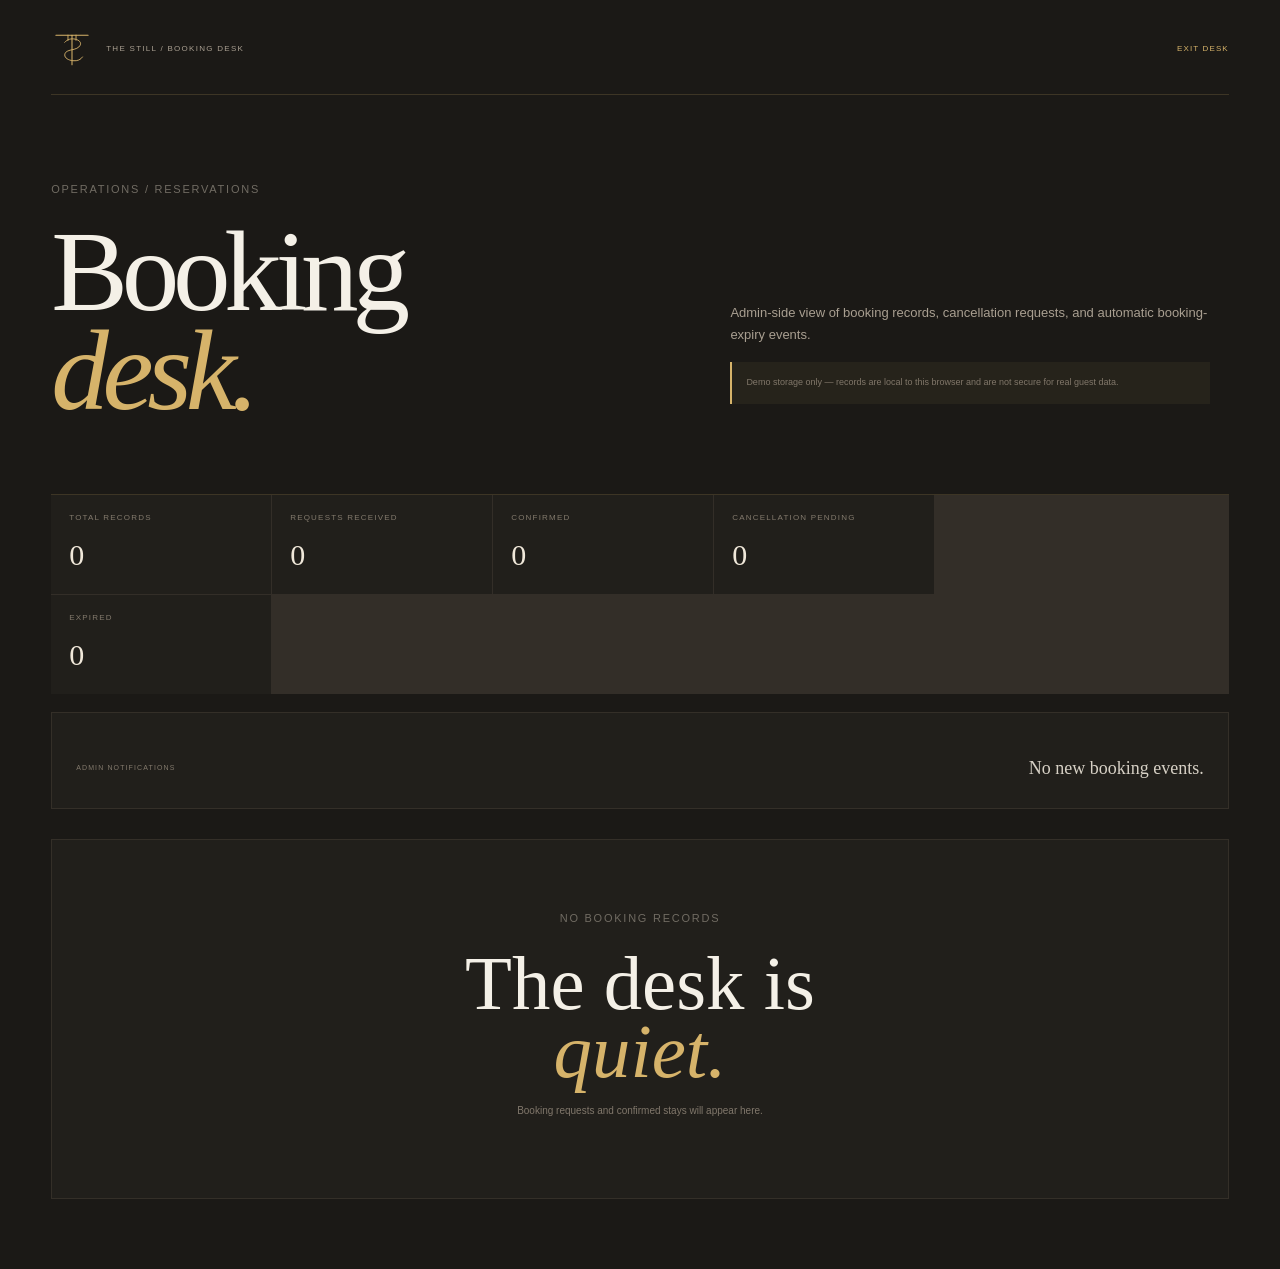
<file: admin-bookings.html>
<!doctype html>
<html lang="en">
<head>
  <meta charset="utf-8">
  <meta name="viewport" content="width=device-width, initial-scale=1">
  <meta name="description" content="The Still Hotel booking desk — front-end demo.">
  <meta name="theme-color" content="#1b1916">
  <title>Admin Booking Desk — The Still Hotel</title>
  <meta name="robots" content="noindex, nofollow">
    <link rel="icon" href="assets/logo-still.svg" type="image/svg+xml">
<link rel="stylesheet" href="css/style.css">
  <link rel="stylesheet" href="css/booking-management.css">
</head>
<body class="page-admin-bookings">
<main class="admin-booking-page">
  <header class="admin-booking-header">
    <a class="admin-booking-brand" href="index.html" aria-label="Back to The Still Hotel">
      <img src="assets/logo-still.svg" alt="">
      <span>THE STILL / BOOKING DESK</span>
    </a>
    <a class="admin-booking-home" href="index.html">Exit desk</a>
  </header>

  <section class="admin-booking-intro">
    <div>
      <p class="eyebrow">Operations / Reservations</p>
      <h1>Booking<br><em>desk.</em></h1>
    </div>
    <div>
      <p>Admin-side view of booking records, cancellation requests, and automatic booking-expiry events.</p>
      <p class="admin-demo-warning">Demo storage only — records are local to this browser and are not secure for real guest data.</p>
    </div>
  </section>

  <section class="admin-booking-table-section">
    <div class="admin-booking-stats" data-admin-stats></div>

    <div class="admin-notifications" data-admin-notifications aria-live="polite"></div>

    <div class="admin-booking-list" data-admin-booking-list aria-live="polite"></div>
  </section>
</main>

<script src="js/booking-flow.js" defer></script>
<script src="js/admin-bookings.js" defer></script>
</body>
</html>
</file>
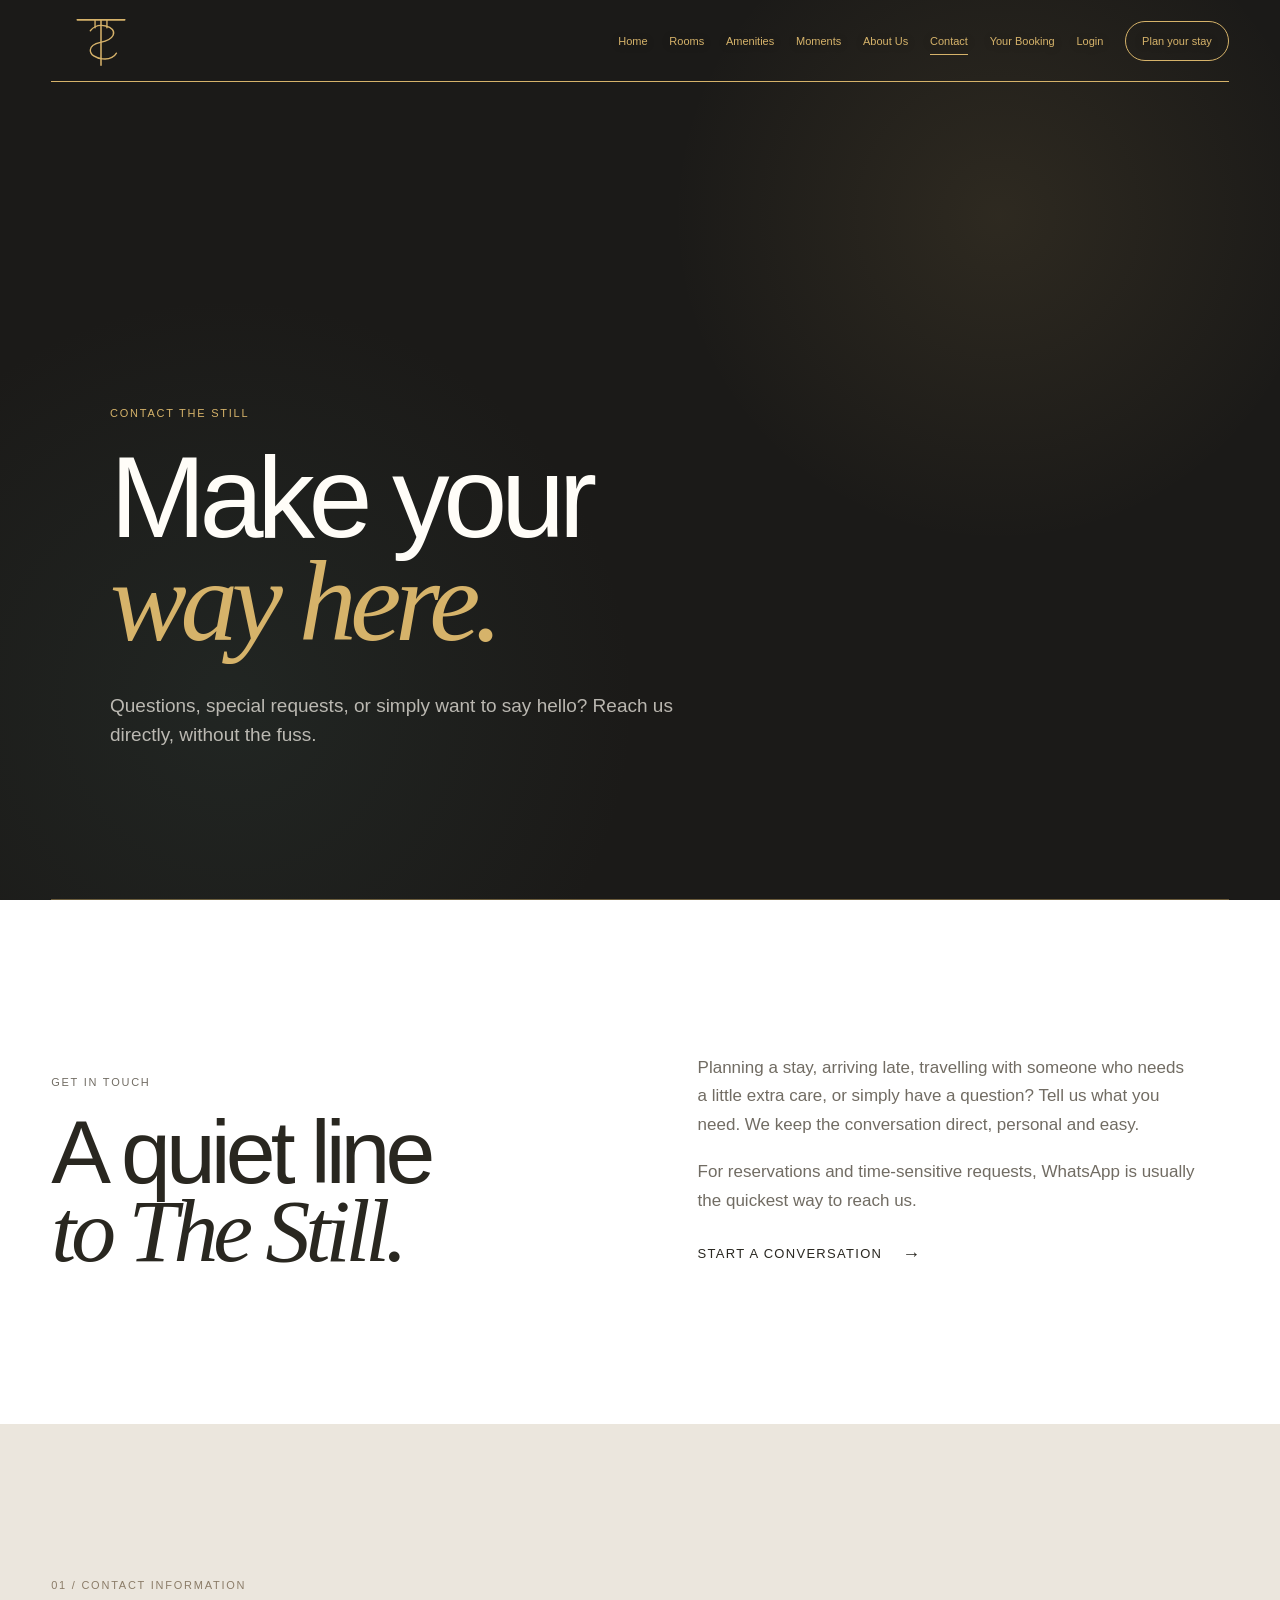
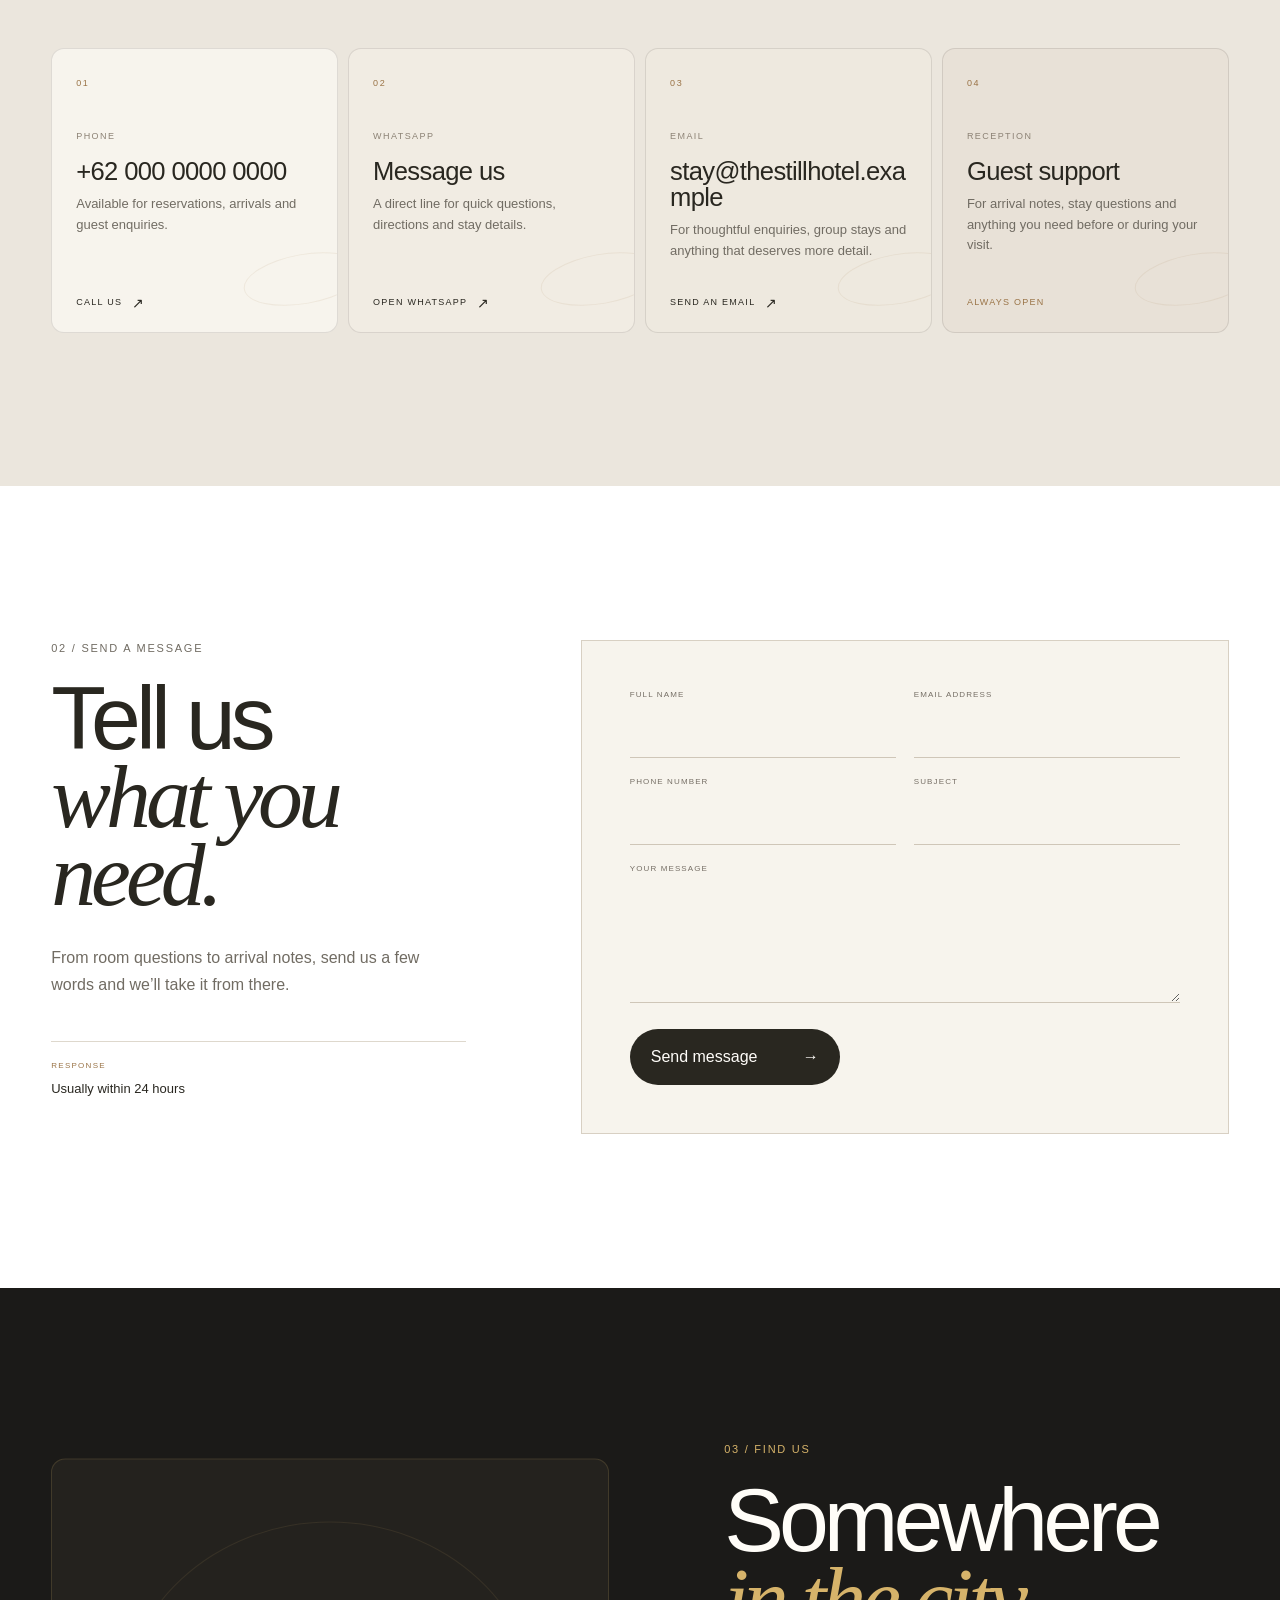
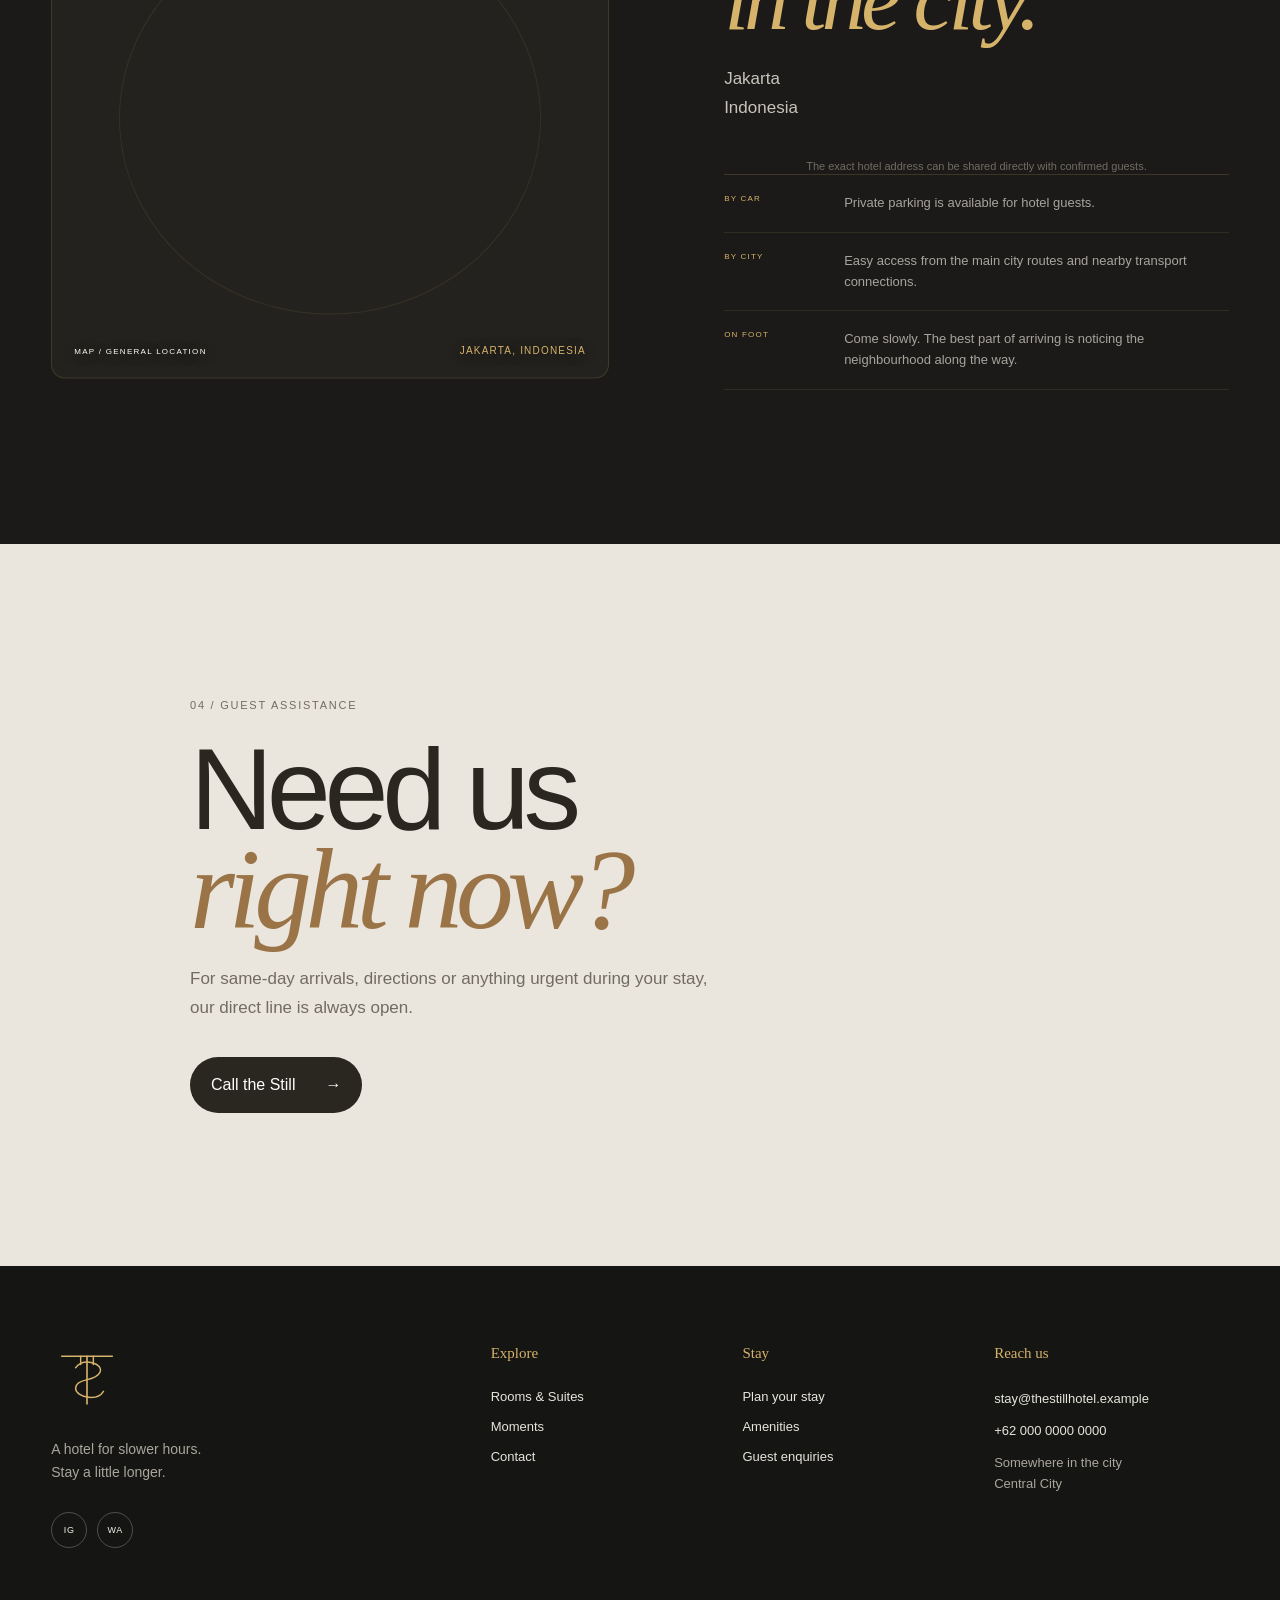
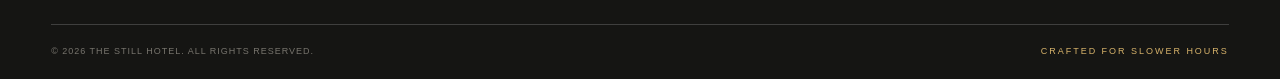
<file: contact.html>
<!doctype html>
<html lang="en">
<head>
  <meta charset="utf-8">
  <meta name="viewport" content="width=device-width, initial-scale=1">
  <meta name="description" content="Contact The Still Hotel for room availability, guest enquiries and your next stay.">
  <title>Contact — The Still Hotel</title>
  <link rel="canonical" href="https://budapesservices-dotcom.github.io/modern-hotel-booking/contact.html">
  <meta property="og:type" content="website">
  <meta property="og:site_name" content="The Still Hotel">
  <meta property="og:title" content="Contact — The Still Hotel">
  <meta property="og:description" content="Contact The Still Hotel for room availability, guest enquiries and your next stay.">
  <meta property="og:url" content="https://budapesservices-dotcom.github.io/modern-hotel-booking/contact.html">
  <meta property="og:image" content="https://images.unsplash.com/photo-1600607687920-4e2a09cf159d?auto=format&fit=crop&w=1200&q=84">
  <meta property="og:image:alt" content="The Still Hotel — a quiet hotel interior">
  <meta name="twitter:card" content="summary_large_image">
  <meta name="twitter:title" content="Contact — The Still Hotel">
  <meta name="twitter:description" content="Contact The Still Hotel for room availability, guest enquiries and your next stay.">
  <meta name="twitter:image" content="https://images.unsplash.com/photo-1600607687920-4e2a09cf159d?auto=format&fit=crop&w=1200&q=84">
  <link rel="preconnect" href="https://images.unsplash.com">
    <link rel="icon" href="assets/logo-still.svg" type="image/svg+xml">
<link rel="stylesheet" href="css/style.css">
</head>
<body class="page-contact">
<header class="site-header signature-header" data-header>
  <a class="brand" href="index.html" aria-label="The Still Hotel home">
    <img class="brand-logo" src="assets/logo-still.svg" alt="">
  </a>
  <nav id="site-nav" class="site-nav" data-nav>
    <a href="index.html">Home</a>
    <a href="rooms.html">Rooms</a>
    <a href="amenities.html">Amenities</a>
    <a href="gallery.html">Moments</a>
    <a href="about.html">About Us</a>
    <a href="contact.html" aria-current="page">Contact</a>
    <a href="your-booking.html">Your Booking</a>
    <a href="login.html">Login</a>
    <a class="nav-book" href="rooms.html">Plan your stay</a>
  </nav>
  <button class="menu-toggle" type="button" aria-expanded="false" aria-label="Open navigation" aria-controls="site-nav" data-menu-toggle>
    <span class="menu-icon" aria-hidden="true"><i></i><i></i><i></i></span>
  </button>
</header>


<main>

  <section class="page-hero section contact-page-hero">
    <div class="page-wrap narrow-hero">
      <p class="eyebrow">Contact The Still</p>
      <h1>Make your<br><em>way here.</em></h1>
      <p>Questions, special requests, or simply want to say hello? Reach us directly, without the fuss.</p>
    </div>
  </section>
<section class="contact-intro section">
    <div class="page-wrap contact-intro-grid">
      <div class="contact-intro-heading">
        <p class="eyebrow">Get in touch</p>
        <h2>A quiet line<br><em>to The Still.</em></h2>
      </div>
      <div class="contact-intro-copy">
        <p>Planning a stay, arriving late, travelling with someone who needs a little extra care, or simply have a question? Tell us what you need. We keep the conversation direct, personal and easy.</p>
        <p>For reservations and time-sensitive requests, WhatsApp is usually the quickest way to reach us.</p>
        <a class="text-link" href="https://wa.me/620000000000" target="_blank" rel="noopener">Start a conversation <span>→</span></a>
      </div>
    </div>
  </section>

  <section class="contact-details-section section">
    <div class="page-wrap">
      <div class="contact-section-label">
        <p class="eyebrow">01 / Contact information</p>
      </div>
      <div class="contact-details-grid">
        <article class="contact-detail-card">
          <span class="contact-detail-index">01</span>
          <p class="contact-detail-label">Phone</p>
          <h3 data-contact-phone>+62 000 0000 0000</h3>
          <p>Available for reservations, arrivals and guest enquiries.</p>
          <a class="contact-detail-action" href="tel:+620000000000">Call us <span>↗</span></a>
        </article>
        <article class="contact-detail-card">
          <span class="contact-detail-index">02</span>
          <p class="contact-detail-label">WhatsApp</p>
          <h3>Message us</h3>
          <p>A direct line for quick questions, directions and stay details.</p>
          <a class="contact-detail-action" href="https://wa.me/620000000000" target="_blank" rel="noopener">Open WhatsApp <span>↗</span></a>
        </article>
        <article class="contact-detail-card">
          <span class="contact-detail-index">03</span>
          <p class="contact-detail-label">Email</p>
          <h3 data-contact-email>stay@thestillhotel.example</h3>
          <p>For thoughtful enquiries, group stays and anything that deserves more detail.</p>
          <a class="contact-detail-action" href="mailto:stay@thestillhotel.example">Send an email <span>↗</span></a>
        </article>
        <article class="contact-detail-card">
          <span class="contact-detail-index">04</span>
          <p class="contact-detail-label">Reception</p>
          <h3>Guest support</h3>
          <p>For arrival notes, stay questions and anything you need before or during your visit.</p>
          <span class="contact-detail-note">Always open</span>
        </article>
      </div>
    </div>
  </section>

  <section class="contact-message-section section">
    <div class="page-wrap contact-message-grid">
      <div class="contact-message-copy">
        <p class="eyebrow">02 / Send a message</p>
        <h2>Tell us<br><em>what you need.</em></h2>
        <p>From room questions to arrival notes, send us a few words and we’ll take it from there.</p>
        <div class="contact-response-note">
          <span>RESPONSE</span>
          <strong>Usually within 24 hours</strong>
        </div>
      </div>

      <form class="contact-form" action="https://formsubmit.co/" method="POST" data-contact-form novalidate>
        <div class="contact-form-field">
          <label for="contact-name">Full name</label>
          <input id="contact-name" name="name" type="text" autocomplete="name" maxlength="120" required>
        </div>
        <div class="contact-form-field">
          <label for="contact-email">Email address</label>
          <input id="contact-email" name="email" type="email" autocomplete="email" maxlength="180" required>
        </div>
        <div class="contact-form-field">
          <label for="contact-phone">Phone number</label>
          <input id="contact-phone" name="phone" type="tel" autocomplete="tel" maxlength="80">
        </div>
        <div class="contact-form-field">
          <label for="contact-subject">Subject</label>
          <input id="contact-subject" name="subject" type="text" maxlength="180">
        </div>
        <div class="contact-form-field contact-form-field-full">
          <label for="contact-message">Your message</label>
          <textarea id="contact-message" name="message" rows="6" maxlength="5000" required></textarea>
        </div>
        <div class="contact-form-honeypot" aria-hidden="true">
          <label for="contact-website">Website</label>
          <input id="contact-website" name="_honey" type="text" tabindex="-1" autocomplete="off">
        </div>
        <input type="hidden" name="_subject" value="[The Still Hotel] New Guest Enquiry">
        <input type="hidden" name="_template" value="table">
        <div class="contact-form-submit">
          <button class="button button-dark" type="submit" data-contact-submit>Send message <span>→</span></button>
          <p class="contact-form-status" data-contact-status role="status" aria-live="polite"></p>
        </div>
      </form>
    </div>
  </section>

  <section class="contact-location-section section">
    <div class="page-wrap contact-location-grid">
      <div class="contact-location-visual contact-map-frame">
        <iframe
          title="The Still Hotel location map"
          src="https://www.google.com/maps?q=Jakarta%2C%20Indonesia&output=embed"
          loading="lazy" decoding="async"
          allowfullscreen
          referrerpolicy="no-referrer-when-downgrade"></iframe>
        <div class="contact-map-label">
          <span>MAP / GENERAL LOCATION</span>
          <strong>Jakarta, Indonesia</strong>
        </div>
      </div>
      <div class="contact-location-copy">
        <p class="eyebrow">03 / Find us</p>
        <h2>Somewhere<br><em>in the city.</em></h2>
        <p class="contact-address">Jakarta<br>Indonesia</p>
        <p class="micro-copy">The exact hotel address can be shared directly with confirmed guests.</p>
        <div class="contact-route-list">
          <div><span>BY CAR</span><p>Private parking is available for hotel guests.</p></div>
          <div><span>BY CITY</span><p>Easy access from the main city routes and nearby transport connections.</p></div>
          <div><span>ON FOOT</span><p>Come slowly. The best part of arriving is noticing the neighbourhood along the way.</p></div>
        </div>
      </div>
    </div>
  </section>

  <section class="contact-cta section">
    <div class="page-wrap contact-assistance">
      <p class="eyebrow">04 / Guest assistance</p>
      <h2>Need us<br><em>right now?</em></h2>
      <p>For same-day arrivals, directions or anything urgent during your stay, our direct line is always open.</p>
      <a class="button button-dark" href="tel:+620000000000">Call the Still <span>→</span></a>
    </div>
  </section>
</main>

<aside class="booking-drawer" aria-hidden="true" data-booking-drawer>
  <div class="booking-backdrop" data-booking-close></div>
  <div class="booking-panel" role="dialog" aria-modal="true" aria-labelledby="booking-title">
    <div class="booking-head"><p class="eyebrow">Private booking / Direct line</p><button class="close-button booking-close-button" type="button" aria-label="Close booking" data-booking-close><span aria-hidden="true">×</span></button></div>
    <h2 id="booking-title">Make time<br><em>for yourself.</em></h2>
    <div class="booking-fields"><label>Check-in<input type="date" data-booking-checkin></label><label>Check-out<input type="date" data-booking-checkout></label><label>Guests<select data-booking-guests><option>1</option><option selected>2</option><option>3</option><option>4</option></select></label></div>
    <div class="booking-summary"><span data-booking-summary>Choose your dates.</span><strong>WhatsApp</strong></div>
    <button class="button button-dark button-full" type="button" data-book-now>Review booking <span>→</span></button>
    <p class="micro-copy">No payment is taken here. We’ll confirm availability with you directly.</p>
  </div>
</aside>

<script src="js/contact-config.js" defer></script>
<script src="js/hero-config.js" defer></script>
<script src="js/booking-flow.js" defer></script>
<script src="js/navigation.js" defer></script>
<script src="js/motion.js" defer></script>
<script src="js/main.js" defer></script>
<script src="js/contact-form.js" defer></script>

<footer class="site-footer">
  <div class="page-wrap footer-main">
    <div class="footer-brand-col">
      <a class="footer-logo" href="index.html" aria-label="The Still Hotel home">
        <img src="assets/logo-still.svg" alt="">
      </a>
      <p class="footer-motto">A hotel for slower hours.<br>Stay a little longer.</p>
      <div class="footer-socials" aria-label="Social links">
        <span class="footer-social-placeholder" aria-label="Instagram">ig</span>
        <span class="footer-social-placeholder" aria-label="WhatsApp">wa</span>
      </div>
    </div>

    <nav class="footer-column" aria-label="Explore">
      <span class="footer-label">Explore</span>
      <a href="rooms.html">Rooms &amp; Suites</a>
      <a href="gallery.html">Moments</a>
      <a href="contact.html">Contact</a>
    </nav>

    <nav class="footer-column" aria-label="Stay">
      <span class="footer-label">Stay</span>
      <a href="rooms.html" class="footer-action">Plan your stay</a>
      <a href="amenities.html">Amenities</a>
      <a href="contact.html">Guest enquiries</a>
    </nav>

    <div class="footer-column footer-reach">
      <span class="footer-label">Reach us</span>
      <a href="mailto:stay@thestillhotel.example">stay@thestillhotel.example</a>
      <a href="https://wa.me/620000000000" target="_blank" rel="noopener">+62 000 0000 0000</a>
      <p>Somewhere in the city<br>Central City</p>
    </div>
  </div>

  <div class="page-wrap footer-bottom">
    <span>© 2026 The Still Hotel. All rights reserved.</span>
    <span>CRAFTED FOR SLOWER HOURS</span>
  </div>
</footer>

</body>
</html>
</file>
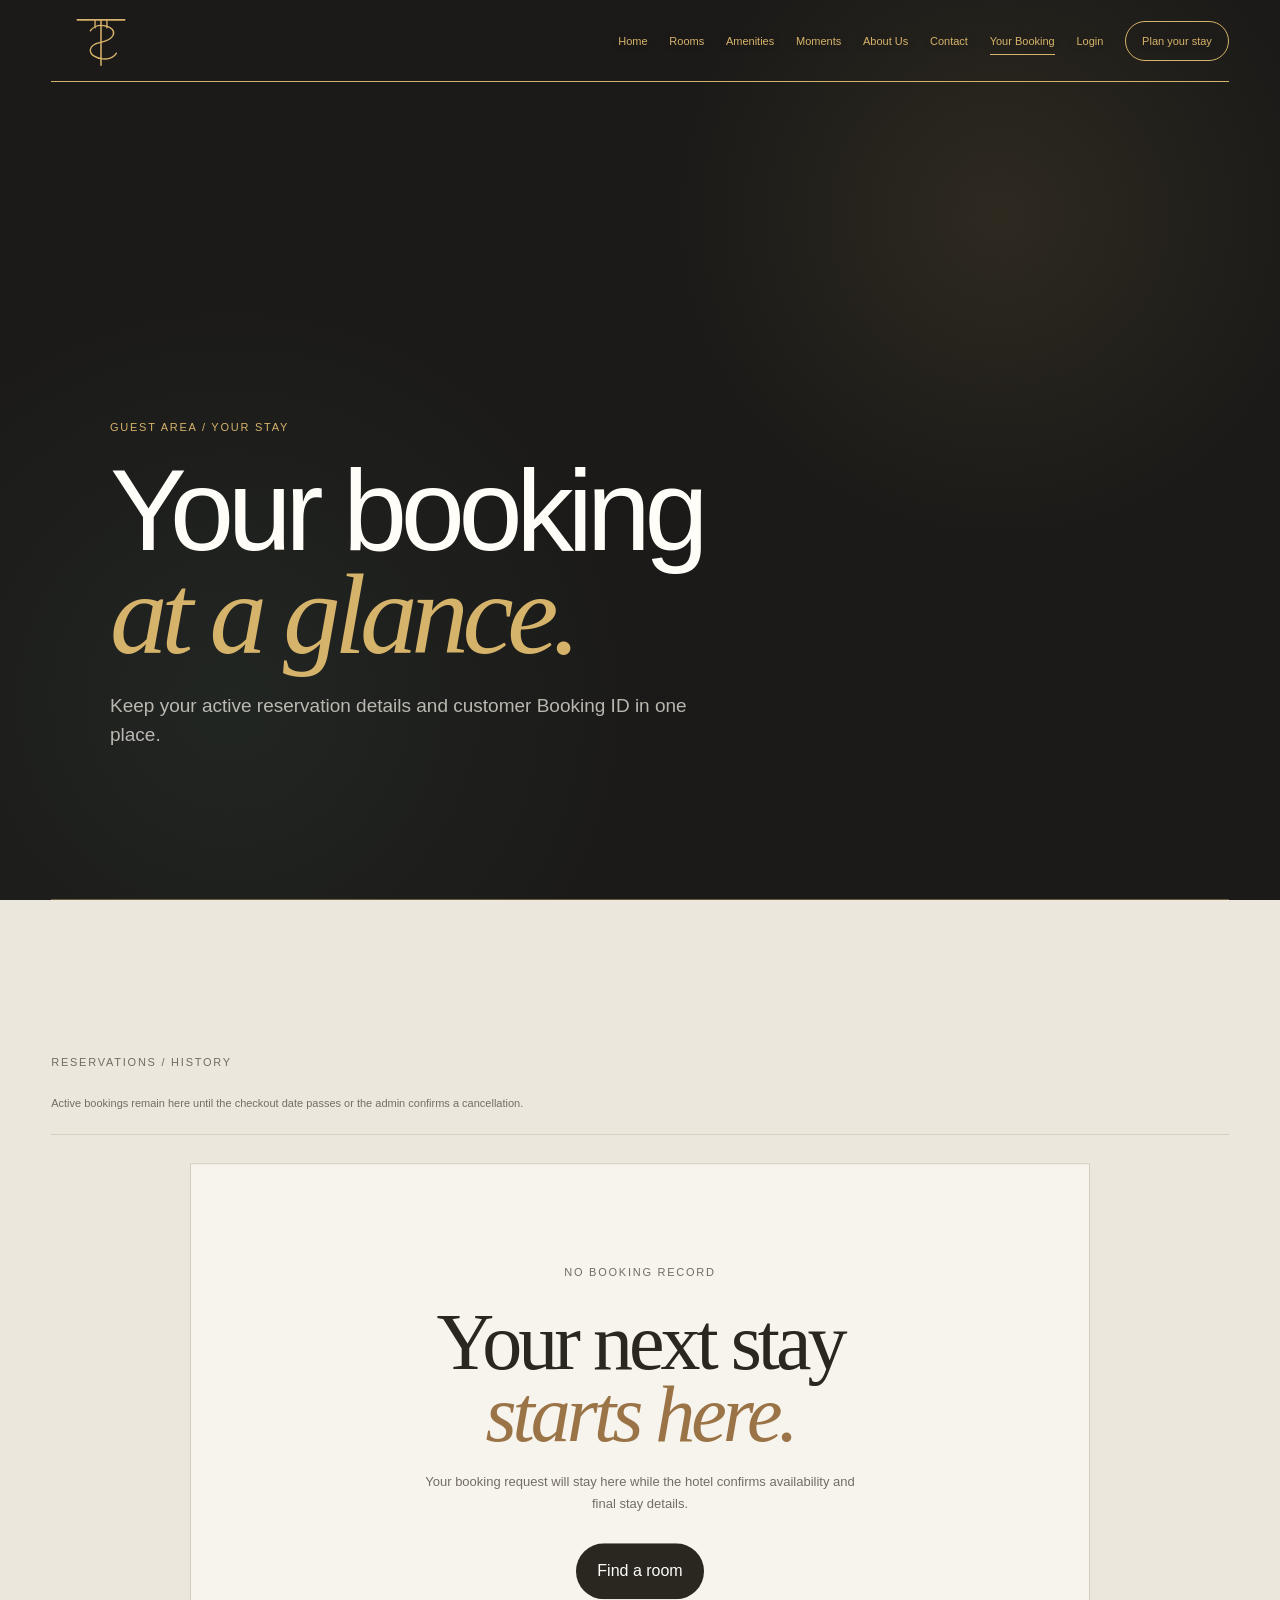
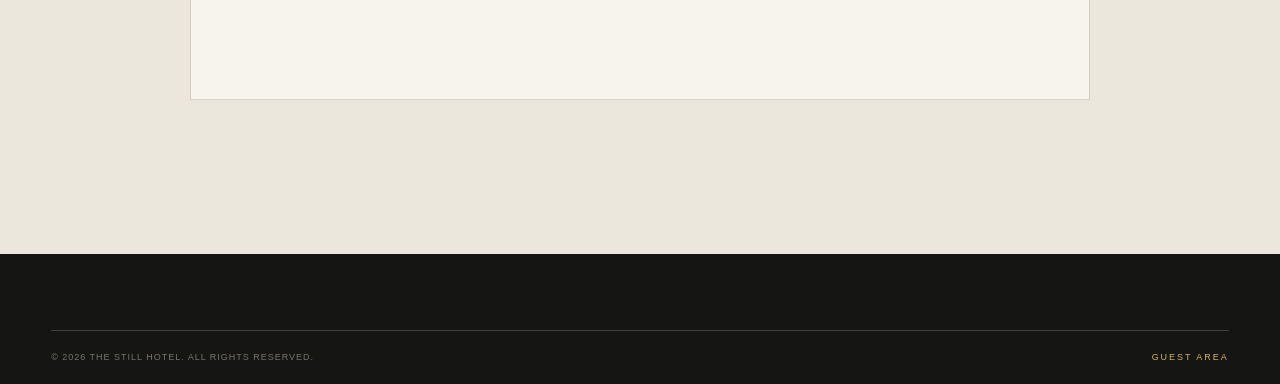
<file: your-booking.html>
<!doctype html>
<html lang="en">
<head>
  <meta charset="utf-8">
  <meta name="viewport" content="width=device-width, initial-scale=1">
  <meta name="description" content="Your active bookings at The Still Hotel.">
  <meta name="theme-color" content="#f7f4ed">
  <title>Your Booking — The Still Hotel</title>
  <meta name="robots" content="noindex, nofollow">
    <link rel="icon" href="assets/logo-still.svg" type="image/svg+xml">
<link rel="stylesheet" href="css/style.css">
  <link rel="stylesheet" href="css/booking-management.css">
</head>
<body class="page-your-booking">
<header class="site-header signature-header" data-header>
  <a class="brand" href="index.html" aria-label="The Still Hotel home">
    <img class="brand-logo" src="assets/logo-still.svg" alt="">
  </a>
  <nav id="site-nav" class="site-nav" data-nav>
    <a href="index.html">Home</a>
    <a href="rooms.html">Rooms</a>
    <a href="amenities.html">Amenities</a>
    <a href="gallery.html">Moments</a>
    <a href="about.html">About Us</a>
    <a href="contact.html">Contact</a>
    <a href="your-booking.html" aria-current="page">Your Booking</a>
    <a href="login.html">Login</a>
    <a class="nav-book" href="rooms.html">Plan your stay</a>
  </nav>
  <button class="menu-toggle" type="button" aria-expanded="false" aria-label="Open navigation" aria-controls="site-nav" data-menu-toggle>
    <span class="menu-icon" aria-hidden="true"><i></i><i></i><i></i></span>
  </button>
</header>

<main>
  <section class="page-hero your-booking-hero">
    <div class="page-wrap narrow-hero">
      <p class="eyebrow">Guest area / Your stay</p>
      <h1>Your booking<br><em>at a glance.</em></h1>
      <p>Keep your active reservation details and customer Booking ID in one place.</p>
    </div>
  </section>

  <section class="your-booking-section section">
    <div class="page-wrap">
      <div class="your-booking-history-head">
        <div>
          <p class="eyebrow">Reservations / History</p>
          <p class="your-booking-history-copy">
            Active bookings remain here until the checkout date passes or the admin confirms a cancellation.
          </p>
        </div>
        <button
          class="your-booking-delete-history"
          type="button"
          data-delete-booking-history
          hidden>
          Delete history
        </button>
      </div>

      <div class="your-booking-list" data-your-booking-list aria-live="polite"></div>
    </div>
  </section>
</main>

<footer class="site-footer">
  <div class="page-wrap footer-bottom">
    <span>© 2026 The Still Hotel. All rights reserved.</span>
    <span>GUEST AREA</span>
  </div>
</footer>

<script src="js/booking-flow.js" defer></script>
<script src="js/contact-config.js" defer></script>
<script src="js/navigation.js" defer></script>
<script src="js/motion.js" defer></script>
<script src="js/main.js" defer></script>
<script src="js/your-booking.js" defer></script>
</body>
</html>
</file>
<file: css/style.css>
/* Generated from css/*.css modules by scripts/build-css.mjs. */

:root{--paper:#f7f4ed;--white:#fffdf9;--ink:#292720;--muted:#716c63;--line:#ded8cd;--accent:#b09a7b;--accent-soft:#d8c7ad;--olive:#727668;--max:1440px;--pad:clamp(20px,4vw,64px);--ease:cubic-bezier(.2,.7,.2,1)}
*{box-sizing:border-box;-webkit-tap-highlight-color:transparent}html{scroll-behavior:smooth;overflow-x:hidden}body{margin:0;overflow-x:hidden;max-width:100%;background:var(--paper);color:var(--ink);font-family:"Helvetica Neue",Arial,sans-serif;font-size:16px;line-height:1.5}body.no-scroll{overflow:hidden}img{display:block;width:100%;height:100%;object-fit:cover}a{color:inherit;text-decoration:none}button,input,select{font:inherit}button{cursor:pointer}.page-wrap{width:min(100% - 2*var(--pad),var(--max));margin-inline:auto}.section{padding-block:clamp(90px,12vw,180px)}.eyebrow{margin:0 0 24px;font-size:11px;letter-spacing:.16em;text-transform:uppercase;color:var(--muted)}em{font-family:Georgia,"Times New Roman",serif;font-weight:400}
.site-header{position:fixed;z-index:30;top:0;left:0;right:0;display:flex;align-items:center;justify-content:space-between;padding:26px var(--pad);transition:background .4s ease,color .4s ease,box-shadow .4s ease}.site-header.scrolled{background:rgba(247,244,238,.94);backdrop-filter:blur(14px);box-shadow:0 1px 0 rgba(0,0,0,.06)}.brand{display:inline-flex;align-items:center;justify-content:center;width:62px;height:62px;flex:0 0 62px;margin-left:42px;color:inherit}.brand-logo{display:block;width:60px;height:60px;object-fit:contain}.site-nav{display:flex;align-items:center;gap:32px;font-size:13px}.site-nav a{position:relative}.site-nav a:after{content:"";position:absolute;left:0;bottom:-6px;width:100%;height:1px;background:currentColor;transform:scaleX(0);transform-origin:right;transition:transform .35s var(--ease)}.site-nav a:hover:after,.site-nav a[aria-current="page"]:after{transform:scaleX(1);transform-origin:left}.nav-book{border:1px solid currentColor;border-radius:999px;padding:11px 16px;background:transparent;transition:background .35s ease,color .35s ease,border-color .35s ease,transform .3s var(--ease)}
.signature-header:not(.scrolled) .nav-book{background:var(--header-theme);color:#292720;border-color:var(--header-theme);text-shadow:none}
.signature-header.scrolled .nav-book{background:var(--ink);color:var(--white);border-color:var(--ink);text-shadow:none}

.signature-header:not(.scrolled) .nav-book:hover{background:var(--header-secondary,#183a59);color:#fff;border-color:var(--header-secondary,#183a59);transform:translateY(-1px)}
.signature-header.scrolled .nav-book:hover{background:var(--accent);color:var(--ink);border-color:var(--accent);transform:translateY(-1px)}.menu-toggle{display:none;position:relative;z-index:35;width:40px;height:40px;border:0;background:transparent;padding:8px;align-items:center;justify-content:center;color:inherit;cursor:pointer}.menu-icon{position:relative;width:24px;height:18px;display:block}.menu-icon i{position:absolute;left:0;width:24px;height:1px;background:currentColor;transform-origin:center;transition:transform .45s var(--ease),opacity .25s ease,background .8s ease}.menu-icon i:nth-child(1){top:1px}.menu-icon i:nth-child(2){top:8px}.menu-icon i:nth-child(3){top:15px}.menu-toggle[aria-expanded="true"] .menu-icon i:nth-child(1){transform:translateY(7px) rotate(45deg)}.menu-toggle[aria-expanded="true"] .menu-icon i:nth-child(2){opacity:0;transform:scaleX(0)}.menu-toggle[aria-expanded="true"] .menu-icon i:nth-child(3){transform:translateY(-7px) rotate(-45deg)}

.button{display:inline-flex;align-items:center;justify-content:space-between;gap:30px;padding:15px 20px;border:1px solid transparent;border-radius:999px;transition:transform .3s var(--ease),background .3s ease,color .3s ease}.button:hover{transform:translateY(-2px)}.button-light{background:var(--hero-button-bg);color:var(--hero-button-fg);transition:background .8s ease,color .8s ease,transform .3s var(--ease)}
.button-light:hover{background:var(--hero-secondary);color:var(--hero-fg)}.button-dark{background:var(--ink);color:var(--white)}.button-full{width:100%}.text-link{display:inline-flex;gap:20px;align-items:center;padding:0;border:0;background:transparent;font-size:13px;text-transform:uppercase;letter-spacing:.1em}.text-link span{font-size:18px}
.page-hero{padding-top:180px;padding-bottom:90px;background:#fff}.narrow-hero{max-width:1060px;margin-inline:auto}.narrow-hero h1{font-size:clamp(62px,9vw,130px);line-height:.9;letter-spacing:-.055em;font-weight:500;margin:0 0 38px}.narrow-hero>p:last-child{max-width:620px;font-size:19px;color:var(--muted)}.amenities{background:var(--paper)}.amenity-grid{display:grid;grid-template-columns:repeat(3,1fr);border-top:1px solid var(--line)}.amenity-grid>div{padding:28px 32px 30px 0;border-bottom:1px solid var(--line)}.amenity-grid>div:nth-child(3n+2),.amenity-grid>div:nth-child(3n+3){padding-left:32px;border-left:1px solid var(--line)}.amenity-grid strong{font-size:10px;letter-spacing:.12em;color:var(--muted)}.amenity-grid h3{font-size:26px;font-weight:400;margin:20px 0 6px}.amenity-grid p{color:var(--muted);margin:0}.price-box{border:1px solid var(--line);padding:clamp(30px,5vw,70px);max-width:900px}.price-box h2{font-size:clamp(44px,6vw,76px);margin:0 0 18px;font-weight:500;letter-spacing:-.04em}.price-box p:last-child{color:var(--muted)}
.contact-cta{background:#eae7df}.contact-cta h2{font-size:clamp(60px,10vw,135px);line-height:.88;letter-spacing:-.055em;font-weight:500;margin:0 0 50px}
.site-footer{
  background:#151513;
  color:#f5f3ed;
  padding-top:76px;
}
.footer-main{
  display:grid;
  grid-template-columns:2fr 1fr 1fr 1.25fr;
  gap:clamp(30px,5vw,88px);
  padding-bottom:76px;
}
.footer-brand-col{
  min-width:0;
}
.footer-logo{
  width:72px;
  height:72px;
  display:flex;
  align-items:center;
  justify-content:center;
  margin-bottom:24px;
}
.footer-logo img{
  width:66px;
  height:66px;
  object-fit:contain;
}
.footer-motto{
  margin:0;
  max-width:270px;
  color:#aaa69d;
  font-size:14px;
  line-height:1.65;
}
.footer-socials{
  display:flex;
  gap:10px;
  margin-top:28px;
}
.footer-socials a,
.footer-socials .footer-social-placeholder{
  width:36px;
  height:36px;
  display:grid;
  place-items:center;
  border:1px solid rgba(255,255,255,.24);
  border-radius:50%;
  color:#f5f3ed;
  font-size:9px;
  letter-spacing:.08em;
  text-transform:uppercase;
  transition:color .3s ease,border-color .3s ease,transform .3s var(--ease);
}
.footer-socials .footer-social-placeholder{
  cursor:default;
}
.footer-socials a:hover{
  color:var(--accent);
  border-color:var(--accent);
  transform:translateY(-2px);
}
.footer-column{
  display:flex;
  flex-direction:column;
  align-items:flex-start;
  gap:10px;
}
.footer-label{
  margin-bottom:12px;
  color:#d6b26a;
  font-family:Georgia,"Times New Roman",serif;
  font-size:15px;
  font-weight:400;
}
.footer-column a,
.footer-action{
  padding:0;
  border:0;
  background:transparent;
  color:#e7e4dc;
  font-size:13px;
  line-height:1.55;
  text-align:left;
  transition:color .25s ease;
}
.footer-column a:hover,
.footer-action:hover{
  color:var(--accent);
}
.footer-reach{
  gap:12px;
}
.footer-reach p{
  margin:0;
  color:#aaa69d;
  font-size:13px;
  line-height:1.6;
}
.footer-bottom{
  display:flex;
  justify-content:space-between;
  align-items:center;
  gap:30px;
  border-top:1px solid rgba(255,255,255,.18);
  padding-block:20px;
  color:#77746d;
  font-size:9px;
  letter-spacing:.11em;
  text-transform:uppercase;
}
.footer-bottom span:last-child{
  color:#d6b26a;
  letter-spacing:.22em;
}

@media(max-width:899px){
  .footer-main{
    grid-template-columns:1fr 1fr;
    row-gap:52px;
  }
}
@media(max-width:599px){
  .site-footer{
    padding-top:54px;
  }
  .footer-main{
    grid-template-columns:1fr 1fr;
    gap:38px 24px;
    padding-bottom:48px;
  }
  .footer-brand-col{
    grid-column:1 / -1;
  }
  .footer-logo{
    width:58px;
    height:58px;
    margin-bottom:18px;
  }
  .footer-logo img{
    width:52px;
    height:52px;
  }
  .footer-motto{
    font-size:13px;
    max-width:240px;
  }
  .footer-socials{
    margin-top:20px;
  }
  .footer-socials a{
    width:32px;
    height:32px;
  }
  .footer-label{
    font-size:14px;
    margin-bottom:8px;
  }
  .footer-column a,
  .footer-action,
  .footer-reach p{
    font-size:12px;
  }
  .footer-bottom{
    flex-direction:column;
    align-items:flex-start;
    gap:8px;
    padding-block:16px;
    font-size:8px;
  }
}.booking-drawer{position:fixed;inset:0;z-index:100;visibility:hidden;pointer-events:none}.booking-drawer.open{visibility:visible;pointer-events:auto}.booking-backdrop{position:absolute;inset:0;background:rgba(16,15,13,.48);opacity:0;transition:opacity .45s ease}.booking-panel{position:absolute;right:0;top:0;height:100%;width:min(620px,100%);background:#f7f4ed;padding:clamp(26px,5vw,60px);transform:translateX(102%);transition:transform .55s var(--ease);overflow:auto}.booking-drawer.open .booking-backdrop{opacity:1}.booking-drawer.open .booking-panel{transform:translateX(0)}.booking-head{display:flex;justify-content:space-between;align-items:flex-start}.close-button{width:42px;height:42px;border:1px solid var(--line);border-radius:50%;background:transparent;font-size:28px;line-height:1}.booking-panel h2{font-size:clamp(48px,7vw,80px);line-height:.9;letter-spacing:-.05em;font-weight:500;margin:50px 0}.booking-fields{display:grid;grid-template-columns:1fr 1fr;gap:16px}.booking-fields label{display:grid;gap:8px;font-size:10px;letter-spacing:.12em;text-transform:uppercase;color:var(--muted)}.booking-fields label:last-child{grid-column:span 2}.booking-fields input,.booking-fields select{width:100%;border:1px solid var(--line);background:#fff;padding:16px 14px;color:var(--ink);outline:none}.booking-summary{display:flex;justify-content:space-between;align-items:center;border-block:1px solid var(--line);padding:22px 0;margin:30px 0;color:var(--muted);font-size:13px}.booking-summary strong{color:var(--ink);font-weight:400}.micro-copy{font-size:11px;color:var(--muted);text-align:center;margin:18px 0 0}.lightbox{position:fixed;inset:0;z-index:120;display:grid;place-items:center;padding:40px;background:rgba(10,10,9,.93);visibility:hidden;opacity:0;transition:opacity .3s ease,visibility .3s ease}.lightbox.open{visibility:visible;opacity:1}.lightbox img{width:auto;height:auto;max-width:min(92vw,1500px);max-height:84vh;object-fit:contain}.lightbox p{color:#fff;margin:16px 0 0;font-size:11px;letter-spacing:.12em;text-transform:uppercase}.lightbox-close{position:absolute;right:30px;top:30px;color:#fff;border-color:rgba(255,255,255,.25)}
.reveal{opacity:0;transform:translateY(28px);transition:opacity .9s ease,transform .9s var(--ease)}.reveal.is-visible{opacity:1;transform:none}
@media(max-width:900px){.site-nav{position:absolute;top:72px;left:var(--pad);right:var(--pad);padding:20px;background:rgba(245,243,238,.98);border:1px solid var(--line);display:none;flex-direction:column;align-items:stretch;gap:18px}.site-nav.open{display:flex}.menu-toggle{display:flex}.amenity-grid{grid-template-columns:1fr 1fr}.amenity-grid>div:nth-child(3n+2),.amenity-grid>div:nth-child(3n+3){padding-left:0;border-left:0}.amenity-grid>div:nth-child(2n){padding-left:24px;border-left:1px solid var(--line)}}
@media(max-width:560px){:root{--pad:20px}.site-header{padding-block:20px}.signature-header{padding-block:14px}.brand{font-size:11px}.section{padding-block:80px}.amenity-grid{grid-template-columns:1fr}.amenity-grid>div:nth-child(2n){padding-left:0;border-left:0}.footer-bottom{flex-direction:column;gap:8px}.booking-fields{grid-template-columns:1fr}.booking-fields label:last-child{grid-column:auto}.booking-panel{padding:24px 20px}.booking-panel h2{margin:36px 0}.narrow-hero h1{font-size:clamp(54px,15vw,82px)}}
@media(prefers-reduced-motion:reduce){html{scroll-behavior:auto}.reveal{opacity:1;transform:none;transition:none}.image-frame img{transition:none}}
:focus-visible{outline:2px solid currentColor;outline-offset:4px}

/* =========================================================
   SIGNATURE HOMEPAGE / TIME AS INTERFACE
   ========================================================= */
.signature-header{
  --header-theme:var(--ink);
  --header-secondary:#183a59;
  color:var(--header-theme);
  overflow:visible;
  padding:11px var(--pad);
  transition:color .8s ease,background .4s ease,box-shadow .4s ease
}
.signature-header:after{content:"";position:absolute;left:var(--pad);right:var(--pad);bottom:0;height:1px;background:var(--header-theme);transform:scaleX(.12);transform-origin:center;opacity:0;transition:background .8s ease,transform .6s var(--ease),opacity .45s ease}
.signature-header.hero-visible:not(.scrolled):after{animation:headerRuleIn 1.2s cubic-bezier(.2,.7,.2,1) .12s forwards}
.signature-header:not(.hero-visible):after{transform:scaleX(.12);opacity:0}
.signature-header.scrolled:after{background:rgba(41,39,32,.14)}
.signature-header.scrolled{color:var(--ink)}
.signature-header:not(.scrolled)[data-tone="morning"]{--header-theme:#f0c56e;--header-secondary:#183a59}
.signature-header:not(.scrolled)[data-tone="afternoon"]{--header-theme:#e28a67;--header-secondary:#174f49}
.signature-header:not(.scrolled)[data-tone="blue-hour"]{--header-theme:#e5c36e;--header-secondary:#263b69}
.signature-header:not(.scrolled)[data-tone="night"]{--header-theme:#d99568;--header-secondary:#3f2547}
.signature-header:not(.scrolled){
  background:transparent;
  backdrop-filter:none;
  box-shadow:none;
}
.signature-header:not(.scrolled) .brand,
.signature-header:not(.scrolled) .site-nav a,
.signature-header:not(.scrolled) .menu-toggle{
  color:var(--header-theme);
  text-shadow:0 1px 9px rgba(0,0,0,.28);
}
.signature-header:not(.scrolled) .nav-book{
  background:transparent;
  color:var(--header-theme);
  border-color:currentColor;
}
.signature-header:not(.scrolled) .nav-book:hover{
  background:var(--header-theme);
  color:var(--header-secondary);
  border-color:var(--header-theme);
}
@keyframes headerRuleIn{from{transform:scaleX(.12);opacity:0}22%{opacity:1}to{transform:scaleX(1);opacity:1}}
.signature-header .nav-book{border-color:currentColor}
.signature-header .site-nav .nav-book:after{display:none}
.signature-hero{position:relative;height:100dvh;min-height:100svh;overflow:hidden;background:#24231e;color:var(--hero-fg);--hero-theme:#d6b36a;--hero-secondary:#183a59;--hero-fg:#fffdf8;--hero-button-bg:#d6b36a;--hero-button-fg:#183a59}
.signature-hero[data-tone="morning"]{--hero-theme:#d6b36a;--hero-secondary:#183a59;--hero-button-bg:#d6b36a;--hero-button-fg:#183a59}
.signature-hero[data-tone="afternoon"]{--hero-theme:#d77b63;--hero-secondary:#174f49;--hero-button-bg:#d77b63;--hero-button-fg:#174f49}
.signature-hero[data-tone="blue-hour"]{--hero-theme:#e6b15d;--hero-secondary:#263b69;--hero-button-bg:#e6b15d;--hero-button-fg:#263b69}
.signature-hero[data-tone="night"]{--hero-theme:#c77a5a;--hero-secondary:#3f2547;--hero-button-bg:#c77a5a;--hero-button-fg:#3f2547}

.hero-scenes,.hero-scene,.hero-wash,.hero-grain{position:absolute;inset:0}
.hero-scene{opacity:0;filter:brightness(.72) saturate(.92);transform:scale(1.055);transition:opacity .9s ease,transform 3.6s linear,filter .9s ease}
.hero-scene img{display:block;width:100%;height:100%;object-fit:cover;object-position:center;user-select:none;-webkit-user-drag:none}
.hero-scene.is-active{opacity:1;transform:scale(1)}
.hero-wash{background:linear-gradient(90deg,rgba(12,11,9,.78),rgba(12,11,9,.28) 54%,rgba(12,11,9,.46)),linear-gradient(0deg,rgba(12,11,9,.64),rgba(12,11,9,.14) 48%,transparent 72%)}
.signature-hero-inner{position:relative;z-index:2;height:100%;min-height:100svh;padding-top:30px;padding-bottom:30px;display:grid;grid-template-rows:1fr auto}
.signature-headline{align-self:center;max-width:760px;padding:3vh 0 4vh;transform:translateY(6vh)}
.hero-overline{display:flex;align-items:center;gap:11px;margin:0 0 20px;font-size:9px;letter-spacing:.2em;text-transform:uppercase;color:#fffdf8;text-shadow:0 1px 10px rgba(0,0,0,.4);transition:color .8s ease}
.hero-overline i{width:24px;height:1px;background:var(--hero-theme);box-shadow:0 1px 8px rgba(0,0,0,.3);transition:background .8s ease}
.signature-headline h1{font-size:clamp(58px,8vw,122px);line-height:.86;letter-spacing:-.048em;font-weight:400;margin:0;color:#fffdf8;text-shadow:0 2px 20px rgba(0,0,0,.42);transition:color .8s ease}
.signature-headline h1 em{font-family:Georgia,"Times New Roman",serif;font-weight:400;font-style:italic;color:var(--hero-theme);transition:color .8s ease}
.hero-lede{max-width:410px;font-size:clamp(15px,1.25vw,18px);line-height:1.5;color:var(--hero-fg);text-shadow:0 1px 12px rgba(0,0,0,.34);margin:32px 0 28px;transition:color .8s ease}
.hero-cta-row{display:flex;align-items:center;gap:10px;flex-wrap:wrap}
.button-outline-light{border-color:var(--hero-theme);color:var(--hero-theme);background:rgba(255,255,255,.04);backdrop-filter:blur(8px);transition:border-color .8s ease,color .8s ease,background .3s ease,transform .3s var(--ease)}
.button-outline-light:hover{border-color:var(--hero-secondary);color:var(--hero-secondary);background:var(--hero-theme)}
.time-rail{position:absolute;z-index:3;right:0;top:50%;transform:translateY(-42%);width:220px}
.time-rail>p{font-size:9px;letter-spacing:.16em;margin:0 0 18px;color:rgba(255,255,255,.72);text-shadow:0 1px 10px rgba(0,0,0,.24);transition:color .8s ease}
.time-track{border-left:1px solid color-mix(in srgb,var(--hero-theme) 76%,white 24%);display:grid;transition:border-color .8s ease}
.time-stop{position:relative;background:none;border:0;color:rgba(255,255,255,.80);text-shadow:0 1px 10px rgba(0,0,0,.4);padding:9px 0 9px 19px;text-align:left;display:grid;gap:2px;transition:color .35s ease}
.time-stop:before{content:"";position:absolute;left:-4px;top:17px;width:7px;height:7px;border-radius:50%;background:rgba(255,255,255,.35);transition:transform .35s ease,background .8s ease}
.time-stop span{font-size:11px;letter-spacing:.1em}
.time-stop small{font-size:8px;letter-spacing:.14em}
.time-stop.is-active{color:var(--hero-theme);text-shadow:0 1px 10px rgba(0,0,0,.45)}
.time-stop.is-active:before{background:var(--hero-theme);transform:scale(1.55)}
.time-story{position:relative;min-height:100svh;display:grid;align-items:center;background:#2f2e28;color:#fff;overflow:hidden}


.time-story:after{content:"";position:absolute;inset:0;background:linear-gradient(90deg,rgba(40,38,31,.72),rgba(40,38,31,.16) 64%,rgba(40,38,31,.30))}






.rooms-preview{
  background:#ebe7df;
  position:relative;
}
.rooms-preview:before,
.rooms-preview:after{
  content:"";
  position:absolute;
  left:var(--pad);
  right:var(--pad);
  height:1px;
  background:rgba(41,39,32,.08);
  pointer-events:none;
}
.rooms-preview:before{top:0}
.rooms-preview:after{bottom:0}
.find-room-wrap{position:relative}
.find-room-intro{
  display:grid;
  grid-template-columns:minmax(0,1.15fr) minmax(260px,.85fr);
  gap:clamp(40px,8vw,140px);
  align-items:end;
  margin-bottom:clamp(56px,7vw,88px);
}
.find-room-intro h2{
  font-size:clamp(64px,7.5vw,108px);
  line-height:.84;
  letter-spacing:-.06em;
  font-weight:500;
  margin:0;
}
.find-room-note{
  max-width:390px;
  padding-bottom:4px;
}
.find-room-note p{
  margin:0 0 26px;
  color:var(--muted);
  font-size:14px;
  line-height:1.65;
}
.find-room-note .text-link{
  color:var(--ink);
  transition:color .3s ease;
}
.find-room-note .text-link span{
  transition:color .3s ease,transform .3s var(--ease);
}
.find-room-note .text-link:hover{
  color:var(--accent);
}
.find-room-note .text-link:hover span{
  color:var(--accent);
  transform:translateX(4px);
}
.suite-carousel{position:relative}
.suite-viewport{
  width:100%;
  overflow:hidden;
}
.suite-track{
  display:flex;
  gap:clamp(14px,2.2vw,30px);
  align-items:flex-start;
  transform:translate3d(0,0,0);
  transition:transform .75s var(--ease);
}
.suite-slide{
  flex:0 0 min(54vw,680px);
  max-width:680px;
  opacity:.34;
  transform:scale(.94);
  transform-origin:center top;
  transition:opacity .65s ease,transform .75s var(--ease);
}
.suite-slide.is-active{
  opacity:1;
  transform:scale(1);
}
 .suite-image{
  display:block;
  position:relative;
  overflow:hidden;
  aspect-ratio:16/9;
  max-height:425px;
  background:#e7e2d8;
  border-radius:10px;
  isolation:isolate;
}
.suite-image:after{
  content:"";
  position:absolute;
  inset:0;
  border:1px solid rgba(255,255,255,.18);
  pointer-events:none;
}
.suite-image img{
  transition:transform 1.1s var(--ease);
}
.suite-slide.is-active .suite-image:hover img{
  transform:scale(1.025);
}
.suite-meta{
  display:flex;
  justify-content:space-between;
  gap:20px;
  margin-top:16px;
  color:var(--muted);
  font-size:9px;
  letter-spacing:.14em;
  text-transform:uppercase;
}
 .suite-slide h3{
  margin:18px 0 6px;
  font-size:clamp(30px,3.2vw,48px);
  line-height:.9;
  letter-spacing:-.05em;
  font-weight:500;
}
.suite-slide>p{
  margin:0;
  color:var(--muted);
  font-size:15px;
}
.suite-controls{
  display:flex;
  align-items:center;
  justify-content:space-between;
  margin-top:30px;
  padding-top:18px;
  border-top:1px solid var(--line);
}
.suite-counter{
  display:flex;
  align-items:center;
  gap:12px;
  color:var(--muted);
  font-size:9px;
  letter-spacing:.16em;
}
.suite-counter i{
  width:40px;
  height:1px;
  background:var(--line);
}
.suite-counter span:first-child{color:var(--ink)}
.suite-buttons{display:flex;gap:8px}
.suite-arrow{
  width:42px;
  height:42px;
  display:grid;
  place-items:center;
  border:1px solid var(--line);
  border-radius:50%;
  background:transparent;
  color:var(--ink);
  transition:background .3s ease,color .3s ease,border-color .3s ease,transform .3s var(--ease);
}
.suite-arrow:hover{
  background:var(--ink);
  border-color:var(--ink);
  color:var(--white);
  transform:translateY(-2px);
}
.hotel-experience{
  background:var(--white);
  position:relative;
  overflow:hidden;
}
.experience-head{
  display:grid;
  grid-template-columns:minmax(0,1fr) minmax(250px,.62fr);
  gap:clamp(40px,8vw,120px);
  align-items:end;
  margin-bottom:clamp(50px,7vw,82px);
}
.experience-head h2{
  margin:0;
  max-width:900px;
  font-size:clamp(58px,6.7vw,96px);
  line-height:.87;
  letter-spacing:-.055em;
  font-weight:500;
}
.experience-intro{
  max-width:380px;
  margin:0 0 3px;
  color:var(--muted);
  font-size:14px;
  line-height:1.7;
}
.experience-carousel{position:relative}
.experience-viewport{
  width:100%;
  overflow:hidden;
  padding-block:6px 18px;
}
.experience-track{
  display:flex;
  gap:16px;
  width:max-content;
  will-change:transform;
  transition:none;
}
.experience-card{
  flex:0 0 clamp(230px,24vw,330px);
  min-height:290px;
  padding:22px 22px 24px;
  display:flex;
  flex-direction:column;
  justify-content:space-between;
  border:1px solid #dfdbd2;
  border-radius:14px;
  background:#f7f5f0;
  box-shadow:0 10px 28px rgba(41,39,32,.045);
}
.experience-card-top{
  display:grid;
  grid-template-columns:1fr;
  justify-items:center;
  align-items:start;
  position:relative;
  min-height:84px;
}
.experience-card-top>span{
  position:absolute;
  top:0;
  left:0;
  font-size:9px;
  letter-spacing:.16em;
  color:var(--muted);
}
.experience-icon{
  width:62px;
  height:62px;
  margin-top:6px;
  display:grid;
  place-items:center;
  color:#a47b43;
  border:1px solid #d9cbb7;
  border-radius:50%;
  background:#faf7f1;
  font-style:normal;
  box-shadow:0 6px 18px rgba(41,39,32,.06);
}
.experience-icon svg{
  width:28px;
  height:28px;
  fill:none;
  stroke:currentColor;
  stroke-width:1.35;
  stroke-linecap:round;
  stroke-linejoin:round;
}
.experience-card strong{
  display:block;
  max-width:250px;
  font-size:clamp(22px,2.1vw,31px);
  line-height:.96;
  letter-spacing:-.035em;
  font-weight:500;
}
.experience-card p{
  max-width:245px;
  margin:0;
  color:var(--muted);
  font-size:13px;
  line-height:1.6;
}
.experience-foot{
  display:flex;
  justify-content:space-between;
  align-items:center;
  padding-top:16px;
  border-top:1px solid rgba(41,39,32,.10);
  color:var(--muted);
  font-size:8px;
  letter-spacing:.14em;
  text-transform:uppercase;
}
.experience-status{
  display:flex;
  align-items:center;
  gap:7px;
}
.experience-status i{
  width:5px;
  height:5px;
  display:block;
  border-radius:50%;
  background:var(--accent);
  box-shadow:0 0 0 4px rgba(176,154,123,.13);
}
.experience-status b{
  color:var(--ink);
  font-weight:500;
}
@media(max-width:1100px) and (min-width:600px){
  .room-directory-row{
    grid-template-columns:42px 180px 90px minmax(0,1fr);
    grid-template-areas:
      "number image class main"
      "number image class action";
    column-gap:18px;
    row-gap:8px;
    align-items:center;
    min-height:188px;
    padding-block:16px;
  }
  .room-dir-number{grid-area:number}
  .room-dir-image{grid-area:image;width:180px;height:136px}
  .room-dir-class{grid-area:class;min-width:0}
  .room-dir-main{grid-area:main;min-width:0}
  .room-dir-action{
    grid-area:action;
    justify-self:start;
    white-space:nowrap;
    margin-top:2px;
  }
}
@media(max-width:1000px){
  .experience-head{
    grid-template-columns:1fr .8fr;
    gap:35px;
    margin-bottom:50px;
  }
  .experience-card{
    flex-basis:260px;
    min-height:260px;
  }
}
@media(max-width:599px){
  .experience-head{
    grid-template-columns:1fr;
    gap:20px;
    margin-bottom:34px;
  }
  .experience-head h2{font-size:clamp(50px,15vw,76px)}
  .experience-intro{font-size:13px;line-height:1.6}
  .experience-track{gap:10px}
  .experience-card{
    flex-basis:calc(100vw - 72px);
    min-height:230px;
    padding:18px;
    border-radius:11px;
  }
  .experience-card-top{min-height:70px}
  .experience-icon{width:52px;height:52px;margin-top:5px}
  .experience-icon svg{width:23px;height:23px}
  .experience-card strong{font-size:24px}
  .experience-card p{font-size:12px}
  .experience-foot{padding-top:13px}
}
.guest-notes-section{
  background:#ebe7df;
  position:relative;
  overflow:hidden;
}
.guest-notes-layout{
  display:grid;
  grid-template-columns:minmax(300px,.82fr) minmax(460px,1.18fr);
  gap:clamp(50px,9vw,140px);
  align-items:start;
}
.guest-notes-lead{
  position:sticky;
  top:120px;
}
.guest-notes-lead h2{
  margin:0 0 34px;
  font-size:clamp(66px,7.5vw,112px);
  line-height:.82;
  letter-spacing:-.06em;
  font-weight:500;
}
.guest-notes-lead>p:last-child{
  max-width:360px;
  margin:0;
  color:var(--muted);
  font-size:14px;
  line-height:1.7;
}
.guest-notes-list{
  border-top:1px solid var(--line);
}
.guest-note{
  position:relative;
  padding:34px 0 32px 52px;
  border-bottom:1px solid var(--line);
}
.guest-note-feature{
  padding-top:28px;
}
.guest-note-mark{
  position:absolute;
  left:0;
  top:28px;
  color:var(--accent);
  font-family:Georgia,"Times New Roman",serif;
  font-size:48px;
  line-height:.7;
}
.guest-note blockquote{
  max-width:690px;
  margin:0 0 22px;
  font-family:Georgia,"Times New Roman",serif;
  font-size:clamp(25px,2.6vw,40px);
  line-height:1.08;
  letter-spacing:-.025em;
}
.guest-note:not(.guest-note-feature) blockquote{
  font-size:clamp(22px,2.2vw,32px);
}
.guest-note-meta{
  display:flex;
  align-items:center;
  justify-content:space-between;
  gap:20px;
  max-width:690px;
  color:var(--muted);
  font-size:8px;
  letter-spacing:.14em;
  text-transform:uppercase;
}
.guest-note-meta>span:first-child{
  color:#8d887f;
}
.guest-rating{
  display:inline-flex;
  align-items:center;
  letter-spacing:.18em;
  font-size:11px;
}
.guest-rating b{
  color:#a77b43;
  font-weight:500;
}
.guest-rating i{
  color:#d8d5cf;
  font-style:normal;
}

@media(max-width:899px){
  .guest-notes-layout{
    grid-template-columns:1fr;
    gap:44px;
  }
  .guest-notes-lead{
    position:static;
  }
  .guest-notes-lead h2{
    font-size:clamp(56px,11vw,84px);
  }
  .guest-notes-list{
    display:grid;
    gap:14px;
    border-top:0;
  }
  .guest-note,
  .guest-note-feature{
    min-height:0;
    padding:26px 24px 24px 48px;
    border:1px solid var(--line);
    border-radius:12px;
    background:#f7f5f0;
  }
  .guest-note-mark{
    left:20px;
    top:24px;
    font-size:38px;
  }
  .guest-note blockquote,
  .guest-note:not(.guest-note-feature) blockquote{
    max-width:none;
    font-size:clamp(24px,4vw,34px);
  }
}

@media(max-width:599px){
  .guest-notes-section{
    padding-block:82px 96px;
  }
  .guest-notes-layout{
    gap:32px;
  }
  .guest-notes-lead h2{
    font-size:clamp(50px,15vw,74px);
    line-height:.86;
    margin-bottom:22px;
  }
  .guest-notes-lead>p:last-child{
    max-width:320px;
    font-size:13px;
    line-height:1.6;
  }
  .guest-notes-list{
    gap:10px;
  }
  .guest-note,
  .guest-note-feature{
    padding:22px 17px 18px 42px;
    border-radius:10px;
  }
  .guest-note-mark{
    left:15px;
    top:19px;
    font-size:32px;
  }
  .guest-note blockquote,
  .guest-note:not(.guest-note-feature) blockquote{
    font-size:22px;
    line-height:1.1;
    margin-bottom:20px;
  }
  .guest-note-meta{
    gap:10px;
    font-size:7px;
  }
  .guest-rating{
    font-size:10px;
    letter-spacing:.14em;
  }
}.final-call{
  position:relative;
  isolation:isolate;
  overflow:hidden;
  min-height:72vh;
  display:grid;
  place-items:center;
  color:#f6f2e9;
  background:#171613;
}
.final-call:before{
  content:"";
  position:absolute;
  inset:0;
  z-index:-2;
  background-image:var(--final-image);
  background-position:center;
  background-size:cover;
  transform:scale(1.035);
  filter:brightness(.42) saturate(.82) contrast(1.04);
  transition:background-image .2s ease,filter .6s ease,transform 1.6s var(--ease);
}
.final-call:after{
  content:"";
  position:absolute;
  inset:0;
  z-index:-1;
  background:
    linear-gradient(180deg,rgba(0,0,0,.58),rgba(0,0,0,.70)),
    radial-gradient(circle at 50% 45%,rgba(0,0,0,.10),rgba(0,0,0,.36));
  pointer-events:none;
}
.final-call-inner{
  position:relative;
  z-index:1;
  text-align:center;
}
.final-call .eyebrow{color:rgba(246,242,233,.62)}
.final-call h2{font-size:clamp(66px,10vw,144px);line-height:.86;letter-spacing:-.06em;font-weight:500;margin:0 0 44px;text-shadow:0 4px 28px rgba(0,0,0,.28)}
@media(max-width:1000px){
.find-room-intro{grid-template-columns:1fr .8fr;gap:40px;margin-bottom:56px}
.find-room-note{max-width:340px}
.suite-slide{flex-basis:min(66vw,620px)}
}
@media(max-width:599px){
.find-room-intro{grid-template-columns:1fr;gap:24px;margin-bottom:36px}
.find-room-intro h2{font-size:clamp(52px,15vw,78px)}
.find-room-note{max-width:100%}
.find-room-note p{font-size:13px;line-height:1.6;margin-bottom:20px}
.suite-viewport{overflow:visible}
.suite-track{gap:10px}
.suite-slide{flex-basis:min(82vw,360px);opacity:.24;transform:scale(.965)}
.suite-slide.is-active{opacity:1;transform:scale(1)}
.suite-image{aspect-ratio:4/3;max-height:270px}
.suite-meta{font-size:7px;margin-top:12px}
.suite-slide h3{font-size:29px;margin-top:14px}
.suite-slide>p{font-size:13px}
.suite-controls{margin-top:22px;padding-top:14px}
.suite-arrow{width:38px;height:38px}
}
@media(max-width:1000px){.time-rail{position:relative;top:auto;right:auto;transform:none;width:100%;margin-top:30px}.time-rail>p{display:none}.time-track{border-left:0;border-top:1px solid rgba(255,255,255,.25);grid-template-columns:repeat(4,1fr)}.time-stop{padding:16px 10px 8px 0}.time-stop:before{left:0;top:-4px}.time-stop small{white-space:nowrap}.signature-headline{padding-top:5vh;transform:translateY(-1vh)}}
@media(max-width:560px){.brand{width:48px;height:48px;flex-basis:48px;margin-left:20px}.brand-logo{width:46px;height:46px}.signature-hero-inner{padding-top:32px;padding-bottom:22px}.signature-headline{padding:5vh 0 2vh;transform:translateY(0)}.signature-headline h1{font-size:clamp(52px,17vw,84px);letter-spacing:-.038em;line-height:.9}.hero-lede{font-size:16px;margin:28px 0}.hero-cta-row{gap:8px}.hero-cta-row .button{width:100%}.time-track{grid-template-columns:repeat(2,1fr);row-gap:8px}.time-stop{padding:13px 0}.time-stop:before{display:none}.section-heading-row h2{font-size:clamp(50px,16vw,80px)}.final-call h2{font-size:clamp(58px,16vw,90px)}}
@media(max-width:560px){
  .signature-hero{width:100%;max-width:100%;height:100svh;min-height:100svh;overflow:hidden}
  .signature-hero-inner{width:calc(100% - 40px);max-width:none;min-width:0;height:100%;padding-top:78px;padding-bottom:18px;grid-template-rows:1fr auto}
  .hero-scenes,.hero-wash,.hero-grain{width:100%;height:100%;min-width:0}
  .hero-scene{width:100%;height:100%;min-width:0;background-position:center}
  .signature-headline{width:100%;max-width:100%;min-width:0;padding:3vh 0 1vh;transform:translateY(0)}
  .signature-headline h1{font-size:clamp(46px,15vw,74px);line-height:.9;letter-spacing:-.035em;max-width:100%;overflow-wrap:normal;word-break:normal}
  .hero-lede{max-width:300px;font-size:15px;line-height:1.45;margin:24px 0}
  .hero-cta-row{display:grid;grid-template-columns:1fr;width:min(100%,290px);gap:8px}
  .hero-cta-row .button{width:100%;min-width:0}
  .time-rail{position:relative;right:auto;top:auto;transform:none;width:100%;max-width:100%;min-width:0;margin-top:16px}
  .time-track{width:100%;grid-template-columns:repeat(2,minmax(0,1fr));gap:7px 18px}
  .time-stop{min-width:0;width:100%;padding:11px 0;text-align:left;overflow:hidden}
  .time-stop span,.time-stop small{min-width:0;overflow:hidden;text-overflow:ellipsis}
  .time-stop small{white-space:normal}
  .site-header{width:100%;max-width:100%;padding-inline:20px}
  .signature-header{padding-block:8px}
  .signature-header .brand{margin-left:0}
  .signature-header .menu-toggle{background:transparent;max-width:max-content}
  .site-nav{display:none !important}
  .site-nav.open{display:flex !important}
}
@media(prefers-reduced-motion:reduce){.signature-header:after{animation:none;transform:scaleX(1);opacity:1}.hero-scene,.hero-scene.is-active,}

/* =========================================================
   OUR STORY — THE BUILDING KEEPS TIME
   ========================================================= */
.our-story{background:var(--white);position:relative;overflow:hidden}
.story-architecture-grid{
  position:relative;
  min-height:min(86vh,900px);
  display:grid;
  grid-template-columns:minmax(300px,.88fr) minmax(460px,1.12fr);
  column-gap:clamp(48px,7vw,110px);
  align-items:center;
}
.story-architecture-copy{
  position:relative;
  z-index:3;
  padding:clamp(30px,6vw,82px) 0;
}
.story-label{
  display:flex;
  align-items:center;
  gap:18px;
  width:max-content;
  margin-bottom:clamp(34px,5vw,66px);
  color:var(--muted);
  font-size:9px;
  letter-spacing:.18em;
  text-transform:uppercase;
}
.story-label span:first-child{
  color:var(--accent);
  font-size:10px;
  letter-spacing:.1em;
}
.story-label:after{
  content:"";
  width:54px;
  height:1px;
  background:var(--line);
}
.story-title{
  max-width:650px;
  margin:0 0 36px;
  font-size:clamp(62px,7vw,116px);
  line-height:.84;
  letter-spacing:-.06em;
  font-weight:500;
}
.story-title em{font-style:italic}
.story-datum{
  display:flex;
  align-items:center;
  gap:14px;
  width:min(340px,72%);
  margin:0 0 30px;
}
.story-datum i{
  display:block;
  width:100%;
  height:1px;
  background:var(--accent);
  transform:scaleX(.28);
  transform-origin:left;
  transition:transform 1.2s var(--ease);
}
.story-datum span{
  display:block;
  width:5px;
  height:5px;
  border-radius:50%;
  background:var(--accent);
  flex:0 0 5px;
}
.reveal.is-visible .story-datum i{transform:scaleX(1)}
.story-lede{
  max-width:470px;
  margin:0 0 16px;
  font-size:clamp(20px,2vw,29px);
  line-height:1.26;
  letter-spacing:-.02em;
}
.story-text{
  max-width:455px;
  margin:0 0 30px;
  color:var(--muted);
  font-size:14px;
  line-height:1.7;
}
.story-link{
  margin-bottom:48px;
  color:var(--ink);
  transition:color .3s ease;
}
.story-link span{
  transition:transform .3s var(--ease),color .3s ease;
}
.story-link:hover{
  color:var(--accent);
}
.story-link:hover span{
  color:var(--accent);
  transform:translateX(4px);
}
.story-hours{
  display:flex;
  gap:clamp(20px,3vw,42px);
  padding-top:22px;
  border-top:1px solid var(--line);
  max-width:520px;
}
.story-hours .story-hour{
  appearance:none;
  display:grid;
  gap:4px;
  min-width:86px;
  padding:0;
  margin:0;
  border:0;
  background:transparent;
  color:var(--ink);
  text-align:left;
  cursor:pointer;
  touch-action:manipulation;
}
.story-hours .story-hour:focus-visible{
  outline:1px solid var(--accent);
  outline-offset:6px;
}
.story-hours .story-hour strong{

  font-size:12px;
  letter-spacing:.08em;
  font-weight:500;
}
.story-hours .story-hour small{
  font-size:8px;
  letter-spacing:.13em;
  color:var(--muted);
  text-transform:uppercase;
}
.story-hours .story-hour.is-active strong{
  color:var(--story-time-color);
}
.story-hour{
  --story-time-color:#8A7355;
}
.story-hour[data-moment="morning"]{--story-time-color:#B08A4B}
.story-hour[data-moment="afternoon"]{--story-time-color:#A46852}
.story-hour[data-moment="blue-hour"]{--story-time-color:#697A96}
.story-hour.is-active{
  position:relative;
}
.story-hour.is-active:after{
  content:"";
  position:absolute;
  left:0;
  bottom:-2px;
  width:26px;
  height:1px;
  background:var(--story-time-color);
}
.story-architecture-figure{
  position:relative;
  z-index:2;
  margin:0;
  min-width:0;
}
.story-architecture-image{
  position:relative;
  width:calc(100% + clamp(40px,7vw,120px));
  margin-right:calc(clamp(40px,7vw,120px) * -1);
  overflow:hidden;
  background:transparent;
  box-shadow:none;
}
.story-triptych{
  position:relative;
  width:100%;
  aspect-ratio:5/3;
  overflow:visible;
}
.story-triptych-stage{
  position:absolute;
  inset:0;
  opacity:0;
  visibility:hidden;
  pointer-events:none;
  transform:translate3d(0,10px,0) scale(.992);
  transition:opacity .62s var(--ease),transform .62s var(--ease),visibility 0s linear .62s;
  will-change:opacity,transform;
}
.story-triptych-stage.is-active{
  opacity:1;
  visibility:visible;
  transform:translate3d(0,0,0) scale(1);
  transition:opacity .62s var(--ease),transform .62s var(--ease),visibility 0s linear 0s;
}
.story-pane{
  position:absolute;
  top:0;
  display:block;
  overflow:hidden;
  width:calc((100% - 32px) / 5);
  height:76%;
  background-image:var(--story-stage-image);
  background-repeat:no-repeat;
  background-size:500% 100%;
  filter:saturate(.88) contrast(1.02);
  box-shadow:none;
  --panel-parallax:0px;
  transition:transform 1.05s var(--ease),filter 1.05s ease;
}
.story-pane-1{
  --panel-base:0px;
  left:0;
  background-position:left center;
  transform:translate3d(0,calc(var(--panel-base) + var(--panel-parallax)),0);
}
.story-pane-2{
  --panel-base:0px;
  left:calc((100% - 32px) / 5 + 8px);
  background-position:25% center;
  transform:translate3d(0,calc(var(--panel-base) + var(--panel-parallax)),0);
}
.story-pane-3{
  --panel-base:0px;
  left:calc(2 * ((100% - 32px) / 5 + 8px));
  background-position:50% center;
  transform:translate3d(0,calc(var(--panel-base) + var(--panel-parallax)),0);
}
.story-pane-4{
  --panel-base:0px;
  left:calc(3 * ((100% - 32px) / 5 + 8px));
  background-position:75% center;
  transform:translate3d(0,calc(var(--panel-base) + var(--panel-parallax)),0);
}
.story-pane-5{
  --panel-base:0px;
  right:0;
  background-position:right center;
  transform:translate3d(0,calc(var(--panel-base) + var(--panel-parallax)),0);
}
.story-architecture-figure:hover .story-pane{
  filter:saturate(.94) contrast(1.03);
}
.story-architecture-figure:hover .story-pane-1{transform:translate3d(0,calc(var(--panel-base) + var(--panel-parallax) - 4px),0)}
.story-architecture-figure:hover .story-pane-2{transform:translate3d(0,calc(var(--panel-base) + var(--panel-parallax) - 3px),0)}
.story-architecture-figure:hover .story-pane-3{transform:translate3d(0,calc(var(--panel-base) + var(--panel-parallax) - 4px),0)}
.story-architecture-figure:hover .story-pane-4{transform:translate3d(0,calc(var(--panel-base) + var(--panel-parallax) - 3px),0)}
.story-architecture-figure:hover .story-pane-5{transform:translate3d(0,calc(var(--panel-base) + var(--panel-parallax) - 4px),0)}
.story-architecture-figure figcaption{
  display:flex;
  justify-content:space-between;
  gap:24px;
  padding-top:12px;
  color:var(--muted);
  font-size:9px;
  letter-spacing:.12em;
  text-transform:uppercase;
}
.story-quote{
  position:absolute;
  z-index:4;
  right:clamp(18px,4vw,58px);
  bottom:clamp(40px,7vw,88px);
  width:min(310px,28vw);
  padding:22px 20px 20px;
  background:rgba(247,244,237,.93);
  border:1px solid rgba(214,207,195,.9);
  box-shadow:0 16px 48px rgba(30,27,23,.08);
  backdrop-filter:blur(8px);
}
.story-quote-mark{
  display:block;
  color:var(--accent);
  font-family:Georgia,"Times New Roman",serif;
  font-size:34px;
  line-height:.7;
  margin-bottom:14px;
}
.story-quote p{
  margin:0;
  font-family:Georgia,"Times New Roman",serif;
  font-size:clamp(17px,1.5vw,22px);
  line-height:1.15;
}

/* =========================================================
   RESPONSIVE LOCK
   Four deliberate device modes:
   1. Mobile      < 600px
   2. Foldables   600–899px
   3. Tablet      900–1199px
   4. Desktop     1200px+
   The hero is always exactly one viewport high.
   ========================================================= */

html,body{width:100%;max-width:100%;min-width:0;overflow-x:hidden}
body{min-height:100%;}
section[id]{scroll-margin-top:92px;}

.signature-hero{
  width:100%;
  max-width:100%;
  height:100dvh;
  min-height:100svh;
  max-height:100dvh;
  overflow:hidden;
}
.signature-hero-inner{
  width:min(100% - 2*var(--pad),var(--max));
  height:100%;
  min-height:100%;
  min-width:0;
}


/* Elegant touch navigation for devices that use the hamburger menu. */
@media (max-width:899px){
  .signature-header:before{
    content:"";
    position:fixed;
    inset:0;
    z-index:0;
    background:rgba(0,0,0,.32);backdrop-filter:blur(3px);-webkit-backdrop-filter:blur(3px);
    opacity:0;
    visibility:hidden;
    pointer-events:none;
    transition:opacity .45s ease,visibility .45s ease;
  }

  .signature-header.menu-open:before{
    opacity:1;
    visibility:visible;
  }

  .signature-header .brand,
  .signature-header .menu-toggle{
    z-index:36;
  }

  .signature-header .site-nav{
    position:fixed!important;
    top:0!important;
    right:0!important;
    bottom:0!important;
    left:auto!important;
    z-index:34;
    width:min(86vw,420px)!important;
    max-width:420px!important;
    height:100dvh;
    margin:0!important;
    padding:104px 30px 38px!important;
    display:flex!important;
    flex-direction:column;
    align-items:stretch!important;
    justify-content:flex-start;
    gap:0!important;
    background:rgba(20,19,17,.76);
    color:#fff;
    backdrop-filter:blur(16px) saturate(120%);
    -webkit-backdrop-filter:blur(16px) saturate(120%);
    border-left:1px solid rgba(255,255,255,.14)!important;
    border-top:0!important;
    border-right:0!important;
    border-bottom:0!important;
    box-shadow:-22px 0 55px rgba(0,0,0,.24);
    opacity:0;
    visibility:hidden;
    pointer-events:none;
    transform:translateX(102%);
    transition:transform .65s var(--ease),opacity .35s ease,visibility 0s linear .65s;
    overflow:auto;
  }

  .signature-header .site-nav.open{
    opacity:1;
    visibility:visible;
    pointer-events:auto;
    transform:translateX(0);
    transition:transform .65s var(--ease),opacity .35s ease,visibility 0s linear 0s;
  }

  .signature-header .site-nav a{
    position:relative;
    display:flex;
    align-items:center;
    min-height:62px;
    padding:0 0 0 2px;
    border-bottom:1px solid rgba(255,255,255,.14);
    font-family:Georgia,"Times New Roman",serif;
    font-size:clamp(27px,6vw,38px);
    font-weight:400;
    letter-spacing:-.03em;
    opacity:0;
    transform:translateX(20px);
    transition:opacity .55s ease,transform .65s var(--ease),color .25s ease;
  }

  .signature-header .site-nav a:after{display:none}

  .signature-header .site-nav.open a:nth-child(1){opacity:1;transform:none;transition-delay:.08s}
  .signature-header .site-nav.open a:nth-child(2){opacity:1;transform:none;transition-delay:.12s}
  .signature-header .site-nav.open a:nth-child(3){opacity:1;transform:none;transition-delay:.16s}
  .signature-header .site-nav.open a:nth-child(4){opacity:1;transform:none;transition-delay:.20s}
  .signature-header .site-nav.open a:nth-child(5){opacity:1;transform:none;transition-delay:.24s}
  .signature-header .site-nav.open a:nth-child(6){opacity:1;transform:none;transition-delay:.28s}
  .signature-header .site-nav.open a:nth-child(7){opacity:1;transform:none;transition-delay:.32s}

  .signature-header .site-nav a:hover{
    color:var(--header-theme);
  }

  .signature-header .site-nav .nav-book{
    align-self:flex-start;
    margin-top:28px;
    background:var(--header-theme,#d6b36a);
    color:#292720;
    border-color:var(--header-theme,#d6b36a);
    text-shadow:none;
    padding:12px 18px;
    opacity:0;
    transform:translateY(12px);
    transition:opacity .5s ease,transform .6s var(--ease),background .3s ease,color .3s ease,border-color .3s ease;
  }

  .signature-header .site-nav.open .nav-book{
    opacity:1;
    transform:none;
    transition-delay:.3s;
  }
}
/* ---------- 1. MOBILE ---------- */
@media (max-width:599px){
  :root{--pad:20px}

  .site-header,
  .signature-header{
    width:100%;
    max-width:100%;
    min-width:0;
    height:54px;
    padding:6px max(18px,env(safe-area-inset-right)) 6px max(18px,env(safe-area-inset-left));
  }

  .signature-header:after{
    left:max(18px,env(safe-area-inset-left));
    right:max(18px,env(safe-area-inset-right));
  }

  .brand{
    width:40px;
    height:40px;
    flex:0 0 40px;
    margin-left:0;
  }
  .brand-logo{width:38px;height:38px}

  .menu-toggle{
    display:flex;
    flex:0 0 auto;
    width:30px;
    height:30px;
    min-width:30px;
    padding:4px 0;
    margin:0;
    background:transparent;
    border:0;
  }
  .menu-icon{width:23px;height:16px}
  .menu-icon i{width:23px}
  .menu-icon i:nth-child(1){top:1px}
  .menu-icon i:nth-child(2){top:7px}
  .menu-icon i:nth-child(3){top:13px}

  
  .signature-hero-inner{
    width:calc(100% - 40px);
    max-width:none;
    min-width:0;
    height:100%;
    padding:70px 0 16px;
    display:grid;
    grid-template-rows:minmax(0,1fr) auto;
    gap:10px;
  }

  .signature-headline{
    width:100%;
    max-width:100%;
    min-width:0;
    align-self:center;
    padding:0;
    transform:none;
  }

  .hero-overline{
    max-width:100%;
    margin-bottom:16px;
    font-size:8px;
    letter-spacing:.17em;
  }

  .signature-headline h1{
    width:100%;
    max-width:100%;
    min-width:0;
    font-size:clamp(48px,14vw,72px);
    line-height:.88;
    letter-spacing:-.035em;
    overflow-wrap:normal;
    word-break:normal;
  }

  .hero-lede{
    width:100%;
    max-width:300px;
    font-size:15px;
    line-height:1.42;
    margin:22px 0 20px;
  }

  .hero-cta-row{
    display:grid;
    grid-template-columns:minmax(0,1fr);
    width:min(100%,300px);
    gap:8px;
  }
  .hero-cta-row .button{
    width:100%;
    min-width:0;
  }

  .time-rail{
    position:relative;
    inset:auto;
    width:100%;
    max-width:100%;
    min-width:0;
    margin:0;
    transform:none;
  }

  .time-track{
    width:100%;
    max-width:100%;
    min-width:0;
    border-left:0;
    border-top:1px solid rgba(255,255,255,.24);
    grid-template-columns:repeat(2,minmax(0,1fr));
    gap:0 18px;
  }

  .time-stop{
    width:100%;
    min-width:0;
    padding:10px 0 5px;
    overflow:hidden;
  }
  .time-stop:before{display:none}
  .time-stop span,
  .time-stop small{
    display:block;
    min-width:0;
    max-width:100%;
    overflow:hidden;
    text-overflow:ellipsis;
  }
  .time-stop small{white-space:nowrap}

  .hero-scene{width:100%;height:100%;min-width:0;min-height:100%}
}

/* ---------- 2. FOLDABLES ---------- */
@media (min-width:600px) and (max-width:899px){
  :root{--pad:28px}

  .site-header,
  .signature-header{
    width:100%;
    max-width:100%;
    min-width:0;
    height:72px;
    padding:10px max(28px,env(safe-area-inset-right)) 10px max(28px,env(safe-area-inset-left));
  }

  .signature-header:after{
    left:max(28px,env(safe-area-inset-left));
    right:max(28px,env(safe-area-inset-right));
  }

  .brand{
    width:52px;
    height:52px;
    flex:0 0 52px;
    margin-left:0;
  }
  .brand-logo{width:50px;height:50px}

  .signature-hero-inner{
    width:calc(100% - 56px);
    max-width:none;
    min-width:0;
    height:100%;
    padding:86px 0 22px;
    display:grid;
    grid-template-rows:minmax(0,1fr) auto;
    gap:18px;
  }

  .signature-headline{
    width:min(100%,620px);
    max-width:100%;
    min-width:0;
    align-self:center;
    padding:0;
    transform:none;
  }

  .signature-headline h1{
    max-width:100%;
    font-size:clamp(62px,10vw,86px);
    line-height:.86;
    letter-spacing:-.042em;
  }

  .hero-lede{
    max-width:420px;
    font-size:16px;
    line-height:1.45;
    margin:24px 0;
  }

  .hero-cta-row{
    width:min(100%,380px);
    gap:8px;
  }
  .hero-cta-row .button{
    min-width:0;
  }

  .time-rail{
    position:relative;
    inset:auto;
    width:100%;
    max-width:100%;
    min-width:0;
    transform:none;
    margin:0;
  }
  .time-rail>p{display:none}
  .time-track{
    width:100%;
    border-left:0;
    border-top:1px solid rgba(255,255,255,.26);
    grid-template-columns:repeat(4,minmax(0,1fr));
    gap:0 16px;
  }
  .time-stop{
    min-width:0;
    padding:14px 0 5px;
    overflow:hidden;
  }
  .time-stop:before{display:none}
  .time-stop small{
    display:block;
    white-space:nowrap;
    overflow:hidden;
    text-overflow:ellipsis;
  }
}

/* Foldable in landscape: use the wider canvas for a true split composition. */
@media (min-width:600px) and (max-width:899px) and (orientation:landscape){
  .signature-hero-inner{
    grid-template-columns:minmax(0,1fr) 210px;
    grid-template-rows:1fr;
    align-items:center;
    gap:42px;
    padding-top:86px;
    padding-bottom:26px;
  }

  .signature-headline{
    align-self:center;
    width:100%;
  }

  .signature-headline h1{
    font-size:clamp(58px,8.4vw,82px);
  }

  .time-rail{
    align-self:center;
    width:210px;
  }

  .time-track{
    border-top:0;
    border-left:1px solid rgba(255,255,255,.26);
    grid-template-columns:1fr;
  }

  .time-stop{padding:12px 0 12px 18px}
  .time-stop:before{
    display:block;
    left:-4px;
    top:20px;
  }
}

/* Real dual-screen foldables with a horizontal hinge. */
@media (horizontal-viewport-segments:2){
  .signature-hero-inner{
    width:100%;
    max-width:none;
    padding-left:calc(28px + env(viewport-segment-left 0 0));
    padding-right:calc(28px + env(viewport-segment-right 1 0));
    column-gap:env(viewport-segment-width 0 0);
  }
}
@media (vertical-viewport-segments:2){
  .signature-hero-inner{
    height:100dvh;
    min-height:100svh;
  }
}

/* ---------- 3. TABLET ---------- */
@media (min-width:900px) and (max-width:1199px){
  :root{--pad:42px}

  .site-header,
  .signature-header{
    width:100%;
    max-width:100%;
    height:78px;
    padding:12px var(--pad);
  }

  .signature-header:after{
    left:var(--pad);
    right:var(--pad);
  }

  .brand{
    width:56px;
    height:56px;
    flex:0 0 56px;
    margin-left:0;
  }
  .brand-logo{width:54px;height:54px}

  .site-nav{
    gap:24px;
    font-size:12px;
  }

  .nav-book{padding:10px 15px}

  .signature-hero-inner{
    width:calc(100% - 84px);
    max-width:none;
    min-width:0;
    height:100%;
    padding:100px 0 30px;
    display:grid;
    grid-template-columns:minmax(0,1fr) 205px;
    grid-template-rows:1fr;
    align-items:center;
    gap:42px;
  }

  .signature-headline{
    max-width:700px;
    min-width:0;
    align-self:center;
    padding:0;
    transform:none;
  }

  .signature-headline h1{
    font-size:clamp(76px,9vw,108px);
    line-height:.84;
    letter-spacing:-.045em;
  }

  .hero-lede{
    max-width:410px;
    font-size:17px;
    margin:28px 0 24px;
  }

  .hero-cta-row{
    width:min(100%,390px);
    gap:8px;
  }

  .time-rail{
    position:relative;
    right:auto;
    top:auto;
    width:205px;
    transform:none;
    align-self:center;
  }

  .time-track{
    border-left:1px solid rgba(255,255,255,.28);
    border-top:0;
    grid-template-columns:1fr;
  }

  .time-stop{
    padding:12px 0 12px 18px;
    min-width:0;
  }

  .time-stop small{
    white-space:nowrap;
    overflow:hidden;
    text-overflow:ellipsis;
  }
  .time-stop:before{
    display:block;
    left:-4px;
    top:20px;
  }
}

/* ---------- 4. DESKTOP ---------- */
@media (min-width:1200px){
  .site-header,
  .signature-header{
    width:100%;
    max-width:100%;
    height:82px;
    padding:12px var(--pad);
  }

  .brand{
    width:64px;
    height:64px;
    flex:0 0 64px;
    margin-left:18px;
  }
  .brand-logo{width:62px;height:62px}

  .signature-hero-inner{
    width:min(100% - 2*var(--pad),var(--max));
    height:100%;
    min-width:0;
    padding-top:112px;
    padding-bottom:34px;
    display:grid;
    grid-template-columns:minmax(0,1fr) 230px;
    grid-template-rows:1fr;
    align-items:center;
    gap:70px;
  }

  .signature-headline{
    max-width:820px;
    min-width:0;
    align-self:center;
    padding:0;
    transform:translateY(5vh);
  }

  .signature-headline h1{
    font-size:clamp(92px,8vw,126px);
    line-height:.84;
    letter-spacing:-.048em;
  }

  .hero-lede{
    max-width:420px;
    font-size:17px;
    margin:30px 0 26px;
  }

  .time-rail{
    position:relative;
    right:auto;
    top:auto;
    width:230px;
    transform:none;
    align-self:center;
  }

  .time-track{
    border-left:1px solid color-mix(in srgb,var(--hero-theme) 76%,white 24%);
    border-top:0;
    grid-template-columns:1fr;
  }

  .time-stop{
    padding:12px 0 12px 19px;
    min-width:0;
  }

  .time-stop:before{
    display:block;
    left:-4px;
    top:20px;
  }
}

/* Touch polish */
a,button,input,select{ -webkit-tap-highlight-color:transparent; }
button,.button,a{ touch-action:manipulation; }
button:focus:not(:focus-visible),a:focus:not(:focus-visible){outline:none}

/* Arrow marks stay typographic and never resemble emoji/stickers. */
.button span:not(.whatsapp-mark),.text-link span{
  font-family:Arial,"Helvetica Neue",sans-serif;
  font-weight:400;
  font-style:normal;
  line-height:1;
}

/* Compact hero actions on touch devices. */
@media(max-width:599px){
  .hero-cta-row{
    display:flex;
    width:auto;
    max-width:100%;
    flex-wrap:wrap;
    align-items:flex-start;
    justify-content:flex-start;
    gap:8px;
  }
  .hero-cta-row .button{
    width:auto;
    min-width:0;
    max-width:100%;
    padding:13px 17px;
    gap:15px;
  }
}


@media (max-width:599px){
  .story-layout{gap:34px}
  
  .story-lede{font-size:20px;line-height:1.3}
  .story-text{font-size:14px;line-height:1.6;margin-bottom:26px}
}

@media (max-width:1199px){
  .story-architecture-grid{
    min-height:760px;
    grid-template-columns:minmax(280px,.9fr) minmax(380px,1.1fr);
    column-gap:54px;
  }
  .story-title{font-size:clamp(58px,7vw,94px)}
  .story-quote{width:250px}
}
@media (max-width:899px){
  .story-architecture-grid{
    min-height:0;
    grid-template-columns:1fr;
    row-gap:26px;
    padding-top:30px;
    padding-bottom:34px;
  }
  .story-architecture-copy{
    display:contents;
  }
  .story-label{
    order:1;
    margin-top:20px;
  }
  .story-title{
    order:2;
  }
  .story-hours{
    order:3;
    display:grid;
    grid-template-columns:repeat(3,minmax(0,1fr));
    gap:10px;
    width:100%;
    max-width:100%;
    margin-top:-8px;
    padding-top:14px;
  }
  .story-hours .story-hour{
    min-width:0;
  }
  .story-hours .story-hour strong{
    font-size:11px;
  }
  .story-hours .story-hour small{
    font-size:7px;
    white-space:nowrap;
  }
  .story-architecture-figure{
    order:4;
    width:min(100%,720px);
    margin-left:auto;
  }
  .story-architecture-image{
    width:100%;
    margin-right:0;
  }
  .story-triptych{aspect-ratio:16/9}
  .story-datum{
    order:5;
    width:82%;
    margin:0;
  }
  .story-lede{
    order:6;
  }
  .story-text{
    order:7;
  }
  .story-link{
    order:8;
    margin-bottom:0;
  }
  .story-quote{
    display:none;
  }
}
@media (max-width:599px){
  .story-architecture-grid{
    width:calc(100% - 40px);
    padding-top:8px;
    padding-bottom:18px;
    row-gap:18px;
  }
  .story-label{
    margin-bottom:34px;
  }
  .story-title{
    font-size:clamp(48px,14vw,72px);
    line-height:.88;
    margin-bottom:26px;
  }
  .story-datum{width:82%;margin-bottom:18px}
  .story-lede{font-size:20px;line-height:1.3;margin-top:0}
  .story-text{font-size:14px;line-height:1.6;margin-bottom:24px}
  .story-link{margin-bottom:30px}
  .story-hours{
    display:grid;
    grid-template-columns:repeat(3,minmax(0,1fr));
    gap:8px;
    width:100%;
    max-width:100%;
    padding-top:16px;
    margin-top:0;
  }
  .story-hours .story-hour{
    min-width:0;
  }
  .story-hours .story-hour strong{
    font-size:10px;
  }
  .story-hours .story-hour small{
    font-size:6.5px;
    letter-spacing:.1em;
  }
  .story-triptych{aspect-ratio:5/3}
  .story-pane{width:calc((100% - 24px) / 5);height:82%}
  .story-pane-1{--panel-base:0px}
  .story-pane-2{--panel-base:0px;left:calc((100% - 24px) / 5 + 6px)}
  .story-pane-3{--panel-base:0px;left:calc(2 * ((100% - 24px) / 5 + 6px))}
  .story-pane-4{--panel-base:0px;left:calc(3 * ((100% - 24px) / 5 + 6px))}
  .story-pane-5{--panel-base:0px}
  .story-quote{
    display:none;
  }
  .story-quote-mark{
    font-size:24px;
    margin-bottom:7px;
  }
  .story-quote p{
    font-size:14px;
    line-height:1.16;
  }
}

@media (prefers-reduced-motion:reduce){
  .story-triptych-stage{transition:none}
  .story-pane{transition:none}
}

/* =========================================================
   ROOMS PAGE — STILL HOTEL ROOM ATLAS
   ========================================================= */
.page-rooms{background:var(--white)}

/* Rooms hero — darker, quiet-luxury treatment. */
.page-rooms .rooms-hero{
  background:#1b1a18;
  color:#f4f0e7;
}
.page-rooms .rooms-hero-copy .eyebrow{
  color:#b8b1a5;
}
.page-rooms .rooms-hero-copy h1{
  color:#f8f4eb;
}
.page-rooms .rooms-hero-copy h1 em{
  color:#d6b36a;
}
.page-rooms .rooms-hero-lede{
  color:#b9b2a7;
}
.page-rooms .rooms-hero .button-dark{
  background:#f4f0e7;
  color:#292720;
  border-color:#f4f0e7;
}
.page-rooms .rooms-hero .button-dark:hover{
  background:#d6b36a;
  color:#292720;
  border-color:#d6b36a;
}
.page-rooms .rooms-hero-stamp{
  color:#9e978c;
}

/* Section 2 starts a little lower to give the page a calmer transition. */
.page-rooms .room-atlas-section{
  padding-top:clamp(120px,15vw,210px);
}

.room-atlas-section{
  background:#e9e4da;
  color:#2c2924;
}
.room-atlas-head{
  display:grid;
  grid-template-columns:minmax(0,1fr) minmax(250px,.6fr);
  gap:clamp(40px,8vw,120px);
  align-items:end;
  margin-bottom:62px;
}
.room-atlas-head h2{
  margin:0;
  color:#26231f;
  font-size:clamp(64px,7vw,108px);
  line-height:.84;
  letter-spacing:-.06em;
  font-weight:500;
}
.room-atlas-head>p{
  max-width:400px;
  margin:0 0 3px;
  color:#665f55;
  font-size:14px;
  line-height:1.7;
}

.room-filter-group{display:flex;align-items:center;justify-content:center;gap:12px;min-width:0;flex:1}
.room-filter-group:first-child{flex:1}
.room-filter-group + .room-filter-group{flex:1.2;padding-left:20px;border-left:1px solid #cfc7ba}
.room-filter-bar{
  position:sticky;
  top:82px;
  z-index:8;
  display:flex;
  justify-content:center;
  align-items:center;
  gap:0;
  min-height:72px;
  margin-bottom:36px;
  padding-block:10px;
  border-block:1px solid #cfc7ba;
  background:rgba(233,228,218,.96);
  backdrop-filter:blur(14px);
}
.room-filter-tabs{display:flex;align-items:center;justify-content:center;gap:8px;flex-wrap:wrap}
.room-filter{
  border:1px solid transparent;
  background:transparent;
  color:#6f685f;
  padding:10px 12px;
  font-size:9px;
  letter-spacing:.13em;
  text-transform:uppercase;
  cursor:pointer;
  transition:color .3s ease,border-color .3s ease,background .3s ease;
}
.room-filter span{margin-left:5px;opacity:.55}
.room-filter:hover{color:#24211d}
.room-filter.is-active{color:#24211d;border-color:#beb5a8;background:#f4f0e8;box-shadow:0 2px 0 rgba(44,41,36,.04)}
.room-directory{
  border-top:1px solid #cfc7ba;
  box-shadow:0 1px 0 rgba(44,41,36,.03);
}
.room-directory-row{
  display:grid;
  min-width:0;
  grid-template-columns:52px 220px 110px minmax(280px,1fr) 150px;
  gap:clamp(18px,2.5vw,36px);
  align-items:center;
  min-height:196px;
  padding-block:18px;
  border-bottom:1px solid #cfc7ba;
  background:rgba(246,242,234,.30);
  transition:padding .55s var(--ease),background .35s ease,opacity .4s ease,transform .4s var(--ease);
}
.room-directory-row:nth-child(even){background:rgba(255,252,247,.45)}
.room-directory-row:hover{background:#ded7ca}
.room-directory-row.is-filter-hidden{display:none}
.room-dir-number{align-self:start;padding-top:12px;color:#756e64;font-size:10px;letter-spacing:.12em;transform:translateX(-6px)}
.room-dir-image{
  width:220px;
  height:156px;
  overflow:hidden;
  border-radius:8px;
  background:#ddd7cb;
}
.room-dir-image img{width:100%;height:100%;object-fit:cover;transition:transform .9s var(--ease),filter .6s ease}
.room-directory-row:hover .room-dir-image img{transform:scale(1.035)}
.room-dir-class{align-self:stretch;display:flex;flex-direction:column;justify-content:center;gap:7px}
.room-dir-class span{font-size:9px;color:var(--accent);letter-spacing:.16em;text-transform:uppercase}
.room-dir-class i{font-style:normal;color:#625c53;font-size:10px;letter-spacing:.08em}
.room-dir-main{min-width:0}
.room-dir-main h3{margin:0 0 8px;font-size:clamp(27px,3vw,42px);line-height:.9;letter-spacing:-.045em;font-weight:500}
.room-dir-main p{max-width:500px;min-width:0;overflow-wrap:anywhere;margin:0 0 14px;color:#5d574f;font-size:13px;line-height:1.5}
.room-dir-main>div{display:flex;flex-wrap:wrap;gap:7px 14px}
.room-dir-main>div span{font-size:8px;letter-spacing:.1em;text-transform:uppercase;color:#655f56}
.room-dir-action{justify-self:end;white-space:nowrap;color:var(--ink)}
.room-dir-action:hover{color:var(--accent)}

.room-directory-row:has(.room-dir-class span:first-child){
  position:relative;
}
.room-directory-suite .room-dir-class span{color:#8e6d49}

.rooms-included{background:#ebe7df}
.rooms-included-head{margin-bottom:72px}
.rooms-included-head h2{margin:0;font-size:clamp(56px,6.8vw,100px);line-height:.85;letter-spacing:-.055em;font-weight:500}
.rooms-included-grid{display:grid;grid-template-columns:repeat(3,1fr);border-top:1px solid var(--line)}
.rooms-included-grid>div{min-height:165px;padding:22px 30px 24px 0;border-bottom:1px solid var(--line)}
.rooms-included-grid>div:nth-child(3n+2),.rooms-included-grid>div:nth-child(3n+3){padding-left:30px;border-left:1px solid var(--line)}
.rooms-included-grid span{display:block;margin-bottom:20px;color:var(--muted);font-size:8px;letter-spacing:.16em}
.rooms-included-grid strong{display:block;margin-bottom:7px;font-size:21px;font-weight:400;letter-spacing:-.02em}
.rooms-included-grid p{margin:0;color:var(--muted);font-size:12px;line-height:1.5}
.rooms-rate-note{background:var(--white)}
.rooms-rate-box{display:grid;grid-template-columns:1fr .8fr;gap:50px;align-items:end;padding:clamp(34px,6vw,76px);border:1px solid var(--line);background:#f7f5ef;border-radius:12px}
.rooms-rate-box h2{margin:0;font-size:clamp(54px,6vw,94px);line-height:.84;letter-spacing:-.055em;font-weight:500}
.rooms-rate-box p{max-width:410px;margin:0 0 24px;color:var(--muted);font-size:14px;line-height:1.7}

@media(max-width:1000px){
  .rooms-hero-grid{grid-template-columns:1fr;gap:20px}
  .room-atlas-head{grid-template-columns:1fr .75fr}
  .room-filter-bar{top:72px}
  .room-directory-row{grid-template-columns:42px 180px 90px minmax(240px,1fr) 130px;gap:18px}
  .room-dir-image{width:180px;height:132px}
}
@media(max-width:599px){
  .rooms-hero{padding-top:100px;padding-bottom:50px}
  

  .room-atlas-head{grid-template-columns:1fr;gap:20px;margin-bottom:34px}
  .room-atlas-head h2{font-size:clamp(52px,15vw,76px)}
  .room-atlas-head>p{font-size:13px}
  .room-filter-bar{top:54px;display:grid;grid-template-columns:1fr;padding-block:8px;margin-bottom:20px;gap:8px}
  .room-filter-group{width:100%;justify-content:flex-start;overflow:hidden}
  .room-filter-group + .room-filter-group{padding-left:0;border-left:0;border-top:1px solid var(--line);padding-top:8px}
  .room-filter-tabs{width:100%;justify-content:flex-start;overflow:auto;gap:3px;flex-wrap:nowrap;scrollbar-width:none}
  .room-filter-tabs::-webkit-scrollbar{display:none}
  .room-filter{flex:0 0 auto;padding:8px 9px;font-size:8px}
  .room-directory-row{
    grid-template-columns:30px 1fr;
    gap:12px 14px;
    min-height:0;
    padding-block:18px 22px;
  }
  .room-directory-row:hover{background:transparent}
  .room-dir-number{grid-row:1 / span 3;padding-top:4px;font-size:9px;transform:none}
  .room-dir-image{grid-column:2;width:100%;height:170px;border-radius:8px}
  .room-dir-class{grid-column:2;display:flex;flex-direction:row;justify-content:space-between;align-items:center;padding-top:2px}
  .room-dir-main{grid-column:2}
  .room-dir-main h3{font-size:34px;margin-bottom:7px}
  .room-dir-main p{font-size:12px;margin-bottom:12px}
  .room-dir-main>div span{font-size:7px}
  .room-dir-action{grid-column:2;justify-self:start;margin-top:6px}
  .room-directory-row.is-filter-hidden{display:none}
  .rooms-included-head{margin-bottom:44px}
  .rooms-included-head h2{font-size:clamp(48px,14vw,68px)}
  .rooms-included-grid{grid-template-columns:1fr 1fr}
  .rooms-included-grid>div,.rooms-included-grid>div:nth-child(3n+2),.rooms-included-grid>div:nth-child(3n+3){padding:18px 16px 20px 0;border-left:0;border-bottom:1px solid var(--line)}
  .rooms-included-grid>div:nth-child(2n){padding-left:16px;border-left:1px solid var(--line)}
  .rooms-included-grid strong{font-size:17px}
  .rooms-included-grid p{font-size:11px}
  .rooms-rate-box{grid-template-columns:1fr;gap:28px;padding:24px 20px 28px}
  .rooms-rate-box h2{font-size:clamp(48px,14vw,68px)}
}


.call-hero{padding-top:154px;padding-bottom:110px;background:#f7f5ef}
.call-hero-grid{display:grid;grid-template-columns:minmax(0,.9fr) minmax(420px,1.1fr);gap:clamp(50px,8vw,120px);align-items:center}
.call-hero-copy h1{margin:0 0 30px;font-size:clamp(58px,7.5vw,112px);line-height:.86;letter-spacing:-.06em;font-weight:500}
.call-hero-copy h1 em{color:#b09262}
.call-hero-copy>p:not(.eyebrow){max-width:510px;margin:0 0 34px;color:var(--muted);font-size:16px;line-height:1.7}
.call-hero-visual{position:relative;aspect-ratio:4/4.5;overflow:hidden;border-radius:10px;background:#ddd7cb}
.call-hero-visual img{width:100%;height:100%;object-fit:cover}
.call-hero-visual:after{content:"";position:absolute;inset:0;background:linear-gradient(180deg,rgba(0,0,0,.02),rgba(0,0,0,.28))}
.call-hero-visual span{position:absolute;z-index:2;left:18px;bottom:16px;color:#fff;font-size:9px;letter-spacing:.18em;text-transform:uppercase}
.call-details{background:var(--white)}
.call-details-grid{display:grid;grid-template-columns:.7fr 1.3fr;gap:clamp(50px,10vw,140px);align-items:start}
.call-details h2{margin:0;font-size:clamp(60px,7vw,100px);line-height:.86;letter-spacing:-.055em;font-weight:500}
.call-contact-list{border-top:1px solid var(--line)}
.call-contact-item{display:grid;grid-template-columns:110px 1fr auto;gap:20px;align-items:center;padding:25px 0;border-bottom:1px solid var(--line);transition:padding .4s var(--ease),background .3s ease}
.call-contact-item span,.call-contact-item i{font-style:normal;font-size:9px;letter-spacing:.14em;text-transform:uppercase;color:var(--muted)}
.call-contact-item strong{font-size:clamp(18px,2vw,25px);font-weight:400}
.call-contact-item i{justify-self:end}
.call-contact-item:hover{padding-inline:14px;background:#f7f5ef}
.call-note{background:#1b1a18;color:#f4f0e7}
.call-note-inner{text-align:center}
.call-note .eyebrow{color:#a49d91}
.call-note h2{margin:0 0 42px;font-size:clamp(62px,8vw,120px);line-height:.84;letter-spacing:-.06em;font-weight:500}
.call-note h2 em{color:#d6b36a}
@media(max-width:1000px){
  .call-hero-grid{grid-template-columns:1fr;gap:40px}
  .call-hero-visual{max-width:760px}
  .call-details-grid{grid-template-columns:1fr;gap:45px}
}
@media(max-width:599px){
  .call-hero{padding-top:104px;padding-bottom:70px}
  .call-hero-grid{gap:34px}
  .call-hero-copy h1{font-size:clamp(50px,14vw,76px)}
  .call-hero-copy>p:not(.eyebrow){font-size:14px}
  .call-hero-visual{aspect-ratio:1/1.08}
  .call-contact-item{grid-template-columns:1fr auto;gap:9px 15px}
  .call-contact-item span{grid-column:1}
  .call-contact-item i{grid-column:2;grid-row:1;justify-self:end}
  .call-contact-item strong{grid-column:1/-1}
  .call-note h2{font-size:clamp(52px,15vw,78px)}
}

/* =========================================================
   ROOM PRICING + DETAIL — QUIET LUXURY
   ========================================================= */
.room-dir-class{
  min-width:0;
  align-self:stretch;
  justify-content:center;
}
.room-dir-availability{
  display:flex;
  align-items:center;
  gap:7px;
  margin-top:10px;
  color:#8b857b;
  font-size:8px;
  font-weight:400;
  letter-spacing:.105em;
  line-height:1.3;
  text-transform:uppercase;
  white-space:nowrap;
}
.room-dir-availability:before{
  content:"";
  width:4px;
  height:4px;
  flex:0 0 4px;
  border-radius:50%;
  background:#a47b43;
  box-shadow:0 0 0 3px rgba(164,123,67,.08);
}
.room-dir-action{
  display:flex;
  flex-direction:column;
  align-items:flex-end;
  justify-self:end;
  gap:14px;
  min-width:142px;
  padding-left:26px;
  border-left:1px solid rgba(222,216,205,.8);
}
.room-dir-price{
  display:flex;
  flex-direction:column;
  align-items:flex-end;
  text-align:right;
  line-height:1;
}
.room-dir-price s{
  color:#aaa49b;
  font-size:11px;
  line-height:1.1;
  text-decoration-thickness:1px;
  text-decoration-color:#c4beb4;
}
.room-dir-price strong{
  margin-top:3px;
  color:#8f2430;
  font-family:Georgia,"Times New Roman",serif;
  font-size:31px;
  font-weight:400;
  letter-spacing:-.035em;
  line-height:.98;
}
.room-dir-price span{
  margin-top:7px;
  color:#706a61;
  font-size:8px;
  font-weight:500;
  letter-spacing:.18em;
}
.room-dir-detail{
  position:relative;
  display:inline-flex;
  align-items:center;
  gap:13px;
  color:var(--ink);
  font-size:9px;
  letter-spacing:.16em;
  font-weight:500;
  transition:color .3s ease,gap .3s var(--ease);
}
.room-dir-detail:after{
  content:"";
  position:absolute;
  left:0;
  right:24px;
  bottom:-5px;
  height:1px;
  background:var(--accent);
  transform:scaleX(.28);
  transform-origin:left;
  transition:transform .35s var(--ease);
}
.room-dir-detail:hover{
  color:#8f6d48;
  gap:17px;
}
.room-dir-detail:hover:after{
  transform:scaleX(1);
}

.room-detail-drawer{
  position:fixed;
  inset:0;
  z-index:110;
  visibility:hidden;
  pointer-events:none;
}
.room-detail-drawer.open{
  visibility:visible;
  pointer-events:auto;
}
.room-detail-backdrop{
  position:absolute;
  inset:0;
  background:rgba(18,16,13,.72);
  backdrop-filter:blur(5px);
  opacity:0;
  transition:opacity .45s ease;
}
.room-detail-drawer.open .room-detail-backdrop{opacity:1}
.room-detail-shell{
  position:absolute;
  inset:clamp(18px,3vw,42px);
  display:grid;
  grid-template-columns:minmax(0,1.35fr) minmax(390px,.65fr);
  overflow:hidden;
  background:#f5f1e8;
  border:1px solid rgba(255,255,255,.16);
  box-shadow:0 35px 100px rgba(0,0,0,.28);
  transform:translateY(26px) scale(.985);
  opacity:0;
  transition:transform .65s var(--ease),opacity .45s ease;
}
.room-detail-drawer.open .room-detail-shell{
  transform:none;
  opacity:1;
}
.room-detail-gallery{
  position:relative;
  min-width:0;
  padding:clamp(18px,2.2vw,34px);
  background:#1d1c19;
  color:#f7f3ea;
  display:flex;
  flex-direction:column;
}
.room-detail-gallery-head{
  display:flex;
  align-items:center;
  justify-content:space-between;
  min-height:42px;
  margin-bottom:18px;
}
.room-detail-gallery .eyebrow{
  margin:0;
  color:#9f9a91;
}
.room-detail-gallery .close-button{
  color:#f7f3ea;
  border-color:rgba(255,255,255,.2);
}
.room-detail-hero-image{
  position:relative;
  flex:1;
  min-height:0;
  overflow:hidden;
  background:#292722;
}
.room-detail-image-index{
  position:absolute;
  right:16px;
  bottom:14px;
  color:rgba(255,255,255,.78);
  font-size:8px;
  letter-spacing:.17em;
}
.room-detail-image-index b{
  color:#fff;
  font-weight:500;
}
.room-detail-thumbs{
  display:grid;
  grid-template-columns:repeat(3,1fr);
  gap:10px;
  margin-top:10px;
}
.room-detail-thumb{
  position:relative;
  height:74px;
  padding:0;
  border:1px solid rgba(255,255,255,.12);
  overflow:hidden;
  background:#292722;
  opacity:.62;
  cursor:pointer;
  transition:opacity .3s ease,border-color .3s ease,transform .3s ease;
}
.room-detail-thumb:hover{
  opacity:.9;
  transform:translateY(-1px);
}
.room-detail-thumb.is-active{
  opacity:1;
  border-color:#d6b36a;
}
.room-detail-thumb img{
  width:100%;
  height:100%;
  object-fit:cover;
}
.room-detail-info{
  min-width:0;
  overflow:auto;
  padding:clamp(24px,3.2vw,52px);
  background:#f5f1e8;
}
.room-detail-intro{
  padding-bottom:28px;
  border-bottom:1px solid #d5cec1;
}
.room-detail-kicker{
  margin:0 0 16px;
  color:#9a7447;
  font-size:9px;
  letter-spacing:.17em;
  text-transform:uppercase;
}
.room-detail-info h2{
  margin:0 0 22px;
  color:#292720;
  font-size:clamp(50px,5vw,86px);
  line-height:.84;
  letter-spacing:-.055em;
  font-weight:500;
}
.room-detail-description{
  max-width:520px;
  margin:0;
  color:#625c54;
  font-size:14px;
  line-height:1.75;
}
.room-detail-specs{
  display:flex;
  flex-wrap:wrap;
  gap:7px;
  padding:20px 0;
  border-bottom:1px solid #d5cec1;
}
.room-detail-specs span{
  padding:7px 9px;
  border:1px solid #cbc3b6;
  color:#625c54;
  font-size:8px;
  letter-spacing:.11em;
  text-transform:uppercase;
}
.room-detail-availability-row{
  display:flex;
  align-items:center;
  justify-content:space-between;
  gap:20px;
  padding:18px 0;
  color:#777066;
  font-size:9px;
  letter-spacing:.1em;
  text-transform:uppercase;
}
.room-detail-availability-row strong{
  color:#8f2430;
  font-weight:500;
}
.room-booking-card{
  margin-top:8px;
  padding:22px;
  border:1px solid #cdc5b8;
  background:#ece6db;
}
.room-detail-price{
  display:flex;
  flex-direction:column;
  align-items:flex-end;
  line-height:1;
}
.room-detail-price s{
  color:#9c968d;
  font-size:10px;
}
.room-detail-price strong{
  margin-top:3px;
  color:#8f2430;
  font-family:Georgia,"Times New Roman",serif;
  font-size:29px;
  font-weight:400;
}
.room-detail-price small{
  margin-top:6px;
  color:#6e675e;
  font-size:8px;
  letter-spacing:.18em;
}


@media(max-width:1100px) and (min-width:600px){
  .room-detail-shell{grid-template-columns:1fr 1fr}
  .room-detail-info{padding:28px}
  .room-detail-gallery{padding:20px}
  .room-detail-thumb{height:62px}
}
@media(max-width:599px){
  .room-detail-shell{
    inset:0;
    grid-template-columns:1fr;
    grid-template-rows:44vh auto;
    border:0;
  }
  .room-detail-gallery{
    padding:14px;
  }
  .room-detail-gallery-head{margin-bottom:10px}
  .room-detail-hero-image{min-height:0}
  .room-detail-thumb{height:58px}
  .room-detail-info{padding:24px 20px 28px}
  .room-detail-info h2{font-size:clamp(46px,14vw,74px)}
  .room-booking-card{padding:17px}
  .room-detail-price strong{font-size:26px}
}
@media(max-width:1100px) and (min-width:600px){
  .room-dir-action{
    align-items:flex-start;
    justify-self:start;
    padding-left:0;
    border-left:0;
  }
  .room-dir-price{align-items:flex-start;text-align:left}
}
@media(max-width:599px){
  .room-dir-action{
    align-items:flex-start;
    justify-self:start;
    min-width:0;
    padding-left:0;
    border-left:0;
    gap:11px;
  }
  .room-dir-price{align-items:flex-start;text-align:left}
  .room-dir-price strong{font-size:27px}
}
@media(max-width:1100px) and (min-width:600px){
  .room-dir-action{align-items:flex-start;justify-self:start}
  .room-dir-price{align-items:flex-start}
}
@media(max-width:599px){
  .room-dir-action{align-items:flex-start;justify-self:start;min-width:0}
  .room-dir-price{align-items:flex-start}
  .room-dir-price strong{font-size:25px}
  .room-detail-kicker{margin-top:54px}
}

/* ---------- Room detail booking summary refinement ---------- */
.room-detail-hero-image{
  flex:0 0 auto;
  aspect-ratio:4 / 3;
  min-height:220px;
  display:grid;
  place-items:center;
  background:#24221e;
}
.room-detail-hero-image img{
  width:100%;
  height:100%;
  max-width:100%;
  max-height:100%;
  object-fit:contain;
  object-position:center;
  background:#24221e;
  transition:opacity .3s ease,transform 1s var(--ease);
}
.room-booking-card{
  margin-top:8px;
  padding:24px;
  border:1px solid #cdc5b8;
  background:#ece6db;
}
.room-booking-title{
  margin-bottom:22px;
  color:#2c2823;
  font-family:Georgia,"Times New Roman",serif;
  font-size:25px;
  letter-spacing:-.02em;
}
.room-booking-summary-list{
  border-top:1px solid #d0c7b9;
}
.room-booking-line{
  display:grid;
  grid-template-columns:minmax(105px,.7fr) minmax(0,1.3fr);
  gap:16px;
  align-items:center;
  padding:12px 0;
  border-bottom:1px solid #d8d0c4;
}
.room-booking-line>span,
.room-booking-line label{
  color:#776f65;
  font-size:8px;
  letter-spacing:.12em;
  text-transform:uppercase;
}
.room-booking-line strong,
.room-booking-line .booking-value{
  min-width:0;
  color:#292720;
  font-size:12px;
  font-weight:500;
  text-align:right;
}
.room-booking-room strong{
  font-family:Georgia,"Times New Roman",serif;
  font-size:18px;
  font-weight:400;
}
.booking-value input,
.booking-value select{
  width:100%;
  min-width:0;
  padding:0;
  border:0;
  outline:0;
  background:transparent;
  color:#292720;
  font-size:12px;
  font-weight:500;
  text-align:right;
}
.room-booking-total{
  display:flex;
  align-items:baseline;
  justify-content:space-between;
  gap:20px;
  padding:20px 0 7px;
}
.room-booking-total span{
  color:#3a342e;
  font-size:10px;
  font-weight:600;
  letter-spacing:.12em;
  text-transform:uppercase;
}
.room-booking-total strong{
  color:#8f2430;
  font-family:Georgia,"Times New Roman",serif;
  font-size:30px;
  font-weight:400;
}
/* =========================================================
   ROOMS / BOOKING DRAWER
   ========================================================= */
.booking-drawer{
  background:rgba(10,9,7,.18);
}
.booking-backdrop{
  background:
    radial-gradient(circle at 82% 18%,rgba(214,179,106,.10),transparent 34%),
    rgba(9,8,7,.72);
  backdrop-filter:blur(7px);
}
.booking-panel{
  width:min(650px,100%);
  background:
    linear-gradient(180deg,#1b1916 0%,#171512 100%);
  color:#f4f0e7;
  border-left:1px solid rgba(214,179,106,.18);
  box-shadow:-32px 0 90px rgba(0,0,0,.38);
  padding:clamp(30px,5vw,62px);
}
.booking-head{
  min-height:42px;
  padding-bottom:18px;
  border-bottom:1px solid rgba(214,179,106,.18);
}
.booking-close-button{
  flex:0 0 auto;
  width:42px;
  height:42px;
  display:grid;
  place-items:center;
  margin:-2px -2px 0 20px;
  padding:0;
  border:1px solid rgba(214,179,106,.28);
  border-radius:50%;
  background:transparent;
  color:#d8d0c1;
  font:400 28px/1 Arial,sans-serif;
  cursor:pointer;
  transition:
    background-color .25s ease,
    border-color .25s ease,
    color .25s ease,
    transform .25s ease;
}
.booking-close-button:hover,
.booking-close-button:focus-visible{
  background:#d6b36a;
  border-color:#d6b36a;
  color:#292720;
  transform:rotate(90deg);
}
.booking-close-button:focus-visible{
  outline:2px solid #d6b36a;
  outline-offset:4px;
}
@media(max-width:599px){
  .booking-close-button{
    width:40px;
    height:40px;
    margin-left:16px;
  }
}
.booking-panel .eyebrow{
  margin:0;
  color:#a99f91;
  font-size:9px;
  letter-spacing:.18em;
}
.booking-panel h2{
  margin:54px 0 42px;
  color:#f5f0e6;
  font-family:Georgia,"Times New Roman",serif;
  font-size:clamp(52px,6.5vw,82px);
  line-height:.9;
  letter-spacing:-.045em;
  font-weight:400;
}
.booking-panel h2 em{color:#d6b36a}
.booking-fields{
  gap:12px;
}
.booking-fields label{
  gap:8px;
  color:#958d80;
  font-size:8px;
  letter-spacing:.16em;
}
.booking-fields input,
.booking-fields select{
  border:1px solid #3a352e;
  background:#24211c;
  color:#f4f0e7;
  padding:15px 14px;
  border-radius:2px;
  box-shadow:inset 0 1px 0 rgba(255,255,255,.025);
}
.booking-fields input:focus,
.booking-fields select:focus{
  border-color:#a47b43;
  box-shadow:0 0 0 3px rgba(164,123,67,.10);
}
.booking-summary{
  margin:30px 0 26px;
  padding:19px 0;
  border-block:1px solid #38332c;
  color:#9d9589;
  font-size:12px;
}
.booking-summary strong{
  color:#d6b36a;
  font-size:9px;
  letter-spacing:.16em;
  text-transform:uppercase;
}
.booking-panel .button-dark{
  min-height:54px;
  background:#d6b36a;
  color:#26231e;
  border-color:#d6b36a;
  letter-spacing:.04em;
}
.booking-panel .button-dark:hover{
  background:#ead08e;
  color:#22201c;
  border-color:#ead08e;
}
.booking-panel .micro-copy{
  color:#777066;
  font-size:9px;
  line-height:1.6;
}

@media(max-width:599px){
  .booking-panel{
    width:100%;
    padding:24px 20px 28px;
  }
  .booking-panel h2{
    margin:42px 0 30px;
    font-size:clamp(46px,14vw,72px);
  }
  .booking-fields{
    grid-template-columns:1fr;
  }
  .booking-fields label:last-child{
    grid-column:auto;
  }
}

/* =========================================================
   ROOM DETAIL BOOKING — DEEP LUXURY OVERRIDE
   ========================================================= */
.room-detail-info-top{
  display:flex;
  align-items:center;
  justify-content:space-between;
  margin-bottom:24px;
  color:#8d8579;
  font-size:8px;
  letter-spacing:.18em;
  text-transform:uppercase;
}
.room-detail-close-text{
  padding:3px 0;
  border:0;
  border-bottom:1px solid #b7aa98;
  background:transparent;
  color:#665e54;
  font-size:8px;
  letter-spacing:.16em;
  text-transform:uppercase;
}
.room-detail-close-text:hover{
  color:#9a7447;
  border-color:#9a7447;
}

/* The booking card is the visual anchor: dark, dense and premium. */
.room-booking-card{
  margin-top:20px;
  padding:26px;
  border:1px solid #3e3830;
  border-radius:4px;
  background:
    linear-gradient(150deg,#24211c 0%,#171512 100%);
  box-shadow:
    0 18px 42px rgba(28,24,18,.16),
    inset 0 1px 0 rgba(255,255,255,.035);
  color:#eee7d8;
}
.room-booking-title{
  margin-bottom:24px;
  color:#f4eee1;
  font-family:Georgia,"Times New Roman",serif;
  font-size:28px;
  line-height:1;
  letter-spacing:-.025em;
}
.room-booking-summary-list{
  border-top:1px solid #403a32;
}
.room-booking-line{
  display:grid;
  grid-template-columns:minmax(105px,.72fr) minmax(0,1.28fr);
  gap:18px;
  align-items:center;
  min-height:49px;
  padding:10px 0;
  border-bottom:1px solid #302b25;
}
.room-booking-line>span{
  color:#948b7d;
  font-size:8px;
  letter-spacing:.14em;
  text-transform:uppercase;
}
.room-booking-line>strong,
.room-booking-line .booking-value{
  min-width:0;
  color:#eee7d8;
  font-size:12px;
  font-weight:400;
  text-align:right;
}
.room-booking-room strong{
  color:#f5eee1;
  font-family:Georgia,"Times New Roman",serif;
  font-size:18px;
  letter-spacing:-.02em;
}
.booking-value input,
.booking-value select{
  width:100%;
  min-width:0;
  padding:4px 0;
  border:0;
  outline:0;
  background:transparent;
  color:#eee7d8;
  font-size:12px;
  font-weight:400;
  text-align:right;
  color-scheme:dark;
}
.booking-value input:focus,
.booking-value select:focus{
  color:#d6b36a;
}
.room-booking-total{
  display:flex;
  align-items:baseline;
  justify-content:space-between;
  gap:20px;
  padding:20px 0 8px;
}
.room-booking-total span{
  color:#f0e8da;
  font-size:9px;
  font-weight:500;
  letter-spacing:.15em;
  text-transform:uppercase;
}
.room-booking-total strong{
  color:#d6b36a;
  font-family:Georgia,"Times New Roman",serif;
  font-size:32px;
  font-weight:400;
  letter-spacing:-.03em;
}
.room-booking-actions{
  display:grid;
  grid-template-columns:repeat(2,minmax(0,1fr));
  align-items:stretch;
  gap:10px;
  margin-top:25px;
  min-width:0;
}
.room-booking-actions>*{
  min-width:0;
}
.room-booking-now,
.room-booking-whatsapp{
  width:100%;
  justify-self:stretch;
  min-height:46px;
  min-width:0;
  padding:12px 16px;
  border-radius:999px;
  font-size:9px;
  font-weight:500;
  letter-spacing:.12em;
  text-transform:uppercase;
  white-space:nowrap;
}
.room-booking-now{
  border:1px solid #d6b36a;
  background:#d6b36a;
  color:#25221d;
}
.room-booking-now:hover{
  border-color:#edd58f;
  background:#edd58f;
  color:#211f1b;
}
.room-booking-whatsapp{
  justify-content:center;
  gap:0;
  border:1px solid rgba(214,179,106,.55);
  background:transparent;
  color:#e8dfd0;
}
.room-booking-whatsapp:hover{
  border-color:#d6b36a;
  background:rgba(214,179,106,.08);
  color:#fff8ed;
}

/* The detail viewer must never crop tall/portrait room photography. */
.room-detail-hero-image{
  aspect-ratio:4 / 3 !important;
  min-height:220px !important;
  display:grid;
  place-items:center;
  background:#24221e;
}
.room-detail-hero-image img{
  width:100%;
  height:100%;
  max-width:100%;
  max-height:100%;
  object-fit:contain !important;
  object-position:center;
  background:#24221e;
}

@media(max-width:599px){
  .room-detail-info-top{margin-bottom:18px}
  .room-booking-card{padding:20px}
  .room-booking-line{
    grid-template-columns:90px minmax(0,1fr);
    gap:10px;
    min-height:46px;
  }
  .room-booking-title{font-size:25px}
  .room-booking-total strong{font-size:28px}
  .room-booking-actions{
    grid-template-columns:repeat(2,minmax(0,1fr));
    gap:10px;
  }
  .room-booking-now,
  .room-booking-whatsapp{
    padding-inline:12px;
  }
}



/* ROOM ATLAS — rows inherit the section background */
.page-rooms .room-directory-row{background:transparent;}
.page-rooms .room-directory-row:nth-child(even){background:transparent;}
.page-rooms .room-directory-row:hover{background:#ded7ca;}


/* ROOM ATLAS — separated room cards */
.page-rooms .room-directory{
  border-top:0;
}
.page-rooms .room-directory-row{
  margin-bottom:10px;
  border:1px solid #cfc7ba;
  border-radius:7px;
  overflow:hidden;
}
.page-rooms .room-directory-row:last-child{
  margin-bottom:0;
}


/* =========================================================
   ROOM ATLAS CARDS + BOOKING CONTROLS — FINAL REFINEMENT
   ========================================================= */

/* Room Atlas cards use the same deep tone as Booking Summary. */
.page-rooms .room-directory-row{
  background:linear-gradient(150deg,#24211c 0%,#171512 100%) !important;
  border-color:#3e3830;
  color:#eee7d8;
}
.page-rooms .room-directory-row:nth-child(even){
  background:linear-gradient(150deg,#24211c 0%,#171512 100%) !important;
}
.page-rooms .room-directory-row:hover{
  background:linear-gradient(150deg,#2b2721 0%,#1b1916 100%) !important;
}
.page-rooms .room-dir-number,
.page-rooms .room-dir-main p,
.page-rooms .room-dir-main>div span,
.page-rooms .room-dir-class i{
  color:#948b7d;
}
.page-rooms .room-dir-main h3{
  color:#f4eee1;
}
.page-rooms .room-dir-class span,
.page-rooms .room-directory-suite .room-dir-class span{
  color:#d6b36a;
}
.page-rooms .room-dir-availability{
  color:#9f9689;
}
.page-rooms .room-dir-action{
  color:#eee7d8;
  border-left-color:#3e3830;
}
.page-rooms .room-dir-price s{
  color:#777067;
  text-decoration-color:#5d574f;
}
.page-rooms .room-dir-price strong{
  color:#d6b36a;
}
.page-rooms .room-dir-price span{
  color:#8f877a;
}
.page-rooms .room-dir-detail{
  color:#eee7d8;
}
.page-rooms .room-dir-detail:hover{
  color:#d6b36a;
}
.page-rooms .room-dir-detail:after{
  background:#d6b36a;
}

/* Numeric selectors stay compact. */
.room-booking-line .booking-value select{
  width:auto;
  min-width:56px;
  max-width:64px;
  padding:4px 3px;
  color:#eee7d8;
  background:transparent;
  border:0;
  text-align:right;
}
.room-booking-line .booking-value select[data-room-detail-guests]{
  min-width:48px;
  max-width:52px;
}
.room-booking-line .booking-value select[data-room-detail-nights]{
  min-width:56px;
  max-width:60px;
}
.room-booking-line .booking-value select option{
  color:#292720;
  background:#f4f0e8;
}
.room-booking-line .booking-value input{
  width:min(100%,220px);
  margin-left:auto;
}

/* Name field: no browser-blue focus/autofill treatment. */
.room-booking-line .booking-value input[type="text"]{
  color:#eee7d8;
  caret-color:#d6b36a;
}
.room-booking-line .booking-value input[type="text"]:focus{
  outline:none;
  box-shadow:none;
  border:0;
}
.room-booking-line .booking-value input[type="text"]::selection{
  background:#d6b36a;
  color:#292720;
}
.room-booking-line .booking-value input[type="text"]:-webkit-autofill,
.room-booking-line .booking-value input[type="text"]:-webkit-autofill:hover,
.room-booking-line .booking-value input[type="text"]:-webkit-autofill:focus{
  -webkit-text-fill-color:#eee7d8;
  -webkit-box-shadow:0 0 0 1000px #1b1916 inset;
  box-shadow:0 0 0 1000px #1b1916 inset;
  caret-color:#d6b36a;
}

/* Discreet detail-panel scrollbar. */
.room-detail-info{
  scrollbar-width:thin;
  scrollbar-color:#756a5d transparent;
}
.room-detail-info::-webkit-scrollbar{
  width:5px;
}
.room-detail-info::-webkit-scrollbar-track{
  background:transparent;
}
.room-detail-info::-webkit-scrollbar-thumb{
  background:#756a5d;
  border-radius:999px;
}


/* ROOM ATLAS — remove the left-side sequence numbers and reclaim the column. */
.page-rooms .room-dir-number{
  display:none;
}
.page-rooms .room-directory-row{
  grid-template-columns:220px 110px minmax(280px,1fr) 150px;
}
@media(max-width:1000px){
  .page-rooms .room-directory-row{
    grid-template-columns:180px 90px minmax(240px,1fr) 130px;
  }
}
@media(max-width:599px){
  .page-rooms .room-directory-row{
    grid-template-columns:1fr;
  }
}


/* =========================================================
   ROOM BOOKING — CUSTOM DROPDOWNS
   The native HTML select stays as a hidden data source;
   the visible control is a compact luxury dropdown.
   ========================================================= */
.room-booking-line .booking-select-field{
  position:relative;
  display:flex;
  align-items:center;
  justify-content:flex-end;
  min-width:0;
  overflow:visible;
}
.room-booking-line .room-native-select{
  display:none !important;
}
.room-custom-select{
  position:relative;
  display:inline-flex;
  justify-content:flex-end;
  width:auto;
}
.room-custom-select-trigger{
  position:relative;
  width:64px;
  min-width:64px;
  height:30px;
  padding:0 20px 0 7px;
  border:1px solid #3e3830;
  border-radius:3px;
  background:#211e1a;
  color:#eee7d8;
  font-size:12px;
  font-weight:400;
  line-height:1;
  text-align:right;
  cursor:pointer;
  transition:background .25s ease,border-color .25s ease,color .25s ease;
}
.room-custom-select-trigger:after{
  content:"";
  position:absolute;
  right:7px;
  top:50%;
  width:5px;
  height:5px;
  border-right:1px solid #8f877a;
  border-bottom:1px solid #8f877a;
  transform:translateY(-65%) rotate(45deg);
  transition:transform .25s ease,border-color .25s ease;
}
.room-custom-select.is-open .room-custom-select-trigger{
  border-color:#806b4f;
  background:#29251f;
  color:#d6b36a;
}
.room-custom-select.is-open .room-custom-select-trigger:after{
  border-color:#d6b36a;
  transform:translateY(-30%) rotate(225deg);
}
.room-custom-select-menu{
  position:absolute;
  right:0;
  top:calc(100% + 7px);
  z-index:80;
  display:grid;
  width:72px;
  max-height:166px;
  padding:5px;
  overflow-y:auto;
  overscroll-behavior:contain;
  scrollbar-width:none;
  border:1px solid #40392f;
  border-radius:4px;
  background:#171512;
  box-shadow:0 18px 40px rgba(0,0,0,.34);
  opacity:0;
  visibility:hidden;
  pointer-events:none;
  transform:translateY(-5px);
  transition:opacity .2s ease,transform .2s ease,visibility 0s linear .2s;
}
.room-custom-select-menu::-webkit-scrollbar{
  width:0;
  height:0;
  display:none;
}
.room-custom-select.is-open .room-custom-select-menu{
  opacity:1;
  visibility:visible;
  pointer-events:auto;
  transform:none;
  transition:opacity .2s ease,transform .2s ease,visibility 0s linear 0s;
}
.room-custom-option{
  display:block;
  width:100%;
  min-height:30px;
  padding:6px 8px;
  border:0;
  border-radius:2px;
  background:transparent;
  color:#bcb3a6;
  font-size:11px;
  font-weight:400;
  line-height:1;
  text-align:right;
  cursor:pointer;
  transition:background .18s ease,color .18s ease;
}
.room-custom-option:hover,
.room-custom-option.is-selected{
  background:#2b2721;
  color:#f0e8da;
}
.room-custom-option.is-selected{
  color:#d6b36a;
}
.room-custom-select[data-room-custom-select="guests"] .room-custom-select-trigger{
  width:54px;
  min-width:54px;
}
.room-custom-select[data-room-custom-select="guests"] .room-custom-select-menu{
  width:62px;
}
.room-custom-select[data-room-custom-select="nights"] .room-custom-select-trigger{
  width:64px;
  min-width:64px;
}
.room-custom-select[data-room-custom-select="nights"] .room-custom-select-menu{
  width:68px;
}
@media(max-width:599px){
  .room-custom-select-trigger{
    width:60px;
    min-width:60px;
  }
  .room-custom-select[data-room-custom-select="guests"] .room-custom-select-trigger{
    width:52px;
    min-width:52px;
  }
}


/* =========================================================
   ROOM ATLAS — RESTORE PREVIOUS IMAGE PRESENTATION
   Keep image proportions, crop and hover treatment stable
   after removing the sequence-number column.
   ========================================================= */
.page-rooms .room-dir-image{
  width:220px !important;
  height:156px !important;
  aspect-ratio:220 / 156;
  flex:0 0 220px;
  overflow:hidden;
  border-radius:8px;
  background:#ddd7cb;
  box-shadow:none;
}
.page-rooms .room-dir-image img{
  display:block;
  width:100%;
  height:100%;
  object-fit:cover;
  object-position:center;
  transform:none;
  filter:none;
  transition:transform .9s var(--ease),filter .6s ease;
}
.page-rooms .room-directory-row:hover .room-dir-image img{
  transform:scale(1.035);
}
@media(max-width:1000px) and (min-width:600px){
  .page-rooms .room-dir-image{
    width:180px !important;
    height:132px !important;
    flex-basis:180px;
  }
}
@media(max-width:599px){
  .page-rooms .room-dir-image{
    width:100% !important;
    height:auto !important;
    aspect-ratio:4 / 3;
    flex-basis:auto;
  }
}


/* =========================================================
   ROOM ATLAS — REPAIR GRID AFTER REMOVING SEQUENCE NUMBERS
   Prevent class/action content from falling over the image.
   ========================================================= */
@media(max-width:1100px) and (min-width:600px){
  .page-rooms .room-directory-row{
    display:grid;
    grid-template-columns:180px 90px minmax(0,1fr) 130px !important;
    grid-template-areas:"image class main action" !important;
    column-gap:18px;
    row-gap:0;
    align-items:center;
    min-height:188px;
    padding-block:16px;
  }
  .page-rooms .room-dir-number{display:none}
  .page-rooms .room-dir-image{
    grid-area:image !important;
    width:180px !important;
    height:132px !important;
    margin:0;
  }
  .page-rooms .room-dir-class{
    grid-area:class !important;
    align-self:stretch;
  }
  .page-rooms .room-dir-main{
    grid-area:main !important;
    min-width:0;
  }
  .page-rooms .room-dir-action{
    grid-area:action !important;
    min-width:0;
    justify-self:end !important;
    align-self:center;
    margin:0;
  }
}

@media(max-width:599px){
  .page-rooms .room-directory-row{
    display:grid;
    grid-template-columns:1fr !important;
    grid-template-areas:
      "image"
      "class"
      "main"
      "action" !important;
    gap:12px;
    padding:16px 16px 20px;
  }
  .page-rooms .room-dir-number{display:none}
  .page-rooms .room-dir-image{
    grid-area:image !important;
    width:100% !important;
    height:auto !important;
    aspect-ratio:4 / 3;
  }
  .page-rooms .room-dir-class{
    grid-area:class !important;
    width:100%;
  }
  .page-rooms .room-dir-main{
    grid-area:main !important;
    width:100%;
  }
  .page-rooms .room-dir-action{
    grid-area:action !important;
    width:100%;
    justify-self:start !important;
  }
}


/* =========================================================
   ROOM ATLAS — FINAL DESKTOP ALIGNMENT
   Clean four-part row: image / class / room copy / price.
   ========================================================= */
@media(min-width:1101px){
  .page-rooms .room-directory-row{
    display:grid;
    grid-template-columns:220px 90px minmax(0,1fr) 145px !important;
    grid-template-areas:"image class main action" !important;
    column-gap:28px;
    align-items:center;
    min-height:188px;
    padding:16px 22px;
  }
  .page-rooms .room-dir-image{
    grid-area:image !important;
    width:220px !important;
    height:156px !important;
    margin:0;
  }
  .page-rooms .room-dir-class{
    grid-area:class !important;
    align-self:center;
    min-width:0;
  }
  .page-rooms .room-dir-main{
    grid-area:main !important;
    min-width:0;
    align-self:center;
  }
  .page-rooms .room-dir-action{
    grid-area:action !important;
    align-self:center;
    justify-self:end !important;
    min-width:0;
    margin:0;
    padding-left:22px;
    border-left:1px solid #3e3830;
  }
}

@media(max-width:1100px) and (min-width:600px){
  .page-rooms .room-directory-row{
    padding:16px 18px;
  }
}


/* =========================================================
   ROOM ATLAS — PROPORTIONAL ROW COMPOSITION
   Keep the card compact and let each column occupy a balanced
   share of the available width instead of fixed oversized blocks.
   ========================================================= */
@media(min-width:1101px){
  .page-rooms .room-directory-row{
    grid-template-columns:minmax(180px,21%) minmax(86px,10%) minmax(0,1fr) minmax(132px,15%) !important;
    grid-template-areas:"image class main action" !important;
    column-gap:clamp(20px,2.1vw,30px);
    min-height:174px;
    padding:12px 18px;
  }
  .page-rooms .room-dir-image{
    width:100% !important;
    height:142px !important;
    max-width:220px;
  }
  .page-rooms .room-dir-class{
    align-self:center;
  }
  .page-rooms .room-dir-main h3{
    font-size:clamp(30px,2.7vw,40px);
  }
  .page-rooms .room-dir-main p{
    max-width:560px;
    font-size:12px;
    line-height:1.45;
  }
  .page-rooms .room-dir-action{
    min-width:0;
    padding-left:20px;
  }
}

@media(max-width:1100px) and (min-width:600px){
  .page-rooms .room-directory-row{
    display:grid;
    grid-template-columns:minmax(150px,20%) minmax(82px,11%) minmax(0,1fr) minmax(112px,14%) !important;
    grid-template-areas:"image class main action" !important;
    column-gap:clamp(14px,2vw,22px);
    row-gap:0;
    min-height:156px;
    padding:12px 16px;
  }
  .page-rooms .room-dir-image{
    width:100% !important;
    height:118px !important;
    max-width:180px;
    border-radius:7px;
  }
  .page-rooms .room-dir-class{
    align-self:center;
  }
  .page-rooms .room-dir-main h3{
    font-size:clamp(26px,3.1vw,36px);
    line-height:.92;
    margin-bottom:6px;
  }
  .page-rooms .room-dir-main p{
    font-size:11px;
    line-height:1.42;
    margin-bottom:10px;
  }
  .page-rooms .room-dir-main>div{
    gap:6px 10px;
  }
  .page-rooms .room-dir-main>div span{
    font-size:7px;
  }
  .page-rooms .room-dir-action{
    align-self:center;
    justify-self:stretch !important;
    min-width:0;
    padding-left:16px;
  }
  .page-rooms .room-dir-price strong{
    font-size:27px;
  }
}

@media(max-width:599px){
  .page-rooms .room-directory-row{
    grid-template-columns:1fr !important;
    grid-template-areas:
      "image"
      "class"
      "main"
      "action" !important;
    gap:12px;
    padding:14px 14px 18px;
    min-height:0;
  }
  .page-rooms .room-dir-image{
    height:auto !important;
    aspect-ratio:4 / 3;
    max-width:none;
  }
}


/* ROOM BOOKING — identical dropdown dimensions */
.room-custom-select[data-room-custom-select="guests"] .room-custom-select-trigger,
.room-custom-select[data-room-custom-select="nights"] .room-custom-select-trigger{
  width:64px !important;
  min-width:64px !important;
  max-width:64px;
}
.room-custom-select[data-room-custom-select="guests"] .room-custom-select-menu,
.room-custom-select[data-room-custom-select="nights"] .room-custom-select-menu{
  width:72px !important;
}
@media(max-width:599px){
  .room-custom-select[data-room-custom-select="guests"] .room-custom-select-trigger,
  .room-custom-select[data-room-custom-select="nights"] .room-custom-select-trigger{
    width:64px !important;
    min-width:64px !important;
    max-width:64px;
  }
}



/* =========================================================
   ROOM DETAIL — ROOM-SPECIFIC FACILITIES
   Facilities live with the room description, not the booking summary.
   ========================================================= */
.room-detail-facilities{
  margin:26px 0 24px;
  padding:18px 0 20px;
  border-top:1px solid #302b25;
  border-bottom:1px solid #302b25;
}
.room-detail-facilities-head{
  display:flex;
  align-items:center;
  justify-content:space-between;
  gap:16px;
  margin-bottom:13px;
  color:#948b7d;
  font-size:8px;
  letter-spacing:.14em;
  text-transform:uppercase;
}
.room-detail-facilities-head small{
  color:#6f665a;
  font-size:8px;
  letter-spacing:.1em;
}
.room-detail-facilities ul{
  display:grid;
  grid-template-columns:repeat(2,minmax(0,1fr));
  gap:8px 22px;
  margin:0;
  padding:0;
  list-style:none;
}
.room-detail-facilities li{
  position:relative;
  padding-left:13px;
  color:#c5bbae;
  font-size:10px;
  line-height:1.4;
}
.room-detail-facilities li:before{
  content:"";
  position:absolute;
  left:0;
  top:.55em;
  width:4px;
  height:4px;
  border-radius:50%;
  background:#d6b36a;
}
@media(max-width:599px){
  .room-detail-facilities{
    margin:22px 0;
    padding:16px 0 18px;
  }
  .room-detail-facilities ul{
    gap:7px 14px;
  }
  .room-detail-facilities li{
    font-size:9px;
  }
}


/* Room facilities — stronger readable text. */
.page-rooms .room-detail-facilities li{
  color:#171512 !important;
}
.page-rooms .room-detail-facilities-head{
  color:#292720;
}
.page-rooms .room-detail-facilities-head small{
  color:#5d574f;
}


/* =========================================================
   ROOMS HERO — MOBILE ORDER
   On small screens the room image sits directly below the
   headline, with no oversized empty side-column.
   ========================================================= */
@media(max-width:599px){
  .page-rooms .rooms-hero-grid{
    display:grid;
    grid-template-columns:1fr;
    gap:0;
    align-items:start;
  }

  .page-rooms .rooms-hero-copy{
    display:contents;
  }

  .page-rooms .rooms-hero-copy .eyebrow{
    order:1;
  }

  .page-rooms .rooms-hero-copy h1{
    order:2;
    margin-bottom:18px;
  }

  .page-rooms .rooms-hero-visual{
    order:3;
    width:100%;
    min-height:220px;
    margin:0 0 24px;
  }

  .page-rooms .rooms-hero-lede{
    order:4;
    margin-bottom:22px;
  }

  

  .page-rooms .rooms-hero-panel-a{
    left:0;
    top:12%;
    width:42%;
    height:68%;
  }

  .page-rooms .rooms-hero-panel-b{
    left:29%;
    top:0;
    width:43%;
    height:76%;
  }

  .page-rooms .rooms-hero-panel-c{
    right:0;
    top:14%;
    width:38%;
    height:66%;
  }

  .page-rooms .rooms-hero-stamp{
    left:29%;
    bottom:2%;
  }
}


/* =========================================================
   ROOM DETAIL — MOBILE GALLERY HEIGHT
   Keep the hero photo + thumbnails inside their own grid row.
   ========================================================= */
@media(max-width:599px){
  /* Mobile detail drawer: the whole room view scrolls as one document.
     The gallery must scroll away together with the booking summary,
     rather than staying visually pinned above it. */
  .page-rooms .room-detail-shell{
    display:block;
    overflow-x:hidden;
    overflow-y:auto;
    -webkit-overflow-scrolling:touch;
    min-height:100%;
  }

  .page-rooms .room-detail-gallery{
    min-height:0;
    overflow:visible;
  }

  .page-rooms .room-detail-gallery-head{
    flex:0 0 auto;
  }

  .page-rooms .room-detail-hero-image{
    flex:0 0 auto;
    width:100%;
    aspect-ratio:4 / 3 !important;
    min-height:0 !important;
    overflow:hidden;
  }

  .page-rooms .room-detail-thumbs{
    flex:0 0 auto;
    width:100%;
    margin-top:10px;
  }

  .page-rooms .room-detail-thumb{
    height:58px;
    min-width:0;
  }

  .page-rooms .room-detail-info{
    min-height:0;
    overflow:visible;
  }
}

/* =========================================================
   MOMENTS — TIME-LED EDITORIAL GALLERY
   Inspired by the reference's filterable photo catalogue,
   but expressed through The Still Hotel's time / light language.
   ========================================================= */
.page-gallery{
  background:#f5f1e8;
}
.page-gallery .moments-hero{
  position:relative;
  min-height:78svh;
  display:flex;
  align-items:stretch;
  overflow:hidden;
  background:#1a1916;
  color:#f7f3ea;
}
.page-gallery .moments-hero:before{
  content:"";
  position:absolute;
  inset:0;
  background:
    radial-gradient(circle at 72% 28%,rgba(214,179,106,.12),transparent 28%),
    linear-gradient(135deg,rgba(255,255,255,.025),transparent 42%);
  pointer-events:none;
}
.page-gallery .moments-hero-inner{
  position:relative;
  z-index:1;
  width:100%;
  min-height:78svh;
  display:flex;
  flex-direction:column;
  justify-content:space-between;
  padding-top:clamp(108px,12vw,170px);
  padding-bottom:clamp(34px,5vw,62px);
}
.page-gallery .moments-hero-topline{
  display:flex;
  justify-content:space-between;
  gap:24px;
  color:#948b7d;
  font-size:8px;
  line-height:1.2;
  letter-spacing:.17em;
  text-transform:uppercase;
}
.page-gallery .moments-hero-copy{
  max-width:980px;
  padding-top:6vh;
}
.page-gallery .moments-hero-copy .eyebrow{
  color:#a69d90;
  margin-bottom:26px;
}
.page-gallery .moments-hero-copy h1{
  margin:0 0 34px;
  max-width:920px;
  font-size:clamp(68px,11vw,154px);
  line-height:.84;
  letter-spacing:-.062em;
  font-weight:500;
}
.page-gallery .moments-hero-copy h1 em{
  color:#d6b36a;
  font-style:italic;
}
.page-gallery .moments-hero-copy>p:last-child{
  max-width:540px;
  margin:0;
  color:#b0a89c;
  font-size:clamp(15px,1.6vw,19px);
  line-height:1.65;
}
.page-gallery .moments-time-rail{
  display:grid;
  grid-template-columns:auto 1fr auto 1fr auto 1fr auto;
  align-items:center;
  gap:12px;
  max-width:760px;
  color:#81796d;
  font-size:8px;
  letter-spacing:.15em;
}
.page-gallery .moments-time-rail i{
  display:block;
  height:1px;
  background:#514b43;
}
.page-gallery .moments-time-rail span:nth-of-type(1){
  color:#d6b36a;
}

.page-gallery .moments-gallery-section{
  background:#f5f1e8;
}
.page-gallery .moments-gallery-head{
  display:grid;
  grid-template-columns:minmax(0,1.1fr) minmax(280px,.9fr);
  gap:60px;
  align-items:end;
  margin-bottom:64px;
}
.page-gallery .moments-gallery-head h2{
  margin:0;
  color:#292720;
  font-size:clamp(56px,7vw,108px);
  line-height:.86;
  letter-spacing:-.055em;
  font-weight:500;
}
.page-gallery .moments-gallery-head h2 em{
  color:#9a7447;
  font-style:italic;
}
.page-gallery .moments-gallery-intro{
  max-width:440px;
  margin:0 0 8px auto;
  color:#696259;
  font-size:16px;
  line-height:1.7;
}
.page-gallery .moments-filter{
  display:flex;
  flex-wrap:wrap;
  align-items:center;
  gap:7px;
  padding:0 0 18px;
  margin-bottom:42px;
  border-bottom:1px solid #d2cabd;
}
.page-gallery .moments-filter-tab{
  display:inline-flex;
  align-items:center;
  gap:8px;
  min-height:36px;
  padding:8px 14px;
  border:1px solid transparent;
  border-radius:999px;
  background:transparent;
  color:#766f66;
  font:inherit;
  font-size:9px;
  letter-spacing:.13em;
  text-transform:uppercase;
  cursor:pointer;
  transition:background .25s ease,color .25s ease,border-color .25s ease,transform .25s ease;
}
.page-gallery .moments-filter-tab span{
  color:#a49b8f;
  font-size:8px;
}
.page-gallery .moments-filter-tab:hover{
  color:#292720;
  border-color:#cfc6b8;
}
.page-gallery .moments-filter-tab.is-active{
  color:#f7f3ea;
  background:#292720;
  border-color:#292720;
}
.page-gallery .moments-filter-tab.is-active span{
  color:#d6b36a;
}
.page-gallery .moments-grid{
  display:grid;
  grid-template-columns:repeat(12,minmax(0,1fr));
  grid-auto-rows:8px;
  gap:22px;
}
.page-gallery .moments-item{
  display:grid;
  grid-template-rows:minmax(0,1fr) auto;
  min-width:0;
  min-height:0;
  margin:0;
  cursor:zoom-in;
  transition:opacity .35s ease,transform .45s ease;
}
.page-gallery .moments-item[hidden]{
  display:none !important;
}
.page-gallery .moments-image-wrap{
  position:relative;
  overflow:hidden;
  height:100%;
  background:#d9d2c6;
}
.page-gallery .moments-image-wrap:after{
  content:"";
  position:absolute;
  inset:0;
  background:linear-gradient(180deg,transparent 58%,rgba(15,14,12,.34));
  opacity:.55;
  transition:opacity .5s ease;
  pointer-events:none;
}
.page-gallery .moments-image-wrap img{
  display:block;
  width:100%;
  height:100%;
  object-fit:cover;
  transform:scale(1.002);
  transition:transform 1s var(--ease),filter .7s ease;
}
.page-gallery .moments-item:hover .moments-image-wrap img{
  transform:scale(1.035);
  filter:saturate(.94) contrast(1.02);
}
.page-gallery .moments-item:hover .moments-image-wrap:after{
  opacity:.82;
}
.page-gallery .moments-time{
  position:absolute;
  z-index:2;
  left:16px;
  bottom:14px;
  color:#f9f6ef;
  font-size:9px;
  letter-spacing:.16em;
}
.page-gallery .moments-item figcaption{
  display:flex;
  justify-content:space-between;
  gap:18px;
  padding-top:11px;
}
.page-gallery .moments-item figcaption strong,
.page-gallery .moments-item figcaption span{
  font-size:9px;
  line-height:1.35;
  letter-spacing:.1em;
  text-transform:uppercase;
}
.page-gallery .moments-item figcaption strong{
  color:#292720;
  font-weight:500;
}
.page-gallery .moments-item figcaption span{
  color:#8b8277;
  text-align:right;
}

.page-gallery .moments-item-hero{
  grid-column:1 / span 7;
  grid-row:span 62;
}
.page-gallery .moments-item-offset{
  grid-column:9 / span 4;
  grid-row:span 37;
  margin-top:24px;
}
.page-gallery .moments-item-tall{
  grid-column:8 / span 5;
  grid-row:span 63;
}
.page-gallery .moments-item-small{
  grid-column:1 / span 4;
  grid-row:span 37;
}
.page-gallery .moments-item-wide{
  grid-column:5 / span 7;
  grid-row:span 45;
}
.page-gallery .moments-item-medium{
  grid-column:9 / span 4;
  grid-row:span 46;
}
.page-gallery .moments-item-low{
  grid-column:1 / span 5;
  grid-row:span 42;
  margin-top:18px;
}
.page-gallery .moments-item-offset-2{
  grid-column:6 / span 3;
  grid-row:span 34;
  margin-top:70px;
}
.page-gallery .moments-item-evening{
  grid-column:1 / span 8;
  grid-row:span 50;
}
.page-gallery .moments-item-last{
  grid-column:9 / span 4;
  grid-row:span 63;
  margin-top:28px;
}
.page-gallery .moments-item-night{
  grid-column:1 / span 5;
  grid-row:span 46;
}
.page-gallery .moments-item-last-outside{
  grid-column:7 / span 6;
  grid-row:span 38;
  margin-top:72px;
}

.page-gallery .moments-closing{
  min-height:72svh;
  display:flex;
  align-items:center;
  background:#1b1a18;
  color:#f7f3ea;
}
.page-gallery .moments-closing h2{
  max-width:1000px;
  margin:24px 0 48px;
  font-size:clamp(62px,10vw,144px);
  line-height:.84;
  letter-spacing:-.06em;
  font-weight:500;
}
.page-gallery .moments-closing h2 em{
  color:#d6b36a;
  font-style:italic;
}
.page-gallery .moments-closing .eyebrow{
  color:#948b7d;
}

@media(max-width:900px){
  .page-gallery .moments-hero,
  .page-gallery .moments-hero-inner{
    min-height:72svh;
  }
  .page-gallery .moments-gallery-head{
    grid-template-columns:1fr;
    gap:26px;
  }
  .page-gallery .moments-gallery-intro{
    margin:0;
  }
  .page-gallery .moments-grid{
    grid-template-columns:repeat(6,minmax(0,1fr));
    grid-auto-rows:8px;
    gap:16px;
  }
  .page-gallery .moments-item-hero{grid-column:1 / span 6;grid-row:span 54}
  .page-gallery .moments-item-offset{grid-column:1 / span 3;grid-row:span 36;margin-top:0}
  .page-gallery .moments-item-tall{grid-column:4 / span 3;grid-row:span 49}
  .page-gallery .moments-item-small{grid-column:1 / span 3;grid-row:span 36}
  .page-gallery .moments-item-wide{grid-column:1 / span 6;grid-row:span 42}
  .page-gallery .moments-item-medium{grid-column:4 / span 3;grid-row:span 36}
  .page-gallery .moments-item-low{grid-column:1 / span 3;grid-row:span 38;margin-top:0}
  .page-gallery .moments-item-offset-2{grid-column:4 / span 3;grid-row:span 31;margin-top:35px}
  .page-gallery .moments-item-evening{grid-column:1 / span 6;grid-row:span 44}
  .page-gallery .moments-item-last{grid-column:4 / span 3;grid-row:span 49;margin-top:0}
  .page-gallery .moments-item-night{grid-column:1 / span 3;grid-row:span 38}
  .page-gallery .moments-item-last-outside{grid-column:4 / span 3;grid-row:span 34;margin-top:35px}
}
@media(max-width:560px){
  .page-gallery .moments-hero,
  .page-gallery .moments-hero-inner{
    min-height:74svh;
  }
  .page-gallery .moments-hero-inner{
    padding-top:92px;
  }
  .page-gallery .moments-hero-topline{
    font-size:7px;
  }
  .page-gallery .moments-hero-topline span:last-child{
    white-space:nowrap;
  }
  .page-gallery .moments-hero-copy{
    padding-top:4vh;
  }
  .page-gallery .moments-hero-copy h1{
    font-size:clamp(56px,16vw,88px);
    margin-bottom:26px;
  }
  .page-gallery .moments-hero-copy>p:last-child{
    max-width:320px;
    font-size:15px;
  }
  .page-gallery .moments-time-rail{
    grid-template-columns:repeat(4,1fr);
    gap:0;
    max-width:none;
  }
  .page-gallery .moments-time-rail i{
    display:none;
  }
  .page-gallery .moments-gallery-head{
    margin-bottom:42px;
  }
  .page-gallery .moments-gallery-head h2{
    font-size:clamp(54px,16vw,84px);
  }
  .page-gallery .moments-filter{
    gap:5px;
    margin-bottom:28px;
  }
  .page-gallery .moments-filter-tab{
    min-height:33px;
    padding:7px 10px;
    font-size:8px;
  }
  .page-gallery .moments-filter-tab span{
    display:none;
  }
  .page-gallery .moments-grid{
    display:grid;
    grid-template-columns:1fr;
    grid-auto-rows:auto;
    gap:28px;
  }
  .page-gallery .moments-item,
  .page-gallery .moments-item-hero,
  .page-gallery .moments-item-offset,
  .page-gallery .moments-item-tall,
  .page-gallery .moments-item-small,
  .page-gallery .moments-item-wide,
  .page-gallery .moments-item-medium,
  .page-gallery .moments-item-low,
  .page-gallery .moments-item-offset-2,
  .page-gallery .moments-item-evening,
  .page-gallery .moments-item-last,
  .page-gallery .moments-item-night,
  .page-gallery .moments-item-last-outside{
    grid-column:auto;
    grid-row:auto;
    margin-top:0;
  }
  .page-gallery .moments-image-wrap{
    height:auto;
    aspect-ratio:4 / 3;
  }
  .page-gallery .moments-item-hero .moments-image-wrap,
  .page-gallery .moments-item-wide .moments-image-wrap,
  .page-gallery .moments-item-evening .moments-image-wrap{
    aspect-ratio:5 / 4;
  }
  .page-gallery .moments-item-tall .moments-image-wrap,
  .page-gallery .moments-item-last .moments-image-wrap{
    aspect-ratio:3 / 4;
  }
  .page-gallery .moments-item figcaption{
    display:block;
  }
  .page-gallery .moments-item figcaption span{
    display:block;
    margin-top:5px;
    text-align:left;
  }
  .page-gallery .moments-closing{
    min-height:64svh;
  }
  .page-gallery .moments-closing h2{
    font-size:clamp(58px,17vw,92px);
    margin-bottom:36px;
  }
}


/* =========================================================
   MOMENTS — DESKTOP DENSITY + MOBILE HERO PROPORTION
   ========================================================= */
.page-gallery .moments-gallery-section > .page-wrap{
  max-width:1120px;
}
.page-gallery .moments-grid{
  gap:14px;
  grid-auto-rows:7px;
}
.page-gallery .moments-item-hero{grid-row:span 46}
.page-gallery .moments-item-offset{grid-row:span 27;margin-top:18px}
.page-gallery .moments-item-tall{grid-row:span 47}
.page-gallery .moments-item-small{grid-row:span 27}
.page-gallery .moments-item-wide{grid-row:span 34}
.page-gallery .moments-item-medium{grid-row:span 34}
.page-gallery .moments-item-low{grid-row:span 30;margin-top:12px}
.page-gallery .moments-item-offset-2{grid-row:span 25;margin-top:46px}
.page-gallery .moments-item-evening{grid-row:span 38}
.page-gallery .moments-item-last{grid-row:span 47;margin-top:18px}
.page-gallery .moments-item-night{grid-row:span 30}
.page-gallery .moments-item-last-outside{grid-row:span 27;margin-top:46px}

.page-gallery .moments-hero-copy .eyebrow{
  display:flex;
  align-items:center;
  gap:7px;
}
.page-gallery .moments-hero-copy [data-moments-live-time]{
  color:#d6b36a;
}
.page-gallery .moments-hero-copy [data-moments-live-description]{
  max-width:500px;
  transition:opacity .35s ease,transform .45s var(--ease);
}
.page-gallery .moments-hero-copy [data-moments-live-description].is-changing{
  opacity:0;
  transform:translateY(7px);
}
.page-gallery .moments-time-rail span{
  position:relative;
  transition:color .3s ease,opacity .3s ease;
}
.page-gallery .moments-time-rail span:not(.is-active){
  opacity:.48;
}
.page-gallery .moments-time-rail span.is-active{
  color:#d6b36a;
  opacity:1;
}
.page-gallery .moments-time-rail span.is-active:after{
  content:"";
  position:absolute;
  left:50%;
  bottom:-9px;
  width:4px;
  height:4px;
  border-radius:50%;
  background:#d6b36a;
  transform:translateX(-50%);
}

@media(max-width:900px){
  .page-gallery .moments-gallery-section > .page-wrap{
    max-width:none;
  }
}
@media(max-width:560px){
  .page-gallery .moments-hero,
  .page-gallery .moments-hero-inner{
    min-height:68svh;
  }
  .page-gallery .moments-hero-inner{
    padding-top:82px;
    padding-bottom:26px;
  }
  .page-gallery .moments-hero-copy{
    padding-top:2vh;
  }
  .page-gallery .moments-hero-copy .eyebrow{
    margin-bottom:18px;
    font-size:8px;
  }
  .page-gallery .moments-hero-copy h1{
    font-size:clamp(50px,14.5vw,78px);
    line-height:.86;
    margin-bottom:22px;
  }
  .page-gallery .moments-hero-copy>p:last-child{
    max-width:310px;
    font-size:14px;
    line-height:1.58;
  }
  .page-gallery .moments-time-rail{
    padding-top:4px;
    font-size:7px;
  }
  .page-gallery .moments-time-rail span.is-active:after{
    bottom:-7px;
    width:3px;
    height:3px;
  }
}


/* =========================================================
   MOMENTS HERO — MOBILE / CINEMATIC FINAL PASS
   ========================================================= */
.page-gallery .moments-hero{
  isolation:isolate;
  min-height:82svh;
  background:#171613;
}
.page-gallery .moments-hero:before{
  z-index:-2;
  background:
    linear-gradient(180deg,rgba(12,11,9,.34),rgba(12,11,9,.66)),
    var(--moments-hero-image);
  background-position:center;
  background-size:cover;
  background-repeat:no-repeat;
  opacity:1;
  transform:scale(1.03);
  transition:background-image .7s ease,filter .7s ease,transform 1.4s var(--ease);
  filter:brightness(.78) saturate(.78);
}
.page-gallery .moments-hero:after{
  content:"";
  position:absolute;
  inset:0;
  z-index:-1;
  background:
    linear-gradient(180deg,rgba(10,9,8,.16) 0%,rgba(10,9,8,.02) 28%,rgba(10,9,8,.20) 55%,rgba(10,9,8,.68) 100%);
  pointer-events:none;
}
.page-gallery .moments-hero-inner{
  min-height:82svh;
}
.page-gallery .moments-hero-copy{
  max-width:900px;
  margin-top:auto;
  padding-top:8vh;
  padding-bottom:7vh;
}
.page-gallery .moments-hero-copy h1{
  text-shadow:0 3px 24px rgba(0,0,0,.24);
}
.page-gallery .moments-hero-copy>p:last-child{
  color:rgba(247,243,234,.82);
  text-shadow:0 2px 14px rgba(0,0,0,.24);
}
.page-gallery .moments-time-rail{
  position:relative;
  z-index:2;
  max-width:none;
}
.page-gallery .moments-time-rail i{
  background:rgba(255,255,255,.28);
}
.page-gallery .moments-time-rail span{
  text-shadow:0 2px 10px rgba(0,0,0,.28);
}

@media(max-width:560px){
  .page-gallery .moments-hero,
  .page-gallery .moments-hero-inner{
    min-height:calc(100svh - 56px);
  }
  .page-gallery .moments-hero-inner{
    width:calc(100% - 40px);
    padding-top:72px;
    padding-bottom:22px;
  }
  .page-gallery .moments-hero-topline{
    align-items:center;
    font-size:6.5px;
  }
  .page-gallery .moments-hero-copy{
    padding-top:0;
    padding-bottom:5vh;
    margin-top:auto;
  }
  .page-gallery .moments-hero-copy .eyebrow{
    margin-bottom:14px;
    font-size:7px;
  }
  .page-gallery .moments-hero-copy h1{
    max-width:330px;
    margin-bottom:20px;
    font-size:clamp(49px,14vw,76px);
    line-height:.84;
    letter-spacing:-.05em;
  }
  .page-gallery .moments-hero-copy>p:last-child{
    max-width:295px;
    margin:0;
    font-size:12px;
    line-height:1.55;
    color:rgba(247,243,234,.84);
  }
  .page-gallery .moments-time-rail{
    width:100%;
    padding-top:0;
    margin-top:auto;
  }
  .page-gallery .moments-time-rail span{
    text-align:left;
  }
  .page-gallery .moments-time-rail span.is-active:after{
    left:0;
    bottom:-8px;
    transform:none;
  }
}



.moments-signature-hero .hero-lede{
  transition:color .8s ease,opacity .35s ease,transform .45s var(--ease);
}



/* Eight desktop navigation items need a little more breathing discipline. */
.site-nav{
  gap:clamp(14px,1.7vw,30px);
  font-size:clamp(11px,.85vw,13px);
}

/* =========================================================
   AMENITIES — MOMENTS HEADER DNA
   Hero carries the dark theme; header stays transparent over it.
   ========================================================= */
.page-amenities .signature-header{
  --header-theme:#d6b36a;
  --header-secondary:#183a59;
}
.page-amenities .signature-header:not(.scrolled){
  color:var(--header-theme);
}
.page-amenities .signature-header:not(.scrolled) .brand,
.page-amenities .signature-header:not(.scrolled) .site-nav a,
.page-amenities .signature-header:not(.scrolled) .menu-toggle{
  color:var(--header-theme);
  text-shadow:0 1px 9px rgba(0,0,0,.28);
}
.page-amenities .signature-header:not(.scrolled) .nav-book{
  background:transparent;
  color:var(--header-theme);
  border-color:var(--header-theme);
}
.page-amenities .signature-header:not(.scrolled) .nav-book:hover{
  background:var(--header-theme);
  color:#292720;
  border-color:var(--header-theme);
}

/* The dark background belongs to the Amenities hero, not the header. */
.page-amenities .page-hero{
  position:relative;
  width:100%;
  height:100dvh;
  min-height:100svh;
  max-height:100dvh;
  display:grid;
  align-items:end;
  padding-top:170px;
  padding-bottom:clamp(132px,9.5vh,158px);
  background:
    radial-gradient(circle at 78% 24%,rgba(214,179,106,.10),transparent 27%),
    radial-gradient(circle at 18% 78%,rgba(63,91,84,.18),transparent 32%),
    #1b1a18;
  color:#f7f3ea;
  overflow:hidden;
}
.page-amenities .page-hero:after{
  content:"";
  position:absolute;
  left:var(--pad);
  right:var(--pad);
  bottom:0;
  height:1px;
  background:rgba(214,179,106,.42);
}
.page-amenities .page-hero .eyebrow{
  color:#d6b36a;
}
.page-amenities .page-hero h1{
  color:#fffdf8;
}
.page-amenities .page-hero h1 em{
  color:#d6b36a;
}
.page-amenities .page-hero .narrow-hero>p:last-child{
  color:rgba(247,243,234,.72);
}

/* =========================================================
   AMENITIES PAGE
   ========================================================= */
.page-amenities{
  background:var(--paper);
}
.page-amenities .amenities-feature{
  background:#fff;
}
.amenities-feature-grid{
  display:grid;
  grid-template-columns:.8fr 1.2fr;
  gap:clamp(40px,8vw,120px);
  align-items:center;
}
.amenities-feature-copy{
  max-width:500px;
}
.amenities-feature-copy h2,
.page-about .about-story-copy h2{
  margin:0 0 28px;
  font-size:clamp(54px,7vw,100px);
  line-height:.88;
  letter-spacing:-.055em;
  font-weight:500;
}
.amenities-feature-copy p:not(.eyebrow),
.page-about .about-story-copy p:not(.eyebrow){
  max-width:470px;
  color:var(--muted);
  font-size:18px;
  line-height:1.65;
}
.amenities-feature-image{
  aspect-ratio:16/10;
}
.page-amenities .amenities-list-section{
  background:#f0ece4;
}
.page-amenities .section-heading-row,
.page-about .section-heading-row{
  display:grid;
  grid-template-columns:1.1fr .9fr;
  gap:60px;
  align-items:end;
  margin-bottom:74px;
}
.page-amenities .section-heading-row h2,
.page-about .section-heading-row h2{
  margin:0;
  font-size:clamp(54px,7vw,100px);
  line-height:.88;
  letter-spacing:-.055em;
  font-weight:500;
}
.page-amenities .section-heading-row>p,
.page-about .section-heading-row>p{
  max-width:440px;
  margin:0 0 5px auto;
  color:var(--muted);
  font-size:16px;
  line-height:1.65;
}
.page-amenities .amenities-full-grid{
  grid-template-columns:repeat(3,1fr);
}
.page-amenities .amenity-grid>div{
  min-height:210px;
}
.page-amenities .amenity-grid>div span,
.page-about .amenity-grid>div span{
  display:block;
  margin-bottom:22px;
  color:#9c9388;
  font-size:9px;
  letter-spacing:.15em;
}
.page-amenities .amenity-grid>div:nth-child(3n+2),
.page-amenities .amenity-grid>div:nth-child(3n+3){
  padding-left:32px;
}
.page-amenities .amenity-grid h3,
.page-about .amenity-grid h3{
  margin-top:16px;
}
/* =========================================================
   AMENITIES CARDS — ELEGANT PALETTE + SMALL WATER RIPPLE
   ========================================================= */
.page-amenities .amenity-grid.amenities-full-grid{
  display:grid;
  grid-template-columns:repeat(3,minmax(0,1fr));
  gap:10px;
  border-top:0;
}
.page-amenities .amenities-full-grid>div{
  --card-bg:#27312f;
  position:relative;
  isolation:isolate;
  min-width:0;
  width:100%;
  overflow:hidden;
  min-height:218px;
  padding:0;
  border:1px solid rgba(255,255,255,.08);
  border-radius:14px;
  background:var(--card-bg);
  color:#f5f1e8;
  box-shadow:0 8px 26px rgba(41,39,32,.08);
  transform:translateZ(0);
  transition:transform .45s var(--ease),box-shadow .45s ease;
}
.page-amenities .amenities-full-grid>div:hover{
  transform:translateY(-3px);
  box-shadow:0 14px 32px rgba(41,39,32,.14);
}
.page-amenities .amenities-full-grid>div:before,
.page-amenities .amenities-full-grid>div:after{
  content:"";
  position:absolute;
  z-index:-1;
  width:64px;
  height:34px;
  border:1px solid rgba(245,241,232,.16);
  border-radius:50%;
  pointer-events:none;
  transform:translate(-50%,-50%) scale(.45);
  opacity:0;
  animation:amenityWaterRipple 5.8s ease-out infinite;
}
.page-amenities .amenities-full-grid>div:before{
  left:78%;
  top:78%;
}
.page-amenities .amenities-full-grid>div:after{
  left:78%;
  top:78%;
  animation-delay:2.9s;
}
.page-amenities .amenities-full-grid>div:nth-child(3n+1){--card-bg:#2c3734}
.page-amenities .amenities-full-grid>div:nth-child(3n+2){--card-bg:#343b47}
.page-amenities .amenities-full-grid>div:nth-child(3n+3){--card-bg:#403b35}
.page-amenities .amenities-full-grid>div:nth-child(4n+1){--card-bg:#2f3935}
.page-amenities .amenities-full-grid>div:nth-child(4n+2){--card-bg:#313847}
.page-amenities .amenities-full-grid>div:nth-child(4n+3){--card-bg:#4a4038}
.page-amenities .amenities-full-grid>div:nth-child(4n){--card-bg:#39443f}

.page-amenities .amenities-full-grid>div:nth-child(3n+2),
.page-amenities .amenities-full-grid>div:nth-child(3n+3){
  padding-left:28px;
  border-left:1px solid rgba(255,255,255,.08);
}
.page-amenities .amenities-full-grid>div span{
  position:relative;
  z-index:1;
  display:block;
  margin:0 0 26px;
  color:#d6b36a;
  font-size:9px;
  letter-spacing:.18em;
  line-height:1;
}
.page-amenities .amenities-full-grid>div strong{
  position:relative;
  z-index:1;
  display:block;
  color:rgba(246,242,233,.66);
  font-size:9px;
  letter-spacing:.16em;
  line-height:1.15;
}
.page-amenities .amenities-full-grid>div h3{
  position:relative;
  z-index:1;
  display:block;
  margin:18px 0 8px;
  color:#fffaf0;
  font-size:25px;
  line-height:1.05;
  font-weight:400;
  letter-spacing:-.02em;
}
.page-amenities .amenities-full-grid>div p{
  position:relative;
  z-index:1;
  display:block;
  min-width:0;
  width:100%;
  max-width:100%;
  margin:0;
  color:rgba(246,242,233,.70);
  font-size:13px;
  line-height:1.62;
  overflow-wrap:anywhere;
  word-break:normal;
}
.page-amenities .amenities-full-grid>div>.amenity-card-content{
  position:relative;
  z-index:2;
  width:100%;
  min-width:0;
  max-width:100%;
  padding:30px 28px;
  display:flex;
  flex-direction:column;
  align-items:flex-start;
  justify-content:flex-start;
}
.page-amenities .amenities-full-grid>div>.amenity-card-content>*{
  min-width:0;
  max-width:100%;
}
.page-amenities .amenities-full-grid>div>.amenity-decor-icon{
  position:absolute !important;
  z-index:0 !important;
  right:20px;
  bottom:-72px;
  width:285px;
  height:285px;
  display:block !important;
  margin:0 !important;
  padding:0 !important;
  color:#dedede;
  opacity:.18;
  pointer-events:none;
  transform:rotate(-11deg);
  transform-origin:center;
  font-size:0 !important;
  letter-spacing:0 !important;
  line-height:0 !important;
}
.page-amenities .amenities-full-grid>div>.amenity-decor-icon svg{
  display:block;
  width:100%;
  height:100%;
  margin:0;
  padding:0;
  fill:none;
  stroke:currentColor;
  stroke-width:2;
  stroke-linecap:round;
  stroke-linejoin:round;
}
.page-amenities .amenities-full-grid>div:nth-child(2n)>.amenity-decor-icon{
  right:8px;
  bottom:-64px;
  transform:rotate(8deg) scale(1.05);
}
.page-amenities .amenities-full-grid>div:nth-child(3n)>.amenity-decor-icon{
  right:32px;
  bottom:-82px;
  transform:rotate(-18deg) scale(.98);
}
.page-amenities .amenities-full-grid>div:nth-child(4n)>.amenity-decor-icon{
  right:12px;
  bottom:-58px;
  transform:rotate(14deg) scale(1.08);
}

@keyframes amenityWaterRipple{
  0%{
    opacity:0;
    transform:translate(-50%,-50%) scale(.45);
  }
  18%{
    opacity:.34;
  }
  72%{
    opacity:0;
    transform:translate(-50%,-50%) scale(1.55);
  }
  100%{
    opacity:0;
    transform:translate(-50%,-50%) scale(1.55);
  }
}
@media(max-width:900px){
  .page-amenities .amenity-grid.amenities-full-grid{
    grid-template-columns:1fr 1fr;
    gap:9px;
  }
  .page-amenities .amenities-full-grid>div,
  .page-amenities .amenities-full-grid>div:nth-child(3n+2),
  .page-amenities .amenities-full-grid>div:nth-child(3n+3){
    padding:26px 22px;
    border-left:0;
  }
}
@media(max-width:560px){
  .page-amenities .amenity-grid.amenities-full-grid{
    grid-template-columns:1fr;
    gap:8px;
  }
  .page-amenities .amenity-grid.amenities-full-grid{
    width:100%;
    min-width:0;
  }
  .page-amenities .amenities-full-grid>div,
  .page-amenities .amenities-full-grid>div:nth-child(3n+2),
  .page-amenities .amenities-full-grid>div:nth-child(3n+3){
    width:100%;
    max-width:100%;
    min-width:0;
    height:auto;
    min-height:218px;
    padding:0;
    border-left:0;
    border-radius:13px;
    display:block;
  }

  .page-amenities .amenities-full-grid>div>.amenity-card-content{
    width:100%;
    min-width:0;
    max-width:100%;
    min-height:218px;
    padding:28px 20px 26px;
    display:flex;
    flex-direction:column;
    align-items:flex-start;
    justify-content:flex-start;
  }

  .page-amenities .amenities-full-grid>div span{
    display:block;
    margin:0 0 18px;
    line-height:1;
  }
  .page-amenities .amenities-full-grid>div strong{
    display:block;
    margin:0;
    line-height:1.15;
  }
  .page-amenities .amenities-full-grid>div h3{
    display:block;
    margin:14px 0 8px;
    font-size:23px;
    line-height:1.05;
  }
  .page-amenities .amenities-full-grid>div p{
    display:block;
    width:100%;
    max-width:100%;
    margin:0;
    font-size:12px;
    line-height:1.52;
    overflow-wrap:anywhere;
  }
}

.page-amenities .contact-cta{
  background:#e6e1d8;
}

/* =========================================================
   ABOUT PAGE
   ========================================================= */
.page-about{
  background:#f7f4ed;
}
.page-about .about-story{
  background:#fff;
}
.about-story-grid{
  display:grid;
  grid-template-columns:1.12fr .88fr;
  gap:clamp(44px,8vw,130px);
  align-items:center;
}
.about-story-image{
  aspect-ratio:4/3;
}
.about-story-copy{
  max-width:500px;
}
.about-story-copy p + p{
  margin-top:20px;
}
.page-about .about-principles{
  background:#ebe6dd;
}
.page-about .about-moment{
  background:#fff;
}
.about-moment-box{
  max-width:980px;
  margin:0 auto;
  padding:clamp(52px,8vw,100px) clamp(28px,6vw,80px);
  border:1px solid #d6cec0;
  text-align:center;
}
.about-moment-box blockquote{
  margin:20px auto 28px;
  max-width:850px;
  color:#292720;
  font-size:clamp(42px,7vw,92px);
  line-height:.92;
  letter-spacing:-.05em;
  font-weight:500;
}
.about-moment-box>span{
  color:var(--muted);
  font-size:13px;
}

.page-login .signature-header:not(.scrolled){
  --header-theme:#f4f0e7;
  --header-secondary:#d6b36a;
}

/* =========================================================
   LOGIN PAGE
   ========================================================= */
.page-login{
  background:#1b1a18;
}
.login-page{
  min-height:100svh;
  padding-top:0;
}
.login-layout{
  min-height:100svh;
  display:grid;
  grid-template-columns:1.15fr .85fr;
}
.login-image{
  position:relative;
  min-height:100svh;
  overflow:hidden;
  background:#24221e;
}
.login-image:after{
  content:"";
  position:absolute;
  inset:0;
  background:linear-gradient(180deg,rgba(0,0,0,.18),rgba(0,0,0,.64));
}
.login-image img{
  width:100%;
  height:100%;
  object-fit:cover;
}
.login-image-overlay{
  position:absolute;
  z-index:2;
  left:clamp(28px,5vw,70px);
  right:clamp(28px,5vw,70px);
  bottom:clamp(40px,8vw,100px);
  color:#f7f3ea;
}
.login-image-overlay .eyebrow{
  color:#b4aa9b;
  margin-bottom:22px;
}
.login-image-overlay h1{
  margin:0 0 26px;
  font-size:clamp(58px,7vw,100px);
  line-height:.86;
  letter-spacing:-.055em;
  font-weight:500;
}
.login-image-overlay h1 em{
  color:#d6b36a;
}
.login-image-overlay>p:last-child{
  max-width:410px;
  margin:0;
  color:rgba(247,243,234,.78);
  line-height:1.6;
}
.login-card{
  align-self:center;
  justify-self:center;
  width:min(100% - 60px,500px);
  padding:clamp(20px,4vw,48px);
  background:#f7f4ed;
}
.login-card h2{
  margin:0 0 22px;
  color:#292720;
  font-size:clamp(52px,6vw,82px);
  line-height:.86;
  letter-spacing:-.055em;
  font-weight:500;
}
.login-card h2 em{
  color:#9a7447;
}
.login-lede{
  max-width:390px;
  margin:0;
  color:var(--muted);
  font-size:14px;
  line-height:1.65;
}
.login-form{
  display:grid;
  gap:16px;
  margin-top:42px;
}
.login-form>label{
  display:grid;
  gap:8px;
  color:#6f685f;
  font-size:9px;
  letter-spacing:.14em;
  text-transform:uppercase;
}
.login-form input[type="email"],
.login-form input[type="password"]{
  width:100%;
  padding:15px 14px;
  border:1px solid #d3ccbf;
  background:#fff;
  color:#292720;
  outline:none;
}
.login-form input:focus{
  border-color:#9a7447;
}
.login-form-meta{
  display:flex;
  justify-content:space-between;
  gap:18px;
  align-items:center;
  color:#7a736a;
  font-size:10px;
}
.login-check{
  display:flex;
  align-items:center;
  gap:7px;
  letter-spacing:.04em;
}
.login-form-meta a{
  text-decoration:underline;
  text-underline-offset:3px;
}
.button-outline-dark{
  display:inline-flex;
  align-items:center;
  justify-content:space-between;
  gap:30px;
  padding:15px 20px;
  border:1px solid var(--ink);
  border-radius:999px;
  background:transparent;
  color:var(--ink);
  transition:background .3s ease,color .3s ease,transform .3s var(--ease);
}
.button-outline-dark:hover{
  background:var(--ink);
  color:#fff;
  transform:translateY(-2px);
}
.login-divider{
  display:flex;
  align-items:center;
  gap:12px;
  margin:30px 0 18px;
  color:#a1988b;
  font-size:8px;
  letter-spacing:.17em;
}
.login-divider:before,
.login-divider:after{
  content:"";
  height:1px;
  flex:1;
  background:#d8d0c3;
}
.login-note{
  margin:18px 0 0;
  color:#9a9287;
  font-size:9px;
  line-height:1.55;
  text-align:center;
}

@media(max-width:1000px){
  .site-nav{gap:18px}
  .amenities-feature-grid,
  .about-story-grid{
    grid-template-columns:1fr;
  }
  .amenities-feature-copy,
  .about-story-copy{
    max-width:none;
  }
  .amenities-feature-image{
    max-width:760px;
  }
  .page-amenities .section-heading-row,
  .page-about .section-heading-row{
    grid-template-columns:1fr;
    gap:28px;
  }
  .page-amenities .section-heading-row>p,
  .page-about .section-heading-row>p{
    margin:0;
  }
  .login-layout{
    grid-template-columns:1fr;
  }
  .login-image{
    min-height:52svh;
  }
  .login-card{
    width:min(100% - 40px,560px);
    margin:0 auto;
  }
}
@media(max-width:900px){
  .site-nav{
    gap:18px;
  }
}
@media(max-width:560px){
  .site-nav{
    gap:17px;
  }
  .page-amenities .page-hero{
    width:100%;
    height:100dvh;
    min-height:100svh;
    max-height:100dvh;
    padding-top:clamp(108px,18vh,142px);
    padding-bottom:clamp(92px,14.5vh,126px);
    align-items:end;
  }
  .page-about .page-hero{
    padding-top:142px;
  }
  .amenities-feature-grid,
  .about-story-grid{
    gap:38px;
  }
  .amenities-feature-copy h2,
  .page-about .about-story-copy h2{
    font-size:clamp(50px,15vw,78px);
  }
  .amenities-feature-copy p:not(.eyebrow),
  .page-about .about-story-copy p:not(.eyebrow){
    font-size:15px;
  }
  .page-amenities .section-heading-row h2,
  .page-about .section-heading-row h2{
    font-size:clamp(50px,15vw,78px);
  }
  .page-amenities .amenities-full-grid{
    grid-template-columns:1fr;
  }
  .page-amenities .amenity-grid>div{
    min-height:0;
  }
  .page-amenities .amenity-grid>div:nth-child(3n+2),
  .page-amenities .amenity-grid>div:nth-child(3n+3){
    padding-left:0;
    border-left:0;
  }
  .about-moment-box{
    padding:42px 22px;
  }
  .about-moment-box blockquote{
    font-size:clamp(38px,12vw,64px);
  }
  .login-image{
    min-height:48svh;
  }
  .login-image-overlay{
    left:20px;
    right:20px;
    bottom:30px;
  }
  .login-image-overlay h1{
    font-size:clamp(50px,15vw,78px);
  }
  .login-card{
    width:100%;
    padding:32px 20px 38px;
  }
}


/* =========================================================
   ABOUT — SAME HERO + HEADER DNA AS AMENITIES
   ========================================================= */
.page-about .signature-header{
  --header-theme:#d6b36a;
  --header-secondary:#183a59;
}
.page-about .signature-header:not(.scrolled){
  color:var(--header-theme);
  background:transparent;
  backdrop-filter:none;
  box-shadow:none;
}
.page-about .signature-header:not(.scrolled) .brand,
.page-about .signature-header:not(.scrolled) .site-nav a,
.page-about .signature-header:not(.scrolled) .menu-toggle{
  color:var(--header-theme);
  text-shadow:0 1px 9px rgba(0,0,0,.28);
}
.page-about .signature-header:not(.scrolled) .nav-book{
  background:transparent;
  color:var(--header-theme);
  border-color:var(--header-theme);
}
.page-about .signature-header:not(.scrolled) .nav-book:hover{
  background:var(--header-theme);
  color:#292720;
  border-color:var(--header-theme);
}

/* The About hero uses the exact dark/gold visual language of Amenities. */
.page-about .page-hero{
  position:relative;
  width:100%;
  height:100dvh;
  min-height:100svh;
  max-height:100dvh;
  display:grid;
  align-items:end;
  padding-top:170px;
  padding-bottom:clamp(132px,9.5vh,158px);
  background:
    radial-gradient(circle at 78% 24%,rgba(214,179,106,.10),transparent 27%),
    radial-gradient(circle at 18% 78%,rgba(63,91,84,.18),transparent 32%),
    #1b1a18;
  color:#f7f3ea;
  overflow:hidden;
}
.page-about .page-hero:after{
  content:"";
  position:absolute;
  left:var(--pad);
  right:var(--pad);
  bottom:0;
  height:1px;
  background:rgba(214,179,106,.42);
}
.page-about .page-hero .eyebrow{
  color:#d6b36a;
}
.page-about .page-hero h1{
  color:#fffdf8;
}
.page-about .page-hero h1 em{
  color:#d6b36a;
}
.page-about .page-hero .narrow-hero>p:last-child{
  color:rgba(247,243,234,.72);
}

@media(max-width:560px){
  .page-about .page-hero{
    width:100%;
    height:100dvh;
    min-height:100svh;
    max-height:100dvh;
    padding-top:clamp(108px,18vh,142px);
    padding-bottom:clamp(92px,14.5vh,126px);
    align-items:end;
  }
}

/* =========================================================
   ABOUT PAGE — EDITORIAL HOUSE STORY
   ========================================================= */
.page-about .about-house{
  background:#fff;
}
.page-about .about-story-grid{
  grid-template-columns:1.04fr .96fr;
  gap:clamp(48px,8vw,120px);
}
.page-about .about-story-image{
  aspect-ratio:5/4;
}
.page-about .about-story-copy{
  max-width:560px;
}
.page-about .about-story-copy h2{
  margin:0 0 28px;
  font-size:clamp(56px,7vw,104px);
  line-height:.86;
  letter-spacing:-.055em;
  font-weight:500;
}
.page-about .about-story-copy p:not(.eyebrow){
  max-width:510px;
  color:var(--muted);
  font-size:17px;
  line-height:1.72;
}
.page-about .about-story-copy .text-link{
  margin-top:12px;
}

.about-stats{
  padding-block:clamp(58px,7vw,92px);
  background:#ebe6dd;
}
.about-stats-grid{
  display:grid;
  grid-template-columns:repeat(4,1fr);
  border-top:1px solid rgba(41,39,32,.18);
  border-bottom:1px solid rgba(41,39,32,.18);
}
.about-stats-grid>div{
  min-width:0;
  padding:28px 22px 30px 0;
  border-right:1px solid rgba(41,39,32,.18);
}
.about-stats-grid>div+div{
  padding-left:22px;
}
.about-stats-grid>div:last-child{
  border-right:0;
}
.about-stats-grid strong{
  display:block;
  color:#292720;
  font-size:clamp(38px,5vw,72px);
  font-weight:400;
  line-height:1;
  letter-spacing:-.045em;
}
.about-stats-grid span{
  display:block;
  margin-top:12px;
  color:#716c63;
  font-size:9px;
  line-height:1.4;
  letter-spacing:.14em;
  text-transform:uppercase;
}

.page-about .about-principles{
  background:#1b1a18;
  color:#f7f3ea;
}
.page-about .about-principles .section-heading-row{
  margin-bottom:66px;
}
.page-about .about-principles .section-heading-row .eyebrow{
  color:#d6b36a;
}
.page-about .about-principles .section-heading-row h2{
  color:#fffdf8;
}
.page-about .about-principles .section-heading-row h2 em{
  color:#d6b36a;
}
.page-about .about-principles .section-heading-row>p{
  color:rgba(247,243,234,.68);
}
.about-principle-grid{
  display:grid;
  grid-template-columns:repeat(4,1fr);
  gap:10px;
}
.about-principle-grid article{
  position:relative;
  min-width:0;
  min-height:270px;
  padding:28px 24px;
  border:1px solid rgba(214,179,106,.18);
  border-radius:13px;
  background:#24221e;
  overflow:hidden;
}
.about-principle-grid article:nth-child(2){background:#2c302f}
.about-principle-grid article:nth-child(3){background:#30303a}
.about-principle-grid article:nth-child(4){background:#35302b}
.about-principle-grid article:after{
  content:"";
  position:absolute;
  width:90px;
  height:42px;
  right:-18px;
  bottom:24px;
  border:1px solid rgba(214,179,106,.10);
  border-radius:50%;
  transform:rotate(-10deg);
}
.about-principle-grid span{
  display:block;
  margin-bottom:28px;
  color:#d6b36a;
  font-size:9px;
  letter-spacing:.18em;
}
.about-principle-grid strong{
  display:block;
  color:rgba(247,243,234,.58);
  font-size:9px;
  letter-spacing:.16em;
}
.about-principle-grid h3{
  margin:16px 0 10px;
  max-width:210px;
  color:#fffdf8;
  font-size:23px;
  line-height:1.05;
  font-weight:400;
  letter-spacing:-.02em;
}
.about-principle-grid p{
  max-width:250px;
  margin:0;
  color:rgba(247,243,234,.68);
  font-size:13px;
  line-height:1.62;
}

.about-gallery{
  background:#fff;
}
.about-gallery .section-heading-row{
  margin-bottom:70px;
}
.about-gallery .section-heading-row h2{
  margin:0;
  font-size:clamp(54px,7vw,100px);
  line-height:.88;
  letter-spacing:-.055em;
  font-weight:500;
}
.about-gallery .section-heading-row>p{
  max-width:430px;
  margin:0 0 4px auto;
  color:var(--muted);
  font-size:16px;
  line-height:1.65;
}
.about-image-grid{
  display:grid;
  grid-template-columns:.8fr 1.2fr .8fr;
  gap:10px;
  align-items:end;
}
.about-image{
  position:relative;
  margin:0;
  overflow:hidden;
}
.about-image-tall{aspect-ratio:4/5}
.about-image-wide{aspect-ratio:6/5;margin-bottom:68px}
.about-image-night{aspect-ratio:4/5}
.about-image img{
  transition:transform 1.1s var(--ease);
}
.about-image:hover img{
  transform:scale(1.035);
}
.about-image figcaption{
  position:absolute;
  left:16px;
  bottom:14px;
  z-index:2;
  color:#fff;
  font-size:9px;
  letter-spacing:.13em;
  text-transform:uppercase;
  text-shadow:0 2px 12px rgba(0,0,0,.42);
}
.page-about .about-moment{
  background:#ebe6dd;
}
.page-about .about-moment-box{
  border-color:#d1c6b6;
  background:#f7f4ed;
}
.page-about .about-moment-box blockquote em{
  color:#9a7447;
}

@media(max-width:1000px){
  .about-stats-grid{
    grid-template-columns:repeat(2,1fr);
  }
  .about-stats-grid>div:nth-child(2){
    border-right:0;
  }
  .about-stats-grid>div:nth-child(3),
  .about-stats-grid>div:nth-child(4){
    border-top:1px solid rgba(41,39,32,.18);
  }
  .about-principle-grid{
    grid-template-columns:repeat(2,1fr);
  }
  .about-image-grid{
    grid-template-columns:1fr 1.25fr;
  }
  .about-image-tall{
    grid-row:span 2;
  }
  .about-image-wide{
    margin-bottom:0;
  }
}
@media(max-width:560px){
  .page-about .about-story-grid{
    display:flex;
    flex-direction:column;
    gap:0;
  }
  .page-about .about-story-copy{
    display:contents;
  }
  .page-about .about-story-copy .eyebrow{
    order:1;
    margin-bottom:16px;
  }
  .page-about .about-story-copy h2{
    order:2;
    margin:0 0 28px;
  }
  .page-about .about-story-image{
    order:3;
    width:100%;
    margin:0 0 30px;
    aspect-ratio:16/10;
  }
  .page-about .about-story-copy p:not(.eyebrow){
    order:4;
    width:100%;
    margin:0 0 18px;
  }
  .page-about .about-story-copy p:not(.eyebrow):last-of-type{
    margin-bottom:20px;
  }
  .page-about .about-story-copy .text-link{
    order:5;
    margin-top:0;
    margin-bottom:0;
  }
  .about-stats-grid{
    grid-template-columns:1fr 1fr;
  }
  .about-stats-grid>div,
  .about-stats-grid>div+div{
    padding:22px 14px 24px 0;
  }
  .about-stats-grid>div:nth-child(2n){
    padding-left:14px;
  }
  .about-stats-grid strong{
    font-size:clamp(34px,10vw,54px);
  }
  .about-stats-grid span{
    font-size:8px;
  }
  .about-principle-grid{
    grid-template-columns:1fr;
    gap:8px;
  }
  .about-principle-grid article{
    min-height:210px;
    padding:24px 20px;
  }
  .about-principle-grid span{
    margin-bottom:20px;
  }
  .about-principle-grid h3{
    font-size:22px;
  }
  .about-gallery .section-heading-row{
    margin-bottom:38px;
  }
  .about-gallery .section-heading-row>p{
    margin:0;
    font-size:14px;
  }
  .about-image-grid{
    grid-template-columns:1fr;
    gap:10px;
    width:100%;
  }
  .about-image{
    width:100%;
    min-width:0;
    margin:0;
  }
  .about-image-tall,
  .about-image-wide,
  .about-image-night{
    grid-column:auto;
    grid-row:auto;
    margin:0;
    width:100%;
    aspect-ratio:16/10;
  }
  .about-image-tall{
    aspect-ratio:16/11;
  }
  .about-image-wide{
    aspect-ratio:16/10;
  }
  .about-image-night{
    aspect-ratio:16/11;
  }
  .about-image img{
    width:100%;
    height:100%;
    object-fit:cover;
  }
  .about-image figcaption{
    left:14px;
    bottom:12px;
    font-size:8px;
  }
}

/* =========================================================
   GLOBAL BUTTON HOVER LANGUAGE — GOLD
   ========================================================= */
:root{
  --button-hover-gold:#d6b36a;
}

/* Bordered / outline controls: gold border + gold surface on hover. */
.signature-header .nav-book:hover,
.button-outline-light:hover,
.button-outline-dark:hover,
.button-whatsapp:hover,
.suite-arrow:hover,
.close-button:hover,
.room-custom-select-trigger:hover,
.room-filter.is-active:hover{
  background:var(--button-hover-gold) !important;
  color:#292720 !important;
  border-color:var(--button-hover-gold) !important;
}

/* Borderless controls: keep their form and turn the type gold. */
.text-link:hover,
.story-hours .story-hour:hover,
.time-stop:hover,
.footer-action:hover{
  color:var(--button-hover-gold) !important;
}

/* Small text controls that use a bottom rule as their border. */
.room-detail-close-text:hover{
  color:var(--button-hover-gold) !important;
  border-color:var(--button-hover-gold) !important;
}

/* Room filters without a visible border stay text-only on hover. */
.room-filter:hover:not(.is-active){
  color:var(--button-hover-gold) !important;
}

/* Preserve the subtle lift used throughout the button system. */
.button-outline-light:hover,
.button-outline-dark:hover,
.button-whatsapp:hover,
.suite-arrow:hover,
.close-button:hover{
  transform:translateY(-2px);
}

/* =========================================================
   CTA / LOWER CONTENT HOVER — COMPLETE GOLD PASS
   ========================================================= */

/* Solid dark CTAs used throughout the lower sections. */
.button-dark:hover{
  background:var(--button-hover-gold,#d6b36a) !important;
  color:#292720 !important;
  border-color:var(--button-hover-gold,#d6b36a) !important;
  transform:translateY(-2px);
}

/* Gallery category controls behave like bordered pills on hover. */
.page-gallery .moments-filter-tab:hover{
  background:var(--button-hover-gold,#d6b36a) !important;
  color:#292720 !important;
  border-color:var(--button-hover-gold,#d6b36a) !important;
  transform:translateY(-1px);
}

/* Keep borderless gallery / content links text-only. */
.page-gallery .moments-filter-tab{
  transition:background .3s ease,color .3s ease,border-color .3s ease,transform .25s ease;
}

/* =========================================================
   CONTACT — SAME HERO / HEADER / CTA DNA AS ABOUT
   ========================================================= */
.page-contact{
  background:#f7f4ed;
}

.page-contact .signature-header{
  --header-theme:#d6b36a;
  --header-secondary:#183a59;
}

.page-contact .signature-header:not(.scrolled){
  color:var(--header-theme);
  background:transparent;
  backdrop-filter:none;
  box-shadow:none;
}

.page-contact .signature-header:not(.scrolled) .brand,
.page-contact .signature-header:not(.scrolled) .site-nav a,
.page-contact .signature-header:not(.scrolled) .menu-toggle{
  color:var(--header-theme);
  text-shadow:0 1px 9px rgba(0,0,0,.28);
}

.page-contact .signature-header:not(.scrolled) .nav-book{
  background:transparent;
  color:var(--header-theme);
  border-color:var(--header-theme);
}

.page-contact .signature-header:not(.scrolled) .nav-book:hover{
  background:var(--header-theme);
  color:#292720;
  border-color:var(--header-theme);
}

/* Contact hero intentionally uses the same quiet dark/gold page-hero
   construction as About, rather than the cinematic homepage hero. */
.page-contact .contact-page-hero{
  position:relative;
  width:100%;
  height:100dvh;
  min-height:100svh;
  max-height:100dvh;
  display:grid;
  align-items:end;
  padding-top:170px;
  padding-bottom:clamp(132px,9.5vh,158px);
  background:
    radial-gradient(circle at 78% 24%,rgba(214,179,106,.10),transparent 27%),
    radial-gradient(circle at 18% 78%,rgba(63,91,84,.18),transparent 32%),
    #1b1a18;
  color:#f7f3ea;
  overflow:hidden;
}

.page-contact .contact-page-hero:after{
  content:"";
  position:absolute;
  left:var(--pad);
  right:var(--pad);
  bottom:0;
  height:1px;
  background:rgba(214,179,106,.42);
}

.page-contact .contact-page-hero .eyebrow{
  color:#d6b36a;
}

.page-contact .contact-page-hero h1{
  color:#fffdf8;
}

.page-contact .contact-page-hero h1 em{
  color:#d6b36a;
}

.page-contact .contact-page-hero .narrow-hero>p:last-child{
  color:rgba(247,243,234,.72);
}

/* Closing CTA follows the same About page tonal system. */
.page-contact .contact-cta{
  background:#ebe6dd;
}

.page-contact .contact-cta h2{
  color:#292720;
}

.page-contact .contact-cta h2 em{
  color:#9a7447;
}

@media(max-width:560px){
  .page-contact .contact-page-hero{
    width:100%;
    height:100dvh;
    min-height:100svh;
    max-height:100dvh;
    padding-top:clamp(108px,18vh,142px);
    padding-bottom:clamp(92px,14.5vh,126px);
    align-items:end;
  }
}

/* Contact hero: identical About hero background/DNA, intentionally buttonless. */
.page-contact .contact-page-hero{
  background:
    radial-gradient(circle at 78% 24%,rgba(214,179,106,.10),transparent 27%),
    radial-gradient(circle at 18% 78%,rgba(63,91,84,.18),transparent 32%),
    #1b1a18;
}
.page-contact .contact-page-hero .hero-cta-row{
  display:none !important;
}

/* =========================================================
   CONTACT — EDITORIAL CONTENT / STILL HOTEL DNA
   ========================================================= */
.page-contact .contact-intro{
  background:#fff;
}
.contact-intro-grid{
  display:grid;
  grid-template-columns:1fr 1fr;
  gap:clamp(50px,9vw,140px);
  align-items:end;
}
.contact-intro-heading h2,
.contact-message-copy h2,
.contact-location-copy h2{
  margin:0;
  font-size:clamp(58px,7vw,106px);
  line-height:.87;
  letter-spacing:-.055em;
  font-weight:500;
}
.contact-intro-heading h2 em,
.contact-message-copy h2 em,
.contact-location-copy h2 em,
.contact-intro-copy{
  max-width:500px;
  padding-bottom:5px;
}
.contact-intro-copy p{
  margin:0;
  color:var(--muted);
  font-size:17px;
  line-height:1.7;
}
.contact-intro-copy p + p{
  margin-top:18px;
}
.contact-intro-copy .text-link{
  margin-top:28px;
}

.contact-details-section{
  background:#ebe6dd;
}
.contact-section-label{
  margin-bottom:54px;
}
.contact-section-label .eyebrow{
  margin-bottom:0;
  color:#8b7c68;
}
.contact-details-grid{
  display:grid;
  grid-template-columns:repeat(4,1fr);
  gap:10px;
}
.contact-detail-card{
  position:relative;
  min-width:0;
  min-height:285px;
  padding:28px 24px 24px;
  border:1px solid rgba(41,39,32,.12);
  border-radius:13px;
  background:#f7f4ed;
  overflow:hidden;
  transition:transform .35s var(--ease),background .35s ease,border-color .35s ease,box-shadow .35s ease;
}
.contact-detail-card:nth-child(2){background:#f1ece3}
.contact-detail-card:nth-child(3){background:#eee9df}
.contact-detail-card:nth-child(4){background:#e8e1d7}
.contact-detail-card:after{
  content:"";
  position:absolute;
  width:120px;
  height:48px;
  right:-28px;
  bottom:28px;
  border:1px solid rgba(154,116,71,.10);
  border-radius:50%;
  transform:rotate(-10deg);
}
.contact-detail-card:hover{
  transform:translateY(-5px);
  border-color:rgba(154,116,71,.32);
  box-shadow:0 18px 42px rgba(45,38,29,.08);
}
.contact-detail-index{
  display:block;
  margin-bottom:40px;
  color:#9a7447;
  font-size:9px;
  letter-spacing:.18em;
}
.contact-detail-label{
  margin:0;
  color:#8c8275;
  font-size:9px;
  letter-spacing:.16em;
  text-transform:uppercase;
}
.contact-detail-card h3{
  margin:14px 0 10px;
  max-width:100%;
  color:#292720;
  font-size:clamp(20px,2vw,27px);
  line-height:1.02;
  font-weight:400;
  letter-spacing:-.025em;
  overflow-wrap:anywhere;
}
.contact-detail-card>p:not(.contact-detail-label){
  max-width:260px;
  margin:0;
  color:#716c63;
  font-size:13px;
  line-height:1.6;
}
.contact-detail-action,
.contact-detail-note{
  position:absolute;
  left:24px;
  bottom:22px;
  color:#292720;
  font-size:9px;
  letter-spacing:.14em;
  text-transform:uppercase;
}
.contact-detail-action{
  display:inline-flex;
  gap:10px;
  align-items:center;
  transition:color .25s ease;
}
.contact-detail-action span{
  font-size:14px;
  line-height:1;
}
.contact-detail-action:hover{
  color:#d6b36a;
}
.contact-detail-note{
  color:#9a7447;
}

.contact-message-section{
  background:#fff;
}
.contact-message-grid{
  display:grid;
  grid-template-columns:.78fr 1.22fr;
  gap:clamp(50px,9vw,140px);
  align-items:start;
}
.contact-message-copy{
  max-width:480px;
}
.contact-message-copy>p:not(.eyebrow){
  max-width:390px;
  margin:30px 0 0;
  color:var(--muted);
  font-size:16px;
  line-height:1.7;
}
.contact-response-note{
  display:grid;
  gap:7px;
  margin-top:42px;
  padding-top:18px;
  border-top:1px solid var(--line);
}
.contact-response-note span{
  color:#9a7447;
  font-size:8px;
  letter-spacing:.16em;
}
.contact-response-note strong{
  color:#292720;
  font-size:13px;
  font-weight:400;
}
.contact-form{
  display:grid;
  grid-template-columns:1fr 1fr;
  gap:18px;
  padding:clamp(28px,4vw,48px);
  border:1px solid #d8d0c3;
  background:#f7f4ed;
}
.contact-form-field{
  display:grid;
  gap:8px;
}
.contact-form-field-full{
  grid-column:1 / -1;
}
.contact-form label{
  color:#766f66;
  font-size:8px;
  letter-spacing:.14em;
  text-transform:uppercase;
}
.contact-form input,
.contact-form textarea{
  width:100%;
  border:0;
  border-bottom:1px solid #cfc6b8;
  padding:12px 0;
  border-radius:0;
  background:transparent;
  color:#292720;
  outline:none;
  resize:vertical;
  transition:border-color .3s ease,box-shadow .3s ease;
}
.contact-form textarea{
  min-height:120px;
}
.contact-form input:focus,
.contact-form textarea:focus{
  border-color:#9a7447;
  box-shadow:0 1px 0 #9a7447;
}
.contact-form-submit{
  grid-column:1 / -1;
  padding-top:8px;
}
.contact-form-submit .button{
  min-width:210px;
}

.contact-location-section{
  background:#1b1a18;
  color:#f7f3ea;
}
.contact-location-grid{
  display:grid;
  grid-template-columns:1.05fr .95fr;
  gap:clamp(50px,9vw,130px);
  align-items:center;
}
.contact-location-visual{
  position:relative;
  min-height:520px;
  overflow:hidden;
  border:1px solid rgba(214,179,106,.16);
  border-radius:14px;
  background:
    radial-gradient(circle at 62% 38%,rgba(214,179,106,.13),transparent 22%),
    radial-gradient(circle at 24% 76%,rgba(63,91,84,.20),transparent 34%),
    linear-gradient(145deg,#24221e 0%,#171614 100%);
}
.contact-location-visual:before{
  content:"";
  position:absolute;
  inset:12%;
  border:1px solid rgba(214,179,106,.10);
  border-radius:50%;
}
.contact-location-copy .eyebrow{
  color:#d6b36a;
}
.contact-location-copy h2{
  color:#fffdf8;
}
.contact-location-copy h2 em{
  color:#d6b36a;
}
.contact-address{
  margin:28px 0 36px;
  color:rgba(247,243,234,.78);
  font-size:17px;
  line-height:1.65;
}
.contact-route-list{
  border-top:1px solid rgba(214,179,106,.18);
}
.contact-route-list>div{
  display:grid;
  grid-template-columns:100px 1fr;
  gap:20px;
  padding:18px 0;
  border-bottom:1px solid rgba(214,179,106,.12);
}
.contact-route-list span{
  color:#d6b36a;
  font-size:8px;
  letter-spacing:.15em;
}
.contact-route-list p{
  margin:0;
  color:rgba(247,243,234,.64);
  font-size:13px;
  line-height:1.6;
}

.contact-assistance{
  max-width:900px;
}
.contact-assistance h2{
  margin:0 0 28px;
  color:#292720;
  font-size:clamp(62px,9vw,126px);
  line-height:.86;
  letter-spacing:-.055em;
  font-weight:500;
}
.contact-assistance h2 em{
  color:#9a7447;
}
.contact-assistance>p:not(.eyebrow){
  max-width:520px;
  margin:0 0 34px;
  color:var(--muted);
  font-size:17px;
  line-height:1.7;
}

@media(max-width:1000px){
  .contact-details-grid{
    grid-template-columns:1fr 1fr;
  }
  .contact-intro-grid,
  .contact-message-grid,
  .contact-location-grid{
    grid-template-columns:1fr;
    gap:50px;
  }
  .contact-location-visual{
    min-height:440px;
  }
}

@media(max-width:560px){
  .contact-intro-grid{
    gap:38px;
  }
  .contact-intro-heading h2,
  .contact-message-copy h2,
  .contact-location-copy h2{
    font-size:clamp(50px,15vw,78px);
  }
  .contact-intro-copy p{
    font-size:15px;
  }
  .contact-details-grid{
    grid-template-columns:1fr;
    gap:8px;
  }
  .contact-detail-card{
    min-height:250px;
    padding:24px 20px 22px;
  }
  .contact-detail-index{
    margin-bottom:30px;
  }
  .contact-detail-action,
  .contact-detail-note{
    left:20px;
    bottom:20px;
  }
  .contact-form{
    grid-template-columns:1fr;
    gap:16px;
    padding:24px 20px 28px;
  }
  .contact-form-field-full,
  .contact-form-submit{
    grid-column:auto;
  }
  .contact-form-submit .button{
    width:100%;
  }
  .contact-location-visual{
    min-height:340px;
  }
  .contact-route-list>div{
    grid-template-columns:1fr;
    gap:7px;
  }
  .contact-assistance h2{
    font-size:clamp(54px,16vw,88px);
  }
}

/* =========================================================
   LOGIN — STANDALONE ONE-SCREEN EXPERIENCE
   ========================================================= */
.page-login{
  width:100%;
  height:100dvh;
  min-height:100svh;
  max-height:100dvh;
  overflow:hidden;
  background:#1b1a18;
}

.page-login .login-page{
  position:relative;
  width:100%;
  height:100%;
  min-height:100%;
  padding:0;
  overflow:hidden;
}

.page-login .login-layout{
  width:100%;
  height:100%;
  min-height:100%;
  grid-template-columns:1.15fr .85fr;
  overflow:hidden;
}

.page-login .login-image{
  min-height:0;
  height:100%;
}

.page-login .login-image-overlay{
  bottom:clamp(30px,5vw,72px);
}

.page-login .login-card{
  align-self:center;
  max-height:calc(100dvh - 48px);
  overflow:auto;
  scrollbar-width:none;
}
.page-login .login-card::-webkit-scrollbar{
  display:none;
}

.login-home-button{
  position:absolute;
  z-index:10;
  top:clamp(20px,3vw,34px);
  left:clamp(20px,3vw,42px);
  display:inline-flex;
  align-items:center;
  gap:12px;
  padding:10px 15px;
  border:1px solid rgba(247,243,234,.52);
  border-radius:999px;
  background:rgba(20,19,17,.18);
  color:#f7f3ea;
  backdrop-filter:blur(8px);
  -webkit-backdrop-filter:blur(8px);
  font-size:9px;
  letter-spacing:.14em;
  text-transform:uppercase;
  transition:background .3s ease,color .3s ease,border-color .3s ease,transform .3s var(--ease);
}
.login-home-button span{
  font-size:14px;
  line-height:1;
}
.login-home-button:hover{
  background:#d6b36a;
  border-color:#d6b36a;
  color:#292720;
  transform:translateY(-2px);
}

@media(max-width:1000px){
  .page-login .login-layout{
    grid-template-columns:1fr;
    grid-template-rows:42% 58%;
  }

  .page-login .login-image{
    min-height:0;
    height:100%;
  }

  .page-login .login-image-overlay{
    left:24px;
    right:24px;
    bottom:22px;
  }

  .page-login .login-image-overlay .eyebrow{
    margin-bottom:12px;
  }

  .page-login .login-image-overlay h1{
    margin-bottom:10px;
    font-size:clamp(38px,9vw,64px);
  }

  .page-login .login-image-overlay>p:last-child{
    max-width:420px;
    font-size:12px;
    line-height:1.45;
  }

  .page-login .login-card{
    width:min(100% - 40px,560px);
    max-height:calc(58dvh - 24px);
    padding:22px 28px 24px;
    overflow:auto;
  }

  .page-login .login-card h2{
    margin-bottom:12px;
    font-size:clamp(40px,7vw,60px);
  }

  .page-login .login-lede{
    font-size:12px;
    line-height:1.45;
  }

  .page-login .login-form{
    gap:10px;
    margin-top:20px;
  }

  .page-login .login-form input[type="email"],
  .page-login .login-form input[type="password"]{
    padding:10px 12px;
  }

  .page-login .login-divider{
    margin:14px 0 10px;
  }

  .page-login .login-note{
    margin-top:10px;
  }
}

@media(max-width:560px){
  .page-login .login-layout{
    grid-template-rows:34% 66%;
  }

  .page-login .login-image-overlay{
    left:20px;
    right:20px;
    bottom:18px;
  }

  .page-login .login-image-overlay .eyebrow{
    font-size:7px;
    margin-bottom:8px;
  }

  .page-login .login-image-overlay h1{
    margin-bottom:7px;
    font-size:clamp(30px,9.5vw,46px);
    line-height:.88;
  }

  .page-login .login-image-overlay>p:last-child{
    max-width:290px;
    font-size:10px;
    line-height:1.35;
  }

  .login-home-button{
    top:14px;
    left:14px;
    padding:8px 12px;
    font-size:8px;
  }

  .page-login .login-card{
    width:100%;
    max-height:none;
    height:100%;
    padding:22px 20px 20px;
    overflow:auto;
  }

  .page-login .login-card h2{
    font-size:clamp(38px,11vw,52px);
  }

  .page-login .login-lede{
    max-width:290px;
    font-size:11px;
  }

  .page-login .login-form{
    margin-top:18px;
    gap:9px;
  }

  .page-login .login-form>label{
    gap:5px;
    font-size:7px;
  }

  .page-login .login-form input[type="email"],
  .page-login .login-form input[type="password"]{
    padding:9px 11px;
  }

  .page-login .login-form-meta{
    font-size:8px;
  }

  .page-login .button,
  .page-login .button-outline-dark{
    min-height:42px;
    padding:10px 14px;
    font-size:10px;
  }

  .page-login .login-divider{
    margin:12px 0 8px;
    font-size:7px;
  }

  .page-login .login-note{
    margin-top:8px;
    font-size:7px;
    line-height:1.4;
  }
}

@media(max-width:380px){
  .page-login .login-layout{
    grid-template-rows:31% 69%;
  }

  .page-login .login-image-overlay h1{
    font-size:clamp(28px,9vw,38px);
  }

  .page-login .login-image-overlay>p:last-child{
    display:none;
  }

  .page-login .login-card{
    padding-top:18px;
  }

  .page-login .login-form{
    margin-top:14px;
  }

  .page-login .login-divider{
    margin-top:9px;
  }
}

/* Contact Google Maps — real interactive embed in the editorial location frame. */
.page-contact .contact-map-frame{
  position:relative;
  min-height:520px;
  overflow:hidden;
  border:1px solid rgba(214,179,106,.16);
  border-radius:14px;
  background:#24221e;
}
.page-contact .contact-map-frame iframe{
  position:absolute;
  inset:0;
  width:100%;
  height:100%;
  min-width:200px;
  min-height:200px;
  border:0;
  display:block;
  filter:saturate(.72) contrast(.98);
}
.page-contact .contact-map-frame:after{
  content:"";
  position:absolute;
  inset:0;
  pointer-events:none;
  background:
    linear-gradient(180deg,rgba(13,12,10,.16),transparent 28%,transparent 72%,rgba(13,12,10,.30)),
    linear-gradient(90deg,rgba(13,12,10,.12),transparent 24%,transparent 76%,rgba(13,12,10,.12));
}
.page-contact .contact-map-label{
  position:absolute;
  z-index:2;
  left:22px;
  right:22px;
  bottom:20px;
  display:flex;
  align-items:end;
  justify-content:space-between;
  gap:18px;
  pointer-events:none;
  color:#fffdf8;
  text-shadow:0 2px 12px rgba(0,0,0,.55);
}
.page-contact .contact-map-label span{
  font-size:8px;
  letter-spacing:.16em;
}
.page-contact .contact-map-label strong{
  color:#d6b36a;
  font-size:10px;
  letter-spacing:.12em;
  text-transform:uppercase;
  font-weight:400;
}
@media(max-width:1000px){
  .page-contact .contact-map-frame{
    min-height:440px;
  }
}
@media(max-width:560px){
  .page-contact .contact-map-frame{
    min-height:340px;
  }
  .page-contact .contact-map-label{
    left:16px;
    right:16px;
    bottom:16px;
    align-items:flex-start;
    flex-direction:column;
    gap:5px;
  }
}

/* Contact form sending state / accessibility. */
.contact-form-honeypot{
  position:absolute !important;
  width:1px !important;
  height:1px !important;
  padding:0 !important;
  margin:-1px !important;
  overflow:hidden !important;
  clip:rect(0,0,0,0) !important;
  white-space:nowrap !important;
  border:0 !important;
}
.contact-form-submit{
  display:flex;
  align-items:center;
  flex-wrap:wrap;
  gap:18px;
}
.contact-form-submit .button:disabled{
  opacity:.58;
  cursor:wait;
  transform:none;
}
.contact-form-submit .button.is-sending span{
  animation:contactArrowPulse 1s ease-in-out infinite;
}
.contact-form-status{
  margin:0;
  min-height:1.4em;
  color:#8a8175;
  font-size:10px;
  line-height:1.5;
}
.contact-form-status[data-state="success"]{
  color:#58705f;
}
.contact-form-status[data-state="error"]{
  color:#8b5548;
}
@keyframes contactArrowPulse{
  0%,100%{opacity:.45;transform:translateX(0)}
  50%{opacity:1;transform:translateX(3px)}
}
@media(max-width:560px){
  .contact-form-submit{
    align-items:flex-start;
    flex-direction:column;
    gap:10px;
  }
  .contact-form-status{
    font-size:9px;
  }
}


/* =========================================================
   LOGIN — HERO ACTIONS + MOBILE NATURAL SCROLL
   ========================================================= */
.page-login .login-hero-actions{
  display:flex;
  align-items:center;
  gap:10px;
  margin-top:22px;
}

.page-login .login-home-button,
.page-login .login-contact-button{
  position:static;
  display:inline-flex;
  align-items:center;
  justify-content:center;
  min-height:40px;
  padding:10px 18px;
  border:1px solid rgba(247,243,234,.52);
  border-radius:999px;
  background:rgba(20,19,17,.18);
  color:#f7f3ea;
  backdrop-filter:blur(8px);
  -webkit-backdrop-filter:blur(8px);
  font-size:9px;
  line-height:1;
  letter-spacing:.14em;
  text-transform:uppercase;
  transition:background .3s ease,color .3s ease,border-color .3s ease,transform .3s var(--ease);
}

.page-login .login-home-button:hover,
.page-login .login-contact-button:hover{
  background:#d6b36a;
  border-color:#d6b36a;
  color:#292720;
  transform:translateY(-2px);
}

.page-login .login-home-button span{
  display:none;
}

/* Keep the desktop/tablet composition intact; mobile becomes a normal
   document flow so the image and hero copy scroll away naturally. */
@media(max-width:560px){
  .page-login{
    height:auto;
    min-height:100svh;
    max-height:none;
    overflow:visible;
  }

  .page-login .login-page{
    height:auto;
    min-height:100svh;
    overflow:visible;
  }

  .page-login .login-layout{
    height:auto;
    min-height:100svh;
    grid-template-rows:auto auto;
    overflow:visible;
  }

  .page-login .login-image{
    height:44svh;
    min-height:300px;
    max-height:none;
    overflow:hidden;
  }

  .page-login .login-image-overlay{
    bottom:22px;
  }

  .page-login .login-hero-actions{
    gap:8px;
    margin-top:16px;
  }

  .page-login .login-home-button,
  .page-login .login-contact-button{
    min-height:36px;
    padding:9px 14px;
    font-size:8px;
  }

  .page-login .login-card{
    height:auto;
    max-height:none;
    overflow:visible;
  }
}

@media(max-width:380px){
  .page-login .login-image{
    height:40svh;
    min-height:270px;
  }

  .page-login .login-hero-actions{
    margin-top:12px;
  }
}


/* Login desktop: keep hero copy clear of the actions, with both links
   sitting directly beneath the description as one matched button group. */
@media(min-width:561px){
  .page-login .login-image-overlay{
    bottom:clamp(86px,8vw,128px);
  }

  .page-login .login-image-overlay h1{
    margin-bottom:20px;
  }

  .page-login .login-image-overlay>p:last-of-type{
    margin-bottom:0;
  }

  .page-login .login-hero-actions{
    position:static;
    margin-top:22px;
    display:flex;
    align-items:center;
    justify-content:flex-start;
    gap:10px;
  }

  .page-login .login-home-button,
  .page-login .login-contact-button{
    position:static;
    flex:0 0 auto;
    min-width:94px;
    min-height:40px;
    padding:10px 18px;
    border:1px solid rgba(247,243,234,.52);
    border-radius:999px;
    background:rgba(20,19,17,.18);
    color:#f7f3ea;
    box-sizing:border-box;
  }
}

/* =========================================================
   BOOKING — RECEIPT STYLE CONFIRMATION
   ========================================================= */
.still-booking-modal{
  position:fixed;
  inset:0;
  z-index:180;
  display:grid;
  place-items:center;
  padding:24px;
  visibility:hidden;
  opacity:0;
  pointer-events:none;
  transition:opacity .28s ease,visibility .28s ease;
}

.still-booking-modal.open{
  visibility:visible;
  opacity:1;
  pointer-events:auto;
}

.still-booking-modal-backdrop{
  position:absolute;
  inset:0;
  background:rgba(8,7,6,.76);
  backdrop-filter:blur(9px);
  -webkit-backdrop-filter:blur(9px);
}

.still-booking-receipt{
  position:relative;
  z-index:1;
  width:min(100%,600px);
  max-height:min(88vh,760px);
  overflow:auto;
  padding:30px 34px 28px;
  background:#f7f4ed;
  color:#292720;
  border:1px solid #d4ccbe;
  box-shadow:0 28px 90px rgba(0,0,0,.4);
  transform:translateY(18px) scale(.985);
  transition:transform .34s var(--ease);
  scrollbar-width:none;
}

.still-booking-receipt::-webkit-scrollbar{
  display:none;
}

.still-booking-modal.open .still-booking-receipt{
  transform:translateY(0) scale(1);
}

.still-booking-receipt:before,
.still-booking-receipt:after{
  content:"";
  position:absolute;
  left:18px;
  right:18px;
  border-top:1px dashed #c9c0b3;
}

.still-booking-receipt:before{top:13px}
.still-booking-receipt:after{bottom:13px}

.still-booking-receipt-head{
  display:flex;
  align-items:center;
  justify-content:space-between;
  gap:20px;
  padding:4px 0 18px;
  border-bottom:1px solid #d6cec1;
}

.still-booking-receipt-head .eyebrow{
  margin:0;
  color:#837a6e;
  font-size:8px;
  letter-spacing:.17em;
}

.still-booking-receipt-head>span{
  color:#9a7447;
  font-size:7px;
  letter-spacing:.18em;
  text-transform:uppercase;
}

.still-booking-receipt-title-row{
  display:flex;
  justify-content:space-between;
  align-items:flex-start;
  gap:24px;
  padding:27px 0 24px;
}

.still-booking-receipt-kicker{
  margin:0 0 8px;
  color:#8d8478;
  font-size:9px;
  letter-spacing:.12em;
  text-transform:uppercase;
}

.still-booking-receipt h2{
  margin:0;
  color:#292720;
  font-family:Georgia,"Times New Roman",serif;
  font-size:clamp(42px,6vw,64px);
  line-height:.88;
  letter-spacing:-.05em;
  font-weight:400;
}

.still-booking-receipt h2 em{
  color:#9a7447;
}

.still-booking-receipt-mark{
  display:grid;
  place-items:center;
  width:52px;
  height:52px;
  flex:0 0 auto;
  border:1px solid #cfc7ba;
  color:#9a7447;
  font-family:Georgia,"Times New Roman",serif;
  font-size:13px;
  letter-spacing:.08em;
}

.still-booking-receipt-body{
  border-top:1px solid #d6cec1;
}

.still-booking-receipt-section{
  padding:18px 0 6px;
}

.still-booking-receipt-label{
  margin:0 0 8px;
  color:#91887c;
  font-size:8px;
  font-weight:600;
  letter-spacing:.17em;
  text-transform:uppercase;
}

.still-booking-receipt-line{
  display:grid;
  grid-template-columns:minmax(100px,.75fr) minmax(0,1.25fr);
  gap:16px;
  align-items:center;
  padding:11px 0;
  border-bottom:1px dashed #d7cfc3;
}

.still-booking-receipt-line span{
  color:#7a7268;
  font-size:9px;
  letter-spacing:.1em;
  text-transform:uppercase;
}

.still-booking-receipt-line strong{
  color:#292720;
  font-size:12px;
  font-weight:500;
  text-align:right;
}

.still-booking-receipt-line:first-of-type strong{
  font-family:Georgia,"Times New Roman",serif;
  font-size:16px;
  font-weight:400;
}

.still-booking-terms{
  margin-top:18px;
  padding:17px 0 3px;
  border-top:1px solid #d6cec1;
}

.still-booking-terms p:not(.still-booking-receipt-label){
  margin:0 0 9px;
  color:#746d64;
  font-size:10px;
  line-height:1.6;
}

.still-booking-terms p:last-child{
  margin-bottom:0;
}

.still-booking-receipt-actions{
  display:grid;
  grid-template-columns:1fr auto;
  align-items:center;
  gap:16px;
  margin-top:24px;
  padding-top:18px;
  border-top:1px solid #d6cec1;
}

.still-booking-cancel{
  justify-self:start;
  padding:8px 0;
  border:0;
  background:transparent;
  color:#746d64;
  font-size:9px;
  letter-spacing:.14em;
  text-transform:uppercase;
}

.still-booking-cancel:hover{
  color:#9a7447;
}

.still-booking-continue{
  min-width:150px;
  justify-content:center;
}

.still-booking-modal-open{
  overflow:hidden;
}

@media(max-width:599px){
  .still-booking-modal{
    padding:14px;
    align-items:end;
  }

  .still-booking-receipt{
    width:100%;
    max-height:92vh;
    padding:26px 20px 24px;
  }

  .still-booking-receipt-head{
    padding-top:3px;
  }

  .still-booking-receipt-title-row{
    padding:22px 0 20px;
  }

  .still-booking-receipt h2{
    font-size:clamp(38px,12vw,54px);
  }

  .still-booking-receipt-mark{
    width:44px;
    height:44px;
  }

  .still-booking-receipt-line{
    grid-template-columns:92px minmax(0,1fr);
    gap:10px;
  }

  .still-booking-receipt-line strong{
    font-size:11px;
  }

  .still-booking-terms p:not(.still-booking-receipt-label){
    font-size:9px;
  }

  .still-booking-receipt-actions{
    grid-template-columns:1fr 1fr;
    gap:10px;
  }

  .still-booking-cancel{
    width:100%;
    min-height:44px;
    border:1px solid #cfc7ba;
    border-radius:999px;
  }

  .still-booking-continue{
    min-width:0;
    width:100%;
    min-height:44px;
  }
}


/* Booking receipt desktop spacing: keep the terms content comfortably
   separated from the receipt's dashed trim lines. */
@media(min-width:600px){
  .still-booking-receipt{
    padding:36px 34px 44px;
  }

  .still-booking-terms{
    padding-top:21px;
    padding-bottom:10px;
  }

  .still-booking-receipt-actions{
    margin-top:28px;
    padding-top:20px;
  }
}


/* Booking receipt mobile actions: equal, balanced controls. */
@media(max-width:599px){
  .still-booking-receipt-actions{
    grid-template-columns:repeat(2,minmax(0,1fr));
    align-items:stretch;
    gap:10px;
  }

  .still-booking-cancel,
  .still-booking-continue{
    width:100%;
    min-width:0;
    min-height:44px;
    height:44px;
    box-sizing:border-box;
    display:inline-flex;
    align-items:center;
    justify-content:center;
    margin:0;
  }

  .still-booking-cancel{
    padding:0 14px;
  }

  .still-booking-continue{
    padding:0 14px;
  }
}


/* Booking confirmation success state. The original receipt transforms
   in place after Continue into a clean arrival note. */
.still-booking-receipt.is-success{
  min-height:0;
}

.still-booking-success{
  min-height:100%;
}

.still-booking-success .still-booking-receipt-head{
  margin-bottom:8px;
}

.still-booking-success-mark{
  width:56px;
  height:56px;
  display:grid;
  place-items:center;
  margin:28px auto 22px;
  border:1px solid #9a7447;
  border-radius:50%;
  color:#9a7447;
  font-size:24px;
  line-height:1;
}

.still-booking-success-copy{
  text-align:center;
}

.still-booking-success-copy .still-booking-receipt-kicker{
  margin-bottom:10px;
}

.still-booking-success-copy h2{
  font-size:clamp(42px,6vw,66px);
}

.still-booking-success-message{
  max-width:470px;
  margin:24px auto 0;
  color:#746d64;
  font-size:11px;
  line-height:1.7;
}

.still-booking-success-message strong{
  color:#292720;
  font-weight:600;
}

.still-booking-id-block{
  margin:28px 0 0;
  padding:18px 16px 20px;
  border-block:1px dashed #c9c0b3;
  text-align:center;
  background:#f2eee6;
}

.still-booking-id-block span{
  display:block;
  margin-bottom:8px;
  color:#8d8478;
  font-size:8px;
  font-weight:600;
  letter-spacing:.18em;
}

.still-booking-id-block strong{
  display:block;
  color:#292720;
  font-family:Georgia,"Times New Roman",serif;
  font-size:clamp(24px,4vw,34px);
  font-weight:400;
  letter-spacing:.05em;
}

.still-booking-success-note{
  max-width:470px;
  margin:22px auto 0;
  text-align:center;
}

.still-booking-success-note p{
  margin:0 0 9px;
  color:#746d64;
  font-size:10px;
  line-height:1.6;
}

.still-booking-success-note p:last-child{
  margin-bottom:0;
  color:#292720;
}

.still-booking-success-actions{
  margin-top:26px;
  padding-top:20px;
  border-top:1px solid #d6cec1;
}

.still-booking-understand{
  width:100%;
  min-height:46px;
  justify-content:center;
}

@media(max-width:599px){
  .still-booking-success-mark{
    width:50px;
    height:50px;
    margin:22px auto 18px;
  }

  .still-booking-success-copy h2{
    font-size:clamp(38px,12vw,54px);
  }

  .still-booking-success-message{
    margin-top:20px;
    font-size:9px;
  }

  .still-booking-id-block{
    margin-top:22px;
  }

  .still-booking-id-block strong{
    font-size:22px;
  }

  .still-booking-success-note{
    margin-top:18px;
  }

  .still-booking-success-note p{
    font-size:9px;
  }

  .still-booking-success-actions{
    margin-top:22px;
    padding-top:16px;
  }

  .still-booking-understand{
    min-height:44px;
  }
}

/* =========================================================
   YOUR BOOKING — GUEST RESERVATION VIEW
   ========================================================= */
.page-your-booking{
  background:#f7f4ed;
  color:#292720;
}

.your-booking-hero{
  padding-top:170px;
  padding-bottom:86px;
  background:#f7f4ed;
  border-bottom:1px solid #d8d0c3;
}

.your-booking-hero h1{
  margin-bottom:24px;
}

.your-booking-section{
  background:#ece7dd;
}

.your-booking-list{
  width:min(900px,100%);
  margin:0 auto;
}

.booking-empty-state{
  padding:clamp(50px,9vw,100px) clamp(24px,5vw,70px);
  background:#f7f4ed;
  border:1px solid #d4ccbe;
  text-align:center;
}

.booking-empty-state h2{
  margin:16px 0 22px;
  font-family:Georgia,"Times New Roman",serif;
  font-size:clamp(48px,7vw,80px);
  line-height:.9;
  letter-spacing:-.05em;
  font-weight:400;
}

.booking-empty-state h2 em{
  color:#9a7447;
}

.booking-empty-state>p:not(.eyebrow){
  max-width:430px;
  margin:0 auto 28px;
  color:#746d64;
  font-size:13px;
  line-height:1.7;
}

.your-booking-card{
  margin-bottom:18px;
  padding:28px;
  background:#f7f4ed;
  border:1px solid #d4ccbe;
  box-shadow:0 14px 40px rgba(41,39,32,.06);
}

.your-booking-card.is-current{
  border-color:#b9a078;
}

.your-booking-card-head{
  display:flex;
  justify-content:space-between;
  gap:24px;
  align-items:flex-start;
  padding-bottom:22px;
  border-bottom:1px solid #d8d0c3;
}

.your-booking-card-head h2{
  margin:10px 0 0;
  font-family:Georgia,"Times New Roman",serif;
  font-size:clamp(30px,4vw,48px);
  line-height:.95;
  font-weight:400;
  letter-spacing:-.035em;
}

.your-booking-status{
  padding:7px 10px;
  border:1px solid #cdbb93;
  border-radius:999px;
  color:#876a3d;
  font-size:8px;
  letter-spacing:.14em;
  text-transform:uppercase;
}

.your-booking-id{
  margin-top:22px;
  padding:17px 18px;
  background:#eee9df;
  border:1px dashed #c9c0b3;
}

.your-booking-id span{
  display:block;
  margin-bottom:7px;
  color:#8b8276;
  font-size:8px;
  letter-spacing:.16em;
  text-transform:uppercase;
}

.your-booking-id strong{
  display:block;
  color:#292720;
  font-family:Georgia,"Times New Roman",serif;
  font-size:22px;
  font-weight:400;
  letter-spacing:.05em;
}

.your-booking-grid{
  display:grid;
  grid-template-columns:repeat(4,1fr);
  margin-top:18px;
  border-top:1px solid #d8d0c3;
  border-bottom:1px solid #d8d0c3;
}

.your-booking-grid>div{
  padding:16px 14px 16px 0;
  border-right:1px solid #d8d0c3;
}

.your-booking-grid>div+div{
  padding-left:14px;
}

.your-booking-grid>div:last-child{
  border-right:0;
}

.your-booking-grid span{
  display:block;
  margin-bottom:7px;
  color:#8b8276;
  font-size:8px;
  letter-spacing:.13em;
  text-transform:uppercase;
}

.your-booking-grid strong{
  color:#292720;
  font-size:12px;
  font-weight:500;
}

.your-booking-note{
  margin:18px 0 0;
  color:#746d64;
  font-size:10px;
  line-height:1.6;
}

/* =========================================================
   ADMIN BOOKING DESK — FRONT-END DEMO
   ========================================================= */
.page-admin-bookings{
  background:#1b1916;
  color:#f4f0e7;
}

.admin-booking-page{
  width:min(1320px,100%);
  margin:0 auto;
  padding:28px clamp(20px,4vw,52px) 70px;
}

.admin-booking-header{
  display:flex;
  justify-content:space-between;
  align-items:center;
  gap:20px;
  padding-bottom:24px;
  border-bottom:1px solid rgba(214,179,106,.18);
}

.admin-booking-brand{
  display:flex;
  align-items:center;
  gap:13px;
  color:#f4f0e7;
}

.admin-booking-brand img{
  width:42px;
  height:42px;
  object-fit:contain;
}

.admin-booking-brand span{
  color:#a99f91;
  font-size:8px;
  letter-spacing:.16em;
}

.admin-booking-home{
  color:#d6b36a;
  font-size:8px;
  letter-spacing:.14em;
  text-transform:uppercase;
}

.admin-booking-intro{
  display:grid;
  grid-template-columns:1.1fr .9fr;
  gap:70px;
  align-items:end;
  padding:86px 0 74px;
}

.admin-booking-intro h1{
  margin:0;
  color:#f4f0e7;
  font-family:Georgia,"Times New Roman",serif;
  font-size:clamp(70px,9vw,130px);
  line-height:.86;
  letter-spacing:-.055em;
  font-weight:400;
}

.admin-booking-intro h1 em{
  color:#d6b36a;
}

.admin-booking-intro>div:last-child{
  max-width:480px;
}

.admin-booking-intro>div:last-child>p{
  margin:0 0 16px;
  color:#a99f91;
  font-size:13px;
  line-height:1.7;
}

.admin-demo-warning{
  padding:13px 14px;
  border-left:2px solid #d6b36a;
  background:rgba(214,179,106,.06);
  color:#81776a !important;
  font-size:9px !important;
}

.admin-booking-table-section{
  border-top:1px solid rgba(214,179,106,.18);
}

.admin-booking-stats{
  display:grid;
  grid-template-columns:repeat(2,220px);
  gap:1px;
  margin-bottom:18px;
  background:#332e28;
}

.admin-booking-stats>div{
  padding:17px 18px;
  background:#211f1b;
}

.admin-booking-stats span{
  display:block;
  margin-bottom:8px;
  color:#837a6d;
  font-size:8px;
  letter-spacing:.15em;
  text-transform:uppercase;
}

.admin-booking-stats strong{
  color:#f0e8da;
  font-family:Georgia,"Times New Roman",serif;
  font-size:30px;
  font-weight:400;
}

.admin-booking-row{
  margin-bottom:10px;
  padding:20px;
  background:#211f1b;
  border:1px solid #342f28;
}

.admin-booking-row-top{
  display:grid;
  grid-template-columns:50px 1fr auto;
  gap:18px;
  align-items:center;
  padding-bottom:16px;
  border-bottom:1px solid #342f28;
}

.admin-booking-row-top>span{
  color:#6f665a;
  font-size:8px;
  letter-spacing:.13em;
}

.admin-booking-row-top strong{
  color:#f4eee1;
  font-family:Georgia,"Times New Roman",serif;
  font-size:21px;
  font-weight:400;
}

.admin-booking-row-top em{
  color:#d6b36a;
  font-size:8px;
  letter-spacing:.14em;
  text-transform:uppercase;
  font-style:normal;
}

.admin-booking-ids{
  display:grid;
  grid-template-columns:1fr 1fr;
  gap:18px;
  margin-top:16px;
}

.admin-booking-ids>div{
  padding:14px;
  background:#28251f;
  border:1px dashed #454037;
}

.admin-booking-ids span,
.admin-booking-meta span{
  display:block;
  margin-bottom:7px;
  color:#837a6d;
  font-size:7px;
  letter-spacing:.14em;
  text-transform:uppercase;
}

.admin-booking-ids strong{
  color:#e9e1d3;
  font-size:11px;
  font-weight:500;
  letter-spacing:.04em;
}

.admin-booking-meta{
  display:grid;
  grid-template-columns:repeat(4,1fr);
  margin-top:16px;
  border-top:1px solid #342f28;
  border-bottom:1px solid #342f28;
}

.admin-booking-meta>div{
  padding:14px 14px 14px 0;
  border-right:1px solid #342f28;
}

.admin-booking-meta>div+div{
  padding-left:14px;
}

.admin-booking-meta>div:last-child{
  border-right:0;
}

.admin-booking-meta strong{
  color:#e9e1d3;
  font-size:10px;
  font-weight:400;
}

.admin-booking-empty{
  padding:70px 30px;
  background:#211f1b;
  border:1px solid #342f28;
  text-align:center;
}

.admin-booking-empty h2{
  margin:12px 0 18px;
  color:#f4f0e7;
  font-family:Georgia,"Times New Roman",serif;
  font-size:clamp(46px,6vw,80px);
  line-height:.88;
  font-weight:400;
}

.admin-booking-empty h2 em{
  color:#d6b36a;
}

.admin-booking-empty>p:last-child{
  color:#80776b;
  font-size:10px;
}

@media(max-width:700px){
  .your-booking-hero{
    padding-top:130px;
  }

  .your-booking-card{
    padding:20px;
  }

  .your-booking-grid{
    grid-template-columns:1fr 1fr;
  }

  .your-booking-grid>div:nth-child(2){
    border-right:0;
  }

  .your-booking-grid>div:nth-child(n+3){
    border-top:1px solid #d8d0c3;
  }

  .admin-booking-intro{
    grid-template-columns:1fr;
    gap:30px;
    padding:62px 0 52px;
  }

  .admin-booking-stats{
    grid-template-columns:1fr 1fr;
  }

  .admin-booking-ids{
    grid-template-columns:1fr;
  }

  .admin-booking-meta{
    grid-template-columns:1fr 1fr;
  }

  .admin-booking-meta>div:nth-child(2){
    border-right:0;
  }

  .admin-booking-meta>div:nth-child(n+3){
    border-top:1px solid #342f28;
  }
}

@media(max-width:480px){
  .your-booking-card-head{
    flex-direction:column;
    gap:14px;
  }

  .your-booking-id strong{
    font-size:18px;
  }

  .your-booking-grid>div,
  .your-booking-grid>div+div{
    padding:14px 10px;
  }

  .admin-booking-page{
    padding-inline:16px;
  }

  .admin-booking-header{
    align-items:flex-start;
  }

  .admin-booking-brand span{
    max-width:150px;
    line-height:1.4;
  }

  .admin-booking-row{
    padding:16px;
  }

  .admin-booking-row-top{
    grid-template-columns:35px 1fr;
  }

  .admin-booking-row-top em{
    grid-column:2;
  }
}


/* Your Booking — cancellation state and action */
.your-booking-card-footer{
  display:flex;
  align-items:center;
  justify-content:space-between;
  gap:24px;
  margin-top:18px;
}
.your-booking-card-footer .your-booking-note{margin:0}
.your-booking-cancel{
  flex:0 0 auto;
  min-height:38px;
  padding:9px 15px;
  border:1px solid #b9afa2;
  border-radius:999px;
  background:transparent;
  color:#746d64;
  font-size:8px;
  letter-spacing:.13em;
  text-transform:uppercase;
  transition:background .25s ease,color .25s ease,border-color .25s ease,transform .25s var(--ease);
}
.your-booking-cancel:hover{
  border-color:#9a7447;
  background:#9a7447;
  color:#fff;
  transform:translateY(-1px);
}
.your-booking-card.is-cancelled{
  opacity:.72;
  border-color:#c9c0b3;
}
.your-booking-card.is-cancelled .your-booking-status{
  border-color:#c9c0b3;
  color:#81776b;
}
.your-booking-status.status-cancelled{background:#eee9df}
@media(max-width:700px){
  .your-booking-card-footer{
    align-items:flex-start;
    flex-direction:column;
    gap:14px;
  }
  .your-booking-cancel{
    width:100%;
    min-height:42px;
  }
}


/* ---------- Room detail gallery: desktop thumbnail access ---------- */
@media(min-width:600px){
  .room-detail-gallery{
    min-height:0;
    overflow-y:auto;
    overflow-x:hidden;
    scrollbar-width:thin;
    scrollbar-color:#6f695f transparent;
  }

  .room-detail-hero-image{
    flex:0 0 auto;
    width:100%;
    height:min(48vh,520px);
    min-height:260px;
    aspect-ratio:auto;
  }

  .room-detail-thumbs{
    flex:0 0 auto;
    padding-bottom:2px;
  }

  .room-detail-thumb{
    flex:0 0 auto;
  }
}

@media(max-height:680px) and (min-width:600px){
  .room-detail-hero-image{
    height:clamp(250px,42vh,360px);
  }

  .room-detail-thumb{
    height:62px;
  }
}

/* =========================================================
   STILL HOTEL / AMBIENT MOTION FX
   Soft, low-cost motion layer. Existing special-motion
   components are excluded by js/main.js.
   ========================================================= */

.fx-motion{
  --fx-x:0px;
  --fx-reveal-y:20px;
  --fx-parallax:0px;
  --fx-delay:0ms;
  --fx-duration:820ms;
  opacity:0;
  translate:var(--fx-x) calc(var(--fx-reveal-y) + var(--fx-parallax));
  transition:
    opacity var(--fx-duration) var(--ease) var(--fx-delay),
    translate var(--fx-duration) var(--ease) var(--fx-delay);
}

.fx-motion.fx-visible{
  opacity:1;
  translate:0 var(--fx-parallax);
}

.fx-sheen{
  position:relative;
  isolation:isolate;
  overflow:hidden;
}

.fx-sheen:after{
  content:"";
  position:absolute;
  z-index:4;
  inset:0;
  pointer-events:none;
  background:linear-gradient(
    112deg,
    transparent 0%,
    transparent 43%,
    rgba(255,255,255,.13) 50%,
    transparent 57%,
    transparent 100%
  );
  transform:translateX(-130%);
  transition:transform 1.35s cubic-bezier(.18,.72,.2,1);
}

.fx-sheen:hover:after{
  transform:translateX(130%);
}

.site-header .fx-motion{
  --fx-reveal-y:10px;
  --fx-duration:680ms;
}

@media(max-width:700px){
  .fx-motion{
    --fx-reveal-y:15px;
  }

  .fx-sheen:after{
    display:none;
  }
}

@media(prefers-reduced-motion:reduce){
  .fx-motion{
    opacity:1 !important;
    translate:none !important;
    transition:none !important;
  }

  .fx-sheen:after{
    display:none !important;
  }
}


/* Moments mobile — locked compact stack.
   Use a single-column flex flow so legacy grid row sizing cannot create
   artificial vertical gaps between gallery images. */
@media(max-width:560px){
  .page-gallery .moments-grid{
    display:flex;
    flex-direction:column;
    gap:0 !important;
  }

  .page-gallery .moments-item,
  .page-gallery .moments-item-hero,
  .page-gallery .moments-item-offset,
  .page-gallery .moments-item-tall,
  .page-gallery .moments-item-small,
  .page-gallery .moments-item-wide,
  .page-gallery .moments-item-medium,
  .page-gallery .moments-item-low,
  .page-gallery .moments-item-offset-2,
  .page-gallery .moments-item-evening,
  .page-gallery .moments-item-last,
  .page-gallery .moments-item-night,
  .page-gallery .moments-item-last-outside{
    grid-column:auto !important;
    grid-row:auto !important;
    margin:0 0 16px !important;
  }

  .page-gallery .moments-item-hero .moments-image-wrap,
  .page-gallery .moments-item-wide .moments-image-wrap,
  .page-gallery .moments-item-evening .moments-image-wrap,
  .page-gallery .moments-item-tall .moments-image-wrap,
  .page-gallery .moments-item-last .moments-image-wrap{
    height:auto;
    aspect-ratio:4 / 3;
  }

  .page-gallery .moments-item figcaption{
    padding-top:6px;
  }

  .page-gallery .moments-item figcaption span{
    margin-top:3px;
  }
}
</file>
<file: css/booking-management.css>
/*
 * The Still Hotel — Booking lifecycle UI
 */

.your-booking-history-head{
  display:flex;
  align-items:flex-end;
  justify-content:space-between;
  gap:28px;
  margin-bottom:28px;
  padding-bottom:22px;
  border-bottom:1px solid #d8d0c3;
}

.your-booking-history-copy{
  max-width:620px;
  margin:8px 0 0;
  color:#746d64;
  font-size:11px;
  line-height:1.65;
}

.your-booking-delete-history{
  flex:0 0 auto;
  min-height:40px;
  padding:0 16px;
  border:1px solid #b9afa2;
  border-radius:999px;
  background:transparent;
  color:#746d64;
  font-size:8px;
  letter-spacing:.13em;
  text-transform:uppercase;
  transition:background .25s ease,color .25s ease,border-color .25s ease;
}

.your-booking-delete-history:hover{
  border-color:#8b5d45;
  background:#8b5d45;
  color:#fff;
}

.your-booking-delete-history[hidden]{
  display:none;
}

.your-booking-card.is-expired{
  border-color:#c9c0b3;
  background:#efebe3;
}

.your-booking-card.is-expired .your-booking-status{
  border-color:#b8aea0;
  color:#776f64;
}

.your-booking-card.is-expired .your-booking-id{
  background:#e5e0d7;
}

.your-booking-status.status-request_received{
  border-color:#b8a074;
  color:#7b6237;
  background:#f2ecdf;
}

.your-booking-status.status-cancellation_pending{
  border-color:#b9a078;
  color:#8a6736;
  background:#f1eadb;
}

.your-booking-status.status-expired{
  background:#e5e0d7;
}


.admin-booking-stats{
  grid-template-columns:repeat(4,minmax(150px,220px));
}

.admin-notifications{
  margin:0 0 30px;
  padding:24px;
  background:#211f1b;
  border:1px solid #342f28;
}

.admin-notification-head{
  display:flex;
  justify-content:space-between;
  align-items:flex-end;
  gap:20px;
  padding-bottom:20px;
  border-bottom:1px solid #342f28;
}

.admin-notification-head>div>span,
.admin-notification-card-head>div>span,
.admin-notification-empty>span{
  display:block;
  color:#837a6d;
  font-size:7px;
  letter-spacing:.16em;
  text-transform:uppercase;
}

.admin-notification-head h2{
  margin:9px 0 0;
  color:#f4f0e7;
  font-family:Georgia,"Times New Roman",serif;
  font-size:clamp(34px,4vw,56px);
  line-height:.9;
  font-weight:400;
  letter-spacing:-.04em;
}

.admin-notification-head h2 em{
  color:#d6b36a;
}

.admin-notification-head>strong{
  flex:0 0 auto;
  padding:8px 11px;
  border:1px solid #544936;
  border-radius:999px;
  color:#d6b36a;
  font-size:8px;
  font-weight:500;
  letter-spacing:.14em;
  text-transform:uppercase;
}

.admin-notification-list{
  display:grid;
  gap:10px;
  margin-top:14px;
}

.admin-notification-card{
  padding:18px;
  background:#28251f;
  border:1px solid #3a342c;
}

.admin-notification-card.is-pending{
  border-color:#62543c;
}

.admin-notification-card.is-approved{
  border-color:#3e4b3e;
  opacity:.78;
}

.admin-notification-card.is-rejected{
  border-color:#4b3c35;
  opacity:.78;
}

.admin-notification-card-head{
  display:flex;
  align-items:flex-start;
  justify-content:space-between;
  gap:18px;
}

.admin-notification-card-head h3{
  margin:7px 0 0;
  color:#f4eee1;
  font-family:Georgia,"Times New Roman",serif;
  font-size:21px;
  font-weight:400;
}

.admin-notification-card-head em{
  flex:0 0 auto;
  color:#d6b36a;
  font-size:8px;
  letter-spacing:.13em;
  text-transform:uppercase;
  font-style:normal;
}

.admin-notification-card>p{
  margin:15px 0 0;
  color:#a99f91;
  font-size:10px;
  line-height:1.6;
}

.admin-notification-meta{
  display:grid;
  grid-template-columns:1fr 1fr 1fr;
  gap:10px;
  margin-top:15px;
}

.admin-notification-meta>div{
  padding:11px 12px;
  background:#211f1b;
  border:1px dashed #454037;
}

.admin-notification-meta span{
  display:block;
  margin-bottom:6px;
  color:#837a6d;
  font-size:7px;
  letter-spacing:.13em;
  text-transform:uppercase;
}

.admin-notification-meta strong{
  display:block;
  color:#e9e1d3;
  font-size:9px;
  font-weight:400;
  letter-spacing:.02em;
  overflow-wrap:anywhere;
}

.admin-notification-actions{
  display:grid;
  grid-template-columns:1fr 1fr;
  gap:10px;
  margin-top:15px;
}

.admin-notification-actions button{
  min-height:40px;
  padding:0 14px;
  border:1px solid #5a5145;
  border-radius:999px;
  background:transparent;
  font-size:8px;
  letter-spacing:.12em;
  text-transform:uppercase;
  cursor:pointer;
}

.admin-notification-approve{
  border-color:#9d8659 !important;
  color:#e0c383;
}

.admin-notification-approve:hover{
  background:#9d8659;
  color:#1b1916;
}

.admin-notification-reject{
  color:#bfb5a8;
}

.admin-notification-reject:hover{
  background:#bfb5a8;
  color:#1b1916;
}

.admin-notification-empty{
  display:flex;
  align-items:center;
  justify-content:space-between;
  gap:20px;
  padding:18px 0 2px;
}

.admin-notification-empty strong{
  color:#d6d0c5;
  font-family:Georgia,"Times New Roman",serif;
  font-size:18px;
  font-weight:400;
}

.admin-booking-row.is-cancellation_pending{
  border-color:#574a37;
}

.admin-booking-row.is-expired{
  opacity:.78;
  border-color:#403a34;
}

.admin-booking-row.is-cancelled{
  opacity:.72;
}

.admin-booking-state-note{
  margin:15px 0 0;
  padding:11px 12px;
  border-left:2px solid #6b5a40;
  background:#28251f;
  color:#90867a;
  font-size:9px;
  line-height:1.55;
}

@media(max-width:900px){
  .admin-booking-stats{
    grid-template-columns:1fr 1fr;
  }

  .admin-notification-meta{
    grid-template-columns:1fr;
  }
}

@media(max-width:700px){
  .your-booking-history-head{
    align-items:flex-start;
    flex-direction:column;
  }

  .your-booking-delete-history{
    width:100%;
  }

  .admin-notifications{
    padding:18px;
  }

  .admin-notification-head{
    align-items:flex-start;
    flex-direction:column;
  }

  .admin-notification-head>strong{
    width:100%;
    text-align:center;
    box-sizing:border-box;
  }
}

@media(max-width:480px){
  .admin-notification-card{
    padding:15px;
  }

  .admin-notification-card-head{
    flex-direction:column;
  }

  .admin-notification-actions{
    grid-template-columns:1fr;
  }
}


/* Your Booking navbar follows the same signature DNA as Amenities. */
.page-your-booking .signature-header{
  --header-theme:#d6b36a;
  --header-secondary:#183a59;
}

.page-your-booking .signature-header:not(.scrolled){
  color:var(--header-theme);
}

.page-your-booking .signature-header:not(.scrolled) .brand,
.page-your-booking .signature-header:not(.scrolled) .site-nav a,
.page-your-booking .signature-header:not(.scrolled) .menu-toggle{
  color:var(--header-theme);
  text-shadow:0 1px 9px rgba(0,0,0,.28);
}

.page-your-booking .signature-header:not(.scrolled) .nav-book{
  background:transparent;
  color:var(--header-theme);
  border-color:var(--header-theme);
}

.page-your-booking .signature-header:not(.scrolled) .nav-book:hover{
  background:var(--header-theme);
  color:#292720;
  border-color:var(--header-theme);
}


/* Your Booking hero — same visual DNA as About Us. */
.page-your-booking .your-booking-hero{
  position:relative;
  width:100%;
  height:100dvh;
  min-height:100svh;
  max-height:100dvh;
  display:grid;
  align-items:end;
  padding-top:170px;
  padding-bottom:clamp(132px,9.5vh,158px);
  background:
    radial-gradient(circle at 78% 24%,rgba(214,179,106,.10),transparent 27%),
    radial-gradient(circle at 18% 78%,rgba(63,91,84,.18),transparent 32%),
    #1b1a18;
  color:#f7f3ea;
  overflow:hidden;
  border-bottom:0;
}

.page-your-booking .your-booking-hero:after{
  content:"";
  position:absolute;
  left:var(--pad);
  right:var(--pad);
  bottom:0;
  height:1px;
  background:rgba(214,179,106,.42);
}

.page-your-booking .your-booking-hero .eyebrow{
  color:#d6b36a;
}

.page-your-booking .your-booking-hero h1{
  color:#fffdf8;
}

.page-your-booking .your-booking-hero h1 em{
  color:#d6b36a;
}

.page-your-booking .your-booking-hero .narrow-hero>p:last-child{
  color:rgba(247,243,234,.72);
}

@media(max-width:560px){
  .page-your-booking .your-booking-hero{
    width:100%;
    height:100dvh;
    min-height:100svh;
    max-height:100dvh;
    padding-top:clamp(108px,18vh,142px);
    padding-bottom:clamp(92px,14.5vh,126px);
    align-items:end;
  }
}
</file>
